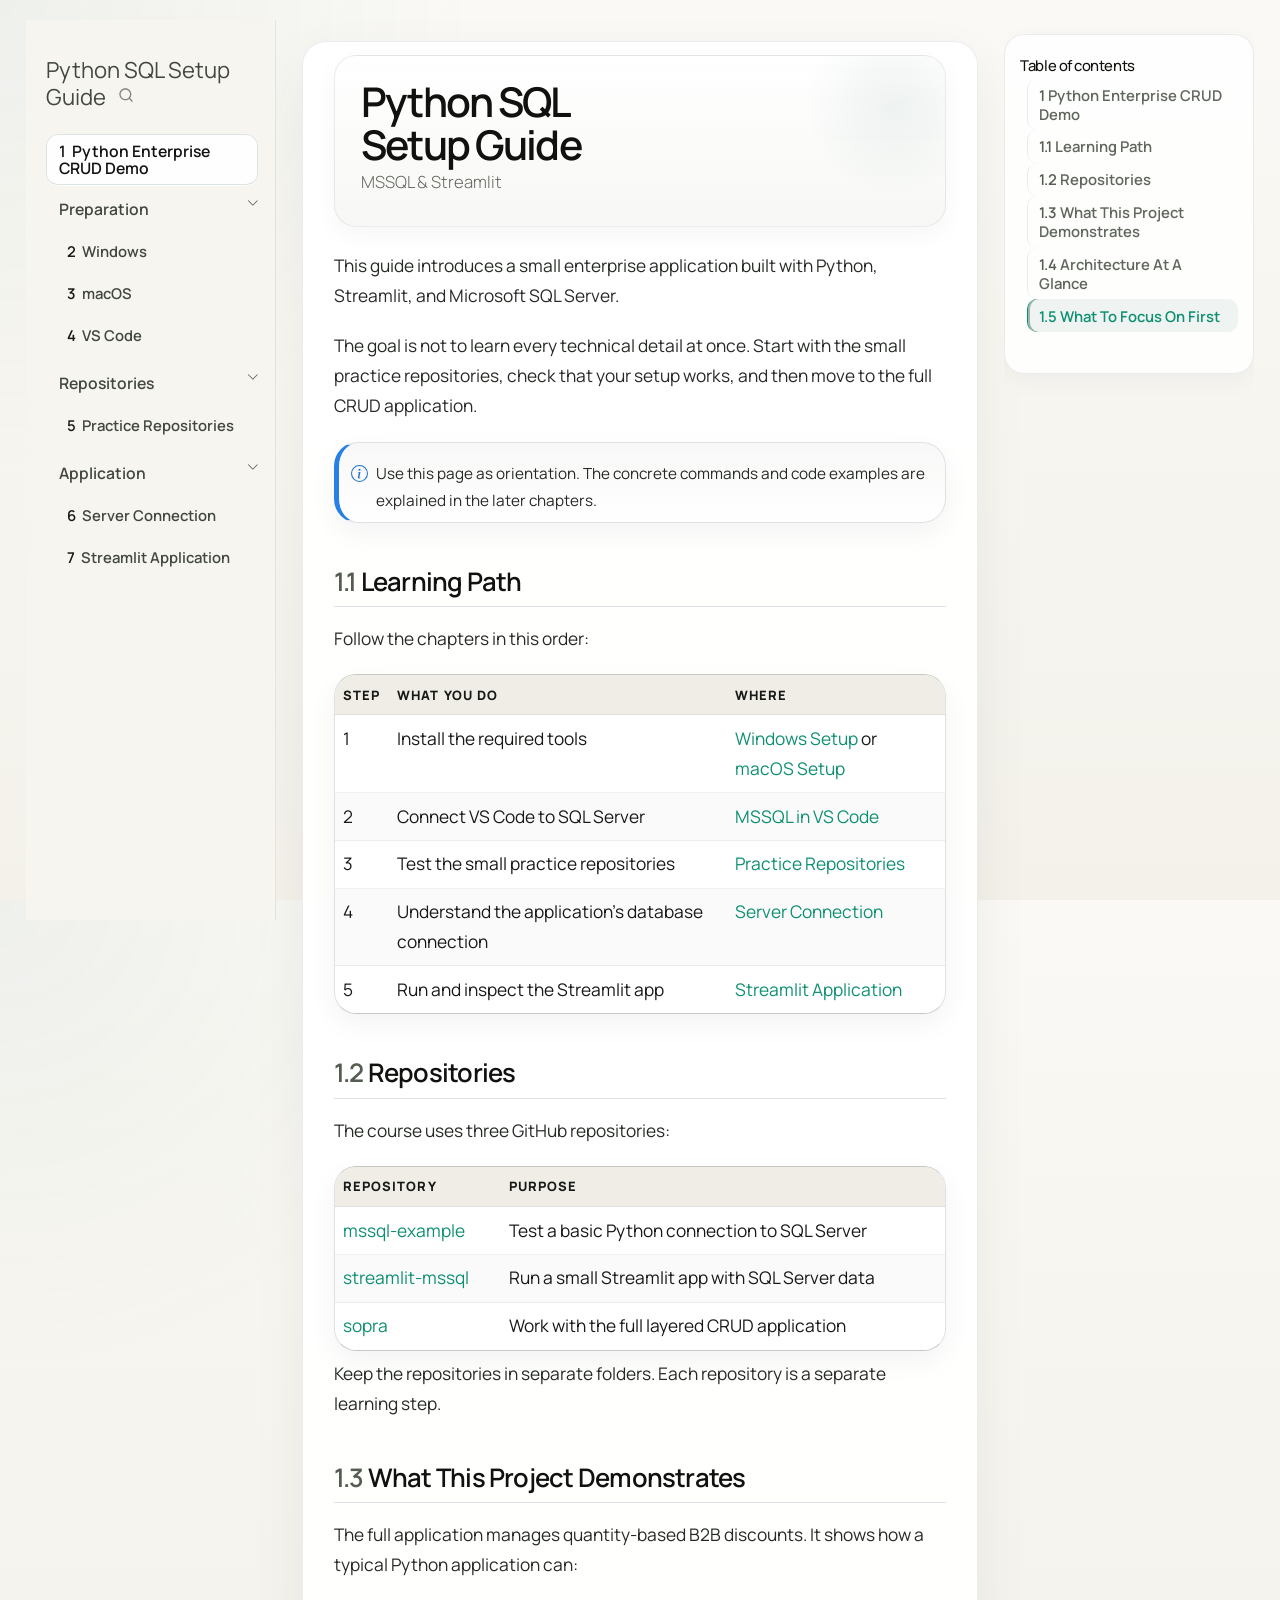
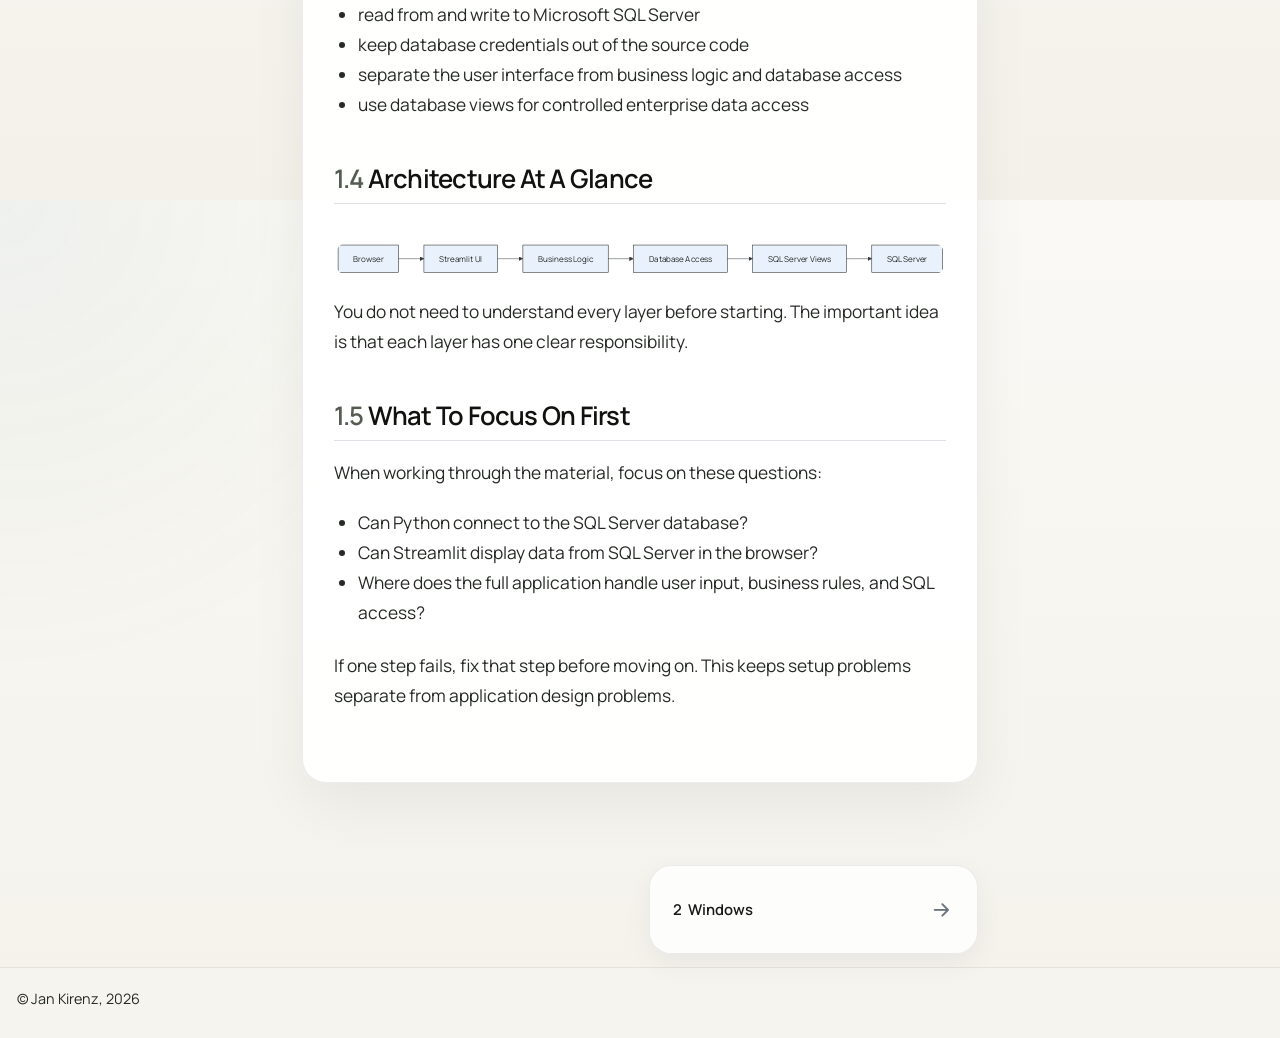
<file: index.html>
<!DOCTYPE html>
<html xmlns="http://www.w3.org/1999/xhtml" lang="en" xml:lang="en"><head>

<meta charset="utf-8">
<meta name="generator" content="quarto-1.8.27">

<meta name="viewport" content="width=device-width, initial-scale=1.0, user-scalable=yes">

<meta name="author" content="Jan Kirenz">

<title>Python SQL Setup Guide</title>
<style>
code{white-space: pre-wrap;}
span.smallcaps{font-variant: small-caps;}
div.columns{display: flex; gap: min(4vw, 1.5em);}
div.column{flex: auto; overflow-x: auto;}
div.hanging-indent{margin-left: 1.5em; text-indent: -1.5em;}
ul.task-list{list-style: none;}
ul.task-list li input[type="checkbox"] {
  width: 0.8em;
  margin: 0 0.8em 0.2em -1em; /* quarto-specific, see https://github.com/quarto-dev/quarto-cli/issues/4556 */ 
  vertical-align: middle;
}
</style>


<script src="site_libs/quarto-nav/quarto-nav.js"></script>
<script src="site_libs/quarto-nav/headroom.min.js"></script>
<script src="site_libs/clipboard/clipboard.min.js"></script>
<script src="site_libs/quarto-search/autocomplete.umd.js"></script>
<script src="site_libs/quarto-search/fuse.min.js"></script>
<script src="site_libs/quarto-search/quarto-search.js"></script>
<meta name="quarto:offset" content="./">
<link href="./windows-setup.html" rel="next">
<script src="site_libs/quarto-html/quarto.js" type="module"></script>
<script src="site_libs/quarto-html/tabsets/tabsets.js" type="module"></script>
<script src="site_libs/quarto-html/axe/axe-check.js" type="module"></script>
<script src="site_libs/quarto-html/popper.min.js"></script>
<script src="site_libs/quarto-html/tippy.umd.min.js"></script>
<script src="site_libs/quarto-html/anchor.min.js"></script>
<link href="site_libs/quarto-html/tippy.css" rel="stylesheet">
<link href="site_libs/quarto-html/quarto-syntax-highlighting-a8f83c6add4bed76711a7100e5df97c0.css" rel="stylesheet" id="quarto-text-highlighting-styles">
<script src="site_libs/bootstrap/bootstrap.min.js"></script>
<link href="site_libs/bootstrap/bootstrap-icons.css" rel="stylesheet">
<link href="site_libs/bootstrap/bootstrap-d44f74c4fc11d621972452c195799036.min.css" rel="stylesheet" append-hash="true" id="quarto-bootstrap" data-mode="light">
<script id="quarto-search-options" type="application/json">{
  "location": "sidebar",
  "copy-button": false,
  "collapse-after": 3,
  "panel-placement": "start",
  "type": "overlay",
  "limit": 50,
  "keyboard-shortcut": [
    "f",
    "/",
    "s"
  ],
  "language": {
    "search-no-results-text": "No results",
    "search-matching-documents-text": "matching documents",
    "search-copy-link-title": "Copy link to search",
    "search-hide-matches-text": "Hide additional matches",
    "search-more-match-text": "more match in this document",
    "search-more-matches-text": "more matches in this document",
    "search-clear-button-title": "Clear",
    "search-text-placeholder": "",
    "search-detached-cancel-button-title": "Cancel",
    "search-submit-button-title": "Submit",
    "search-label": "Search"
  }
}</script>
<script src="site_libs/quarto-diagram/mermaid.min.js"></script>
<script src="site_libs/quarto-diagram/mermaid-init.js"></script>
<link href="site_libs/quarto-diagram/mermaid.css" rel="stylesheet">
<style>
.cmd-explain {
  font-weight: 600;
  margin-top: 1rem;
}
</style>


</head>

<body class="nav-sidebar floating quarto-light">

<div id="quarto-search-results"></div>
  <header id="quarto-header" class="headroom fixed-top">
  <nav class="quarto-secondary-nav">
    <div class="container-fluid d-flex">
      <button type="button" class="quarto-btn-toggle btn" data-bs-toggle="collapse" role="button" data-bs-target=".quarto-sidebar-collapse-item" aria-controls="quarto-sidebar" aria-expanded="false" aria-label="Toggle sidebar navigation" onclick="if (window.quartoToggleHeadroom) { window.quartoToggleHeadroom(); }">
        <i class="bi bi-layout-text-sidebar-reverse"></i>
      </button>
        <nav class="quarto-page-breadcrumbs" aria-label="breadcrumb"><ol class="breadcrumb"><li class="breadcrumb-item"><a href="./index.html"><span class="chapter-number">1</span>&nbsp; <span class="chapter-title">Python Enterprise CRUD Demo</span></a></li></ol></nav>
        <a class="flex-grow-1" role="navigation" data-bs-toggle="collapse" data-bs-target=".quarto-sidebar-collapse-item" aria-controls="quarto-sidebar" aria-expanded="false" aria-label="Toggle sidebar navigation" onclick="if (window.quartoToggleHeadroom) { window.quartoToggleHeadroom(); }">      
        </a>
      <button type="button" class="btn quarto-search-button" aria-label="Search" onclick="window.quartoOpenSearch();">
        <i class="bi bi-search"></i>
      </button>
    </div>
  </nav>
</header>
<!-- content -->
<div id="quarto-content" class="quarto-container page-columns page-rows-contents page-layout-article">
<!-- sidebar -->
  <nav id="quarto-sidebar" class="sidebar collapse collapse-horizontal quarto-sidebar-collapse-item sidebar-navigation floating overflow-auto">
    <div class="pt-lg-2 mt-2 text-left sidebar-header">
    <div class="sidebar-title mb-0 py-0">
      <a href="./">Python SQL Setup Guide</a> 
        <div class="sidebar-tools-main">
    <div id="quarto-search" class="quarto-navigation-tool px-1" title="Search"></div>
</div>
    </div>
      </div>
    <div class="sidebar-menu-container"> 
    <ul class="list-unstyled mt-1">
        <li class="sidebar-item">
  <div class="sidebar-item-container"> 
  <a href="./index.html" class="sidebar-item-text sidebar-link active">
 <span class="menu-text"><span class="chapter-number">1</span>&nbsp; <span class="chapter-title">Python Enterprise CRUD Demo</span></span></a>
  </div>
</li>
        <li class="sidebar-item sidebar-item-section">
      <div class="sidebar-item-container"> 
            <a class="sidebar-item-text sidebar-link text-start" data-bs-toggle="collapse" data-bs-target="#quarto-sidebar-section-1" role="navigation" aria-expanded="true">
 <span class="menu-text">Preparation</span></a>
          <a class="sidebar-item-toggle text-start" data-bs-toggle="collapse" data-bs-target="#quarto-sidebar-section-1" role="navigation" aria-expanded="true" aria-label="Toggle section">
            <i class="bi bi-chevron-right ms-2"></i>
          </a> 
      </div>
      <ul id="quarto-sidebar-section-1" class="collapse list-unstyled sidebar-section depth1 show">  
          <li class="sidebar-item">
  <div class="sidebar-item-container"> 
  <a href="./windows-setup.html" class="sidebar-item-text sidebar-link">
 <span class="menu-text"><span class="chapter-number">2</span>&nbsp; <span class="chapter-title">Windows</span></span></a>
  </div>
</li>
          <li class="sidebar-item">
  <div class="sidebar-item-container"> 
  <a href="./mac-setup.html" class="sidebar-item-text sidebar-link">
 <span class="menu-text"><span class="chapter-number">3</span>&nbsp; <span class="chapter-title">macOS</span></span></a>
  </div>
</li>
          <li class="sidebar-item">
  <div class="sidebar-item-container"> 
  <a href="./mssql-vscode.html" class="sidebar-item-text sidebar-link">
 <span class="menu-text"><span class="chapter-number">4</span>&nbsp; <span class="chapter-title">VS Code</span></span></a>
  </div>
</li>
      </ul>
  </li>
        <li class="sidebar-item sidebar-item-section">
      <div class="sidebar-item-container"> 
            <a class="sidebar-item-text sidebar-link text-start" data-bs-toggle="collapse" data-bs-target="#quarto-sidebar-section-2" role="navigation" aria-expanded="true">
 <span class="menu-text">Repositories</span></a>
          <a class="sidebar-item-toggle text-start" data-bs-toggle="collapse" data-bs-target="#quarto-sidebar-section-2" role="navigation" aria-expanded="true" aria-label="Toggle section">
            <i class="bi bi-chevron-right ms-2"></i>
          </a> 
      </div>
      <ul id="quarto-sidebar-section-2" class="collapse list-unstyled sidebar-section depth1 show">  
          <li class="sidebar-item">
  <div class="sidebar-item-container"> 
  <a href="./practice-repositories.html" class="sidebar-item-text sidebar-link">
 <span class="menu-text"><span class="chapter-number">5</span>&nbsp; <span class="chapter-title">Practice Repositories</span></span></a>
  </div>
</li>
      </ul>
  </li>
        <li class="sidebar-item sidebar-item-section">
      <div class="sidebar-item-container"> 
            <a class="sidebar-item-text sidebar-link text-start" data-bs-toggle="collapse" data-bs-target="#quarto-sidebar-section-3" role="navigation" aria-expanded="true">
 <span class="menu-text">Application</span></a>
          <a class="sidebar-item-toggle text-start" data-bs-toggle="collapse" data-bs-target="#quarto-sidebar-section-3" role="navigation" aria-expanded="true" aria-label="Toggle section">
            <i class="bi bi-chevron-right ms-2"></i>
          </a> 
      </div>
      <ul id="quarto-sidebar-section-3" class="collapse list-unstyled sidebar-section depth1 show">  
          <li class="sidebar-item">
  <div class="sidebar-item-container"> 
  <a href="./mssql-connection.html" class="sidebar-item-text sidebar-link">
 <span class="menu-text"><span class="chapter-number">6</span>&nbsp; <span class="chapter-title">Server Connection</span></span></a>
  </div>
</li>
          <li class="sidebar-item">
  <div class="sidebar-item-container"> 
  <a href="./streamlit.html" class="sidebar-item-text sidebar-link">
 <span class="menu-text"><span class="chapter-number">7</span>&nbsp; <span class="chapter-title">Streamlit Application</span></span></a>
  </div>
</li>
      </ul>
  </li>
    </ul>
    </div>
</nav>
<div id="quarto-sidebar-glass" class="quarto-sidebar-collapse-item" data-bs-toggle="collapse" data-bs-target=".quarto-sidebar-collapse-item"></div>
<!-- margin-sidebar -->
    <div id="quarto-margin-sidebar" class="sidebar margin-sidebar">
        <nav id="TOC" role="doc-toc" class="toc-active">
    <h2 id="toc-title">Table of contents</h2>
   
  <ul>
  <li><a href="#python-enterprise-crud-demo" id="toc-python-enterprise-crud-demo" class="nav-link active" data-scroll-target="#python-enterprise-crud-demo"><span class="header-section-number">1</span> Python Enterprise CRUD Demo</a>
  <ul class="collapse">
  <li><a href="#learning-path" id="toc-learning-path" class="nav-link" data-scroll-target="#learning-path"><span class="header-section-number">1.1</span> Learning Path</a></li>
  <li><a href="#repositories" id="toc-repositories" class="nav-link" data-scroll-target="#repositories"><span class="header-section-number">1.2</span> Repositories</a></li>
  <li><a href="#what-this-project-demonstrates" id="toc-what-this-project-demonstrates" class="nav-link" data-scroll-target="#what-this-project-demonstrates"><span class="header-section-number">1.3</span> What This Project Demonstrates</a></li>
  <li><a href="#architecture-at-a-glance" id="toc-architecture-at-a-glance" class="nav-link" data-scroll-target="#architecture-at-a-glance"><span class="header-section-number">1.4</span> Architecture At A Glance</a></li>
  <li><a href="#what-to-focus-on-first" id="toc-what-to-focus-on-first" class="nav-link" data-scroll-target="#what-to-focus-on-first"><span class="header-section-number">1.5</span> What To Focus On First</a></li>
  </ul></li>
  </ul>
</nav>
    </div>
<!-- main -->
<main class="content" id="quarto-document-content">

<header id="title-block-header" class="quarto-title-block default">
<div class="quarto-title">
<h1 class="title">Python SQL Setup Guide</h1>
<p class="subtitle lead">MSSQL &amp; Streamlit</p>
</div>



<div class="quarto-title-meta">

    
  
    
  </div>
  


</header>


<section id="python-enterprise-crud-demo" class="level1" data-number="1">
<h1 data-number="1"><span class="header-section-number">1</span> Python Enterprise CRUD Demo</h1>
<p>This guide introduces a small enterprise application built with Python, Streamlit, and Microsoft SQL Server.</p>
<p>The goal is not to learn every technical detail at once. Start with the small practice repositories, check that your setup works, and then move to the full CRUD application.</p>
<div class="callout callout-style-simple callout-note">
<div class="callout-body d-flex">
<div class="callout-icon-container">
<i class="callout-icon"></i>
</div>
<div class="callout-body-container">
<p>Use this page as orientation. The concrete commands and code examples are explained in the later chapters.</p>
</div>
</div>
</div>
<section id="learning-path" class="level2" data-number="1.1">
<h2 data-number="1.1" class="anchored" data-anchor-id="learning-path"><span class="header-section-number">1.1</span> Learning Path</h2>
<p>Follow the chapters in this order:</p>
<table class="caption-top table">
<thead>
<tr class="header">
<th>Step</th>
<th>What you do</th>
<th>Where</th>
</tr>
</thead>
<tbody>
<tr class="odd">
<td>1</td>
<td>Install the required tools</td>
<td><a href="./windows-setup.html">Windows Setup</a> or <a href="./mac-setup.html">macOS Setup</a></td>
</tr>
<tr class="even">
<td>2</td>
<td>Connect VS Code to SQL Server</td>
<td><a href="./mssql-vscode.html">MSSQL in VS Code</a></td>
</tr>
<tr class="odd">
<td>3</td>
<td>Test the small practice repositories</td>
<td><a href="./practice-repositories.html">Practice Repositories</a></td>
</tr>
<tr class="even">
<td>4</td>
<td>Understand the application’s database connection</td>
<td><a href="./mssql-connection.html">Server Connection</a></td>
</tr>
<tr class="odd">
<td>5</td>
<td>Run and inspect the Streamlit app</td>
<td><a href="./streamlit.html">Streamlit Application</a></td>
</tr>
</tbody>
</table>
</section>
<section id="repositories" class="level2" data-number="1.2">
<h2 data-number="1.2" class="anchored" data-anchor-id="repositories"><span class="header-section-number">1.2</span> Repositories</h2>
<p>The course uses three GitHub repositories:</p>
<table class="caption-top table">
<thead>
<tr class="header">
<th>Repository</th>
<th>Purpose</th>
</tr>
</thead>
<tbody>
<tr class="odd">
<td><a href="https://github.com/kirenz/mssql-example">mssql-example</a></td>
<td>Test a basic Python connection to SQL Server</td>
</tr>
<tr class="even">
<td><a href="https://github.com/kirenz/streamlit-mssql">streamlit-mssql</a></td>
<td>Run a small Streamlit app with SQL Server data</td>
</tr>
<tr class="odd">
<td><a href="https://github.com/kirenz/sopra">sopra</a></td>
<td>Work with the full layered CRUD application</td>
</tr>
</tbody>
</table>
<p>Keep the repositories in separate folders. Each repository is a separate learning step.</p>
</section>
<section id="what-this-project-demonstrates" class="level2" data-number="1.3">
<h2 data-number="1.3" class="anchored" data-anchor-id="what-this-project-demonstrates"><span class="header-section-number">1.3</span> What This Project Demonstrates</h2>
<p>The full application manages quantity-based B2B discounts. It shows how a typical Python application can:</p>
<ul>
<li>read from and write to Microsoft SQL Server</li>
<li>keep database credentials out of the source code</li>
<li>separate the user interface from business logic and database access</li>
<li>use database views for controlled enterprise data access</li>
</ul>
</section>
<section id="architecture-at-a-glance" class="level2" data-number="1.4">
<h2 data-number="1.4" class="anchored" data-anchor-id="architecture-at-a-glance"><span class="header-section-number">1.4</span> Architecture At A Glance</h2>
<div class="cell" data-layout-align="default">
<div class="cell-output-display">
<div>
<p></p><figure class="figure"><p></p>
<div>
<pre class="mermaid mermaid-js">flowchart LR
    U["Browser"] --&gt; A["Streamlit UI"]
    A --&gt; B["Business Logic"]
    B --&gt; C["Database Access"]
    C --&gt; D["SQL Server Views"]
    D --&gt; E["SQL Server"]
</pre>
</div>
<p></p></figure><p></p>
</div>
</div>
</div>
<p>You do not need to understand every layer before starting. The important idea is that each layer has one clear responsibility.</p>
</section>
<section id="what-to-focus-on-first" class="level2" data-number="1.5">
<h2 data-number="1.5" class="anchored" data-anchor-id="what-to-focus-on-first"><span class="header-section-number">1.5</span> What To Focus On First</h2>
<p>When working through the material, focus on these questions:</p>
<ul>
<li>Can Python connect to the SQL Server database?</li>
<li>Can Streamlit display data from SQL Server in the browser?</li>
<li>Where does the full application handle user input, business rules, and SQL access?</li>
</ul>
<p>If one step fails, fix that step before moving on. This keeps setup problems separate from application design problems.</p>


</section>
</section>

</main> <!-- /main -->
<script id="quarto-html-after-body" type="application/javascript">
  window.document.addEventListener("DOMContentLoaded", function (event) {
    const icon = "";
    const anchorJS = new window.AnchorJS();
    anchorJS.options = {
      placement: 'right',
      icon: icon
    };
    anchorJS.add('.anchored');
    const isCodeAnnotation = (el) => {
      for (const clz of el.classList) {
        if (clz.startsWith('code-annotation-')) {                     
          return true;
        }
      }
      return false;
    }
    const onCopySuccess = function(e) {
      // button target
      const button = e.trigger;
      // don't keep focus
      button.blur();
      // flash "checked"
      button.classList.add('code-copy-button-checked');
      var currentTitle = button.getAttribute("title");
      button.setAttribute("title", "Copied!");
      let tooltip;
      if (window.bootstrap) {
        button.setAttribute("data-bs-toggle", "tooltip");
        button.setAttribute("data-bs-placement", "left");
        button.setAttribute("data-bs-title", "Copied!");
        tooltip = new bootstrap.Tooltip(button, 
          { trigger: "manual", 
            customClass: "code-copy-button-tooltip",
            offset: [0, -8]});
        tooltip.show();    
      }
      setTimeout(function() {
        if (tooltip) {
          tooltip.hide();
          button.removeAttribute("data-bs-title");
          button.removeAttribute("data-bs-toggle");
          button.removeAttribute("data-bs-placement");
        }
        button.setAttribute("title", currentTitle);
        button.classList.remove('code-copy-button-checked');
      }, 1000);
      // clear code selection
      e.clearSelection();
    }
    const getTextToCopy = function(trigger) {
      const outerScaffold = trigger.parentElement.cloneNode(true);
      const codeEl = outerScaffold.querySelector('code');
      for (const childEl of codeEl.children) {
        if (isCodeAnnotation(childEl)) {
          childEl.remove();
        }
      }
      return codeEl.innerText;
    }
    const clipboard = new window.ClipboardJS('.code-copy-button:not([data-in-quarto-modal])', {
      text: getTextToCopy
    });
    clipboard.on('success', onCopySuccess);
    if (window.document.getElementById('quarto-embedded-source-code-modal')) {
      const clipboardModal = new window.ClipboardJS('.code-copy-button[data-in-quarto-modal]', {
        text: getTextToCopy,
        container: window.document.getElementById('quarto-embedded-source-code-modal')
      });
      clipboardModal.on('success', onCopySuccess);
    }
      var localhostRegex = new RegExp(/^(?:http|https):\/\/localhost\:?[0-9]*\//);
      var mailtoRegex = new RegExp(/^mailto:/);
        var filterRegex = new RegExp('/' + window.location.host + '/');
      var isInternal = (href) => {
          return filterRegex.test(href) || localhostRegex.test(href) || mailtoRegex.test(href);
      }
      // Inspect non-navigation links and adorn them if external
     var links = window.document.querySelectorAll('a[href]:not(.nav-link):not(.navbar-brand):not(.toc-action):not(.sidebar-link):not(.sidebar-item-toggle):not(.pagination-link):not(.no-external):not([aria-hidden]):not(.dropdown-item):not(.quarto-navigation-tool):not(.about-link)');
      for (var i=0; i<links.length; i++) {
        const link = links[i];
        if (!isInternal(link.href)) {
          // undo the damage that might have been done by quarto-nav.js in the case of
          // links that we want to consider external
          if (link.dataset.originalHref !== undefined) {
            link.href = link.dataset.originalHref;
          }
        }
      }
    function tippyHover(el, contentFn, onTriggerFn, onUntriggerFn) {
      const config = {
        allowHTML: true,
        maxWidth: 500,
        delay: 100,
        arrow: false,
        appendTo: function(el) {
            return el.parentElement;
        },
        interactive: true,
        interactiveBorder: 10,
        theme: 'quarto',
        placement: 'bottom-start',
      };
      if (contentFn) {
        config.content = contentFn;
      }
      if (onTriggerFn) {
        config.onTrigger = onTriggerFn;
      }
      if (onUntriggerFn) {
        config.onUntrigger = onUntriggerFn;
      }
      window.tippy(el, config); 
    }
    const noterefs = window.document.querySelectorAll('a[role="doc-noteref"]');
    for (var i=0; i<noterefs.length; i++) {
      const ref = noterefs[i];
      tippyHover(ref, function() {
        // use id or data attribute instead here
        let href = ref.getAttribute('data-footnote-href') || ref.getAttribute('href');
        try { href = new URL(href).hash; } catch {}
        const id = href.replace(/^#\/?/, "");
        const note = window.document.getElementById(id);
        if (note) {
          return note.innerHTML;
        } else {
          return "";
        }
      });
    }
    const xrefs = window.document.querySelectorAll('a.quarto-xref');
    const processXRef = (id, note) => {
      // Strip column container classes
      const stripColumnClz = (el) => {
        el.classList.remove("page-full", "page-columns");
        if (el.children) {
          for (const child of el.children) {
            stripColumnClz(child);
          }
        }
      }
      stripColumnClz(note)
      if (id === null || id.startsWith('sec-')) {
        // Special case sections, only their first couple elements
        const container = document.createElement("div");
        if (note.children && note.children.length > 2) {
          container.appendChild(note.children[0].cloneNode(true));
          for (let i = 1; i < note.children.length; i++) {
            const child = note.children[i];
            if (child.tagName === "P" && child.innerText === "") {
              continue;
            } else {
              container.appendChild(child.cloneNode(true));
              break;
            }
          }
          if (window.Quarto?.typesetMath) {
            window.Quarto.typesetMath(container);
          }
          return container.innerHTML
        } else {
          if (window.Quarto?.typesetMath) {
            window.Quarto.typesetMath(note);
          }
          return note.innerHTML;
        }
      } else {
        // Remove any anchor links if they are present
        const anchorLink = note.querySelector('a.anchorjs-link');
        if (anchorLink) {
          anchorLink.remove();
        }
        if (window.Quarto?.typesetMath) {
          window.Quarto.typesetMath(note);
        }
        if (note.classList.contains("callout")) {
          return note.outerHTML;
        } else {
          return note.innerHTML;
        }
      }
    }
    for (var i=0; i<xrefs.length; i++) {
      const xref = xrefs[i];
      tippyHover(xref, undefined, function(instance) {
        instance.disable();
        let url = xref.getAttribute('href');
        let hash = undefined; 
        if (url.startsWith('#')) {
          hash = url;
        } else {
          try { hash = new URL(url).hash; } catch {}
        }
        if (hash) {
          const id = hash.replace(/^#\/?/, "");
          const note = window.document.getElementById(id);
          if (note !== null) {
            try {
              const html = processXRef(id, note.cloneNode(true));
              instance.setContent(html);
            } finally {
              instance.enable();
              instance.show();
            }
          } else {
            // See if we can fetch this
            fetch(url.split('#')[0])
            .then(res => res.text())
            .then(html => {
              const parser = new DOMParser();
              const htmlDoc = parser.parseFromString(html, "text/html");
              const note = htmlDoc.getElementById(id);
              if (note !== null) {
                const html = processXRef(id, note);
                instance.setContent(html);
              } 
            }).finally(() => {
              instance.enable();
              instance.show();
            });
          }
        } else {
          // See if we can fetch a full url (with no hash to target)
          // This is a special case and we should probably do some content thinning / targeting
          fetch(url)
          .then(res => res.text())
          .then(html => {
            const parser = new DOMParser();
            const htmlDoc = parser.parseFromString(html, "text/html");
            const note = htmlDoc.querySelector('main.content');
            if (note !== null) {
              // This should only happen for chapter cross references
              // (since there is no id in the URL)
              // remove the first header
              if (note.children.length > 0 && note.children[0].tagName === "HEADER") {
                note.children[0].remove();
              }
              const html = processXRef(null, note);
              instance.setContent(html);
            } 
          }).finally(() => {
            instance.enable();
            instance.show();
          });
        }
      }, function(instance) {
      });
    }
        let selectedAnnoteEl;
        const selectorForAnnotation = ( cell, annotation) => {
          let cellAttr = 'data-code-cell="' + cell + '"';
          let lineAttr = 'data-code-annotation="' +  annotation + '"';
          const selector = 'span[' + cellAttr + '][' + lineAttr + ']';
          return selector;
        }
        const selectCodeLines = (annoteEl) => {
          const doc = window.document;
          const targetCell = annoteEl.getAttribute("data-target-cell");
          const targetAnnotation = annoteEl.getAttribute("data-target-annotation");
          const annoteSpan = window.document.querySelector(selectorForAnnotation(targetCell, targetAnnotation));
          const lines = annoteSpan.getAttribute("data-code-lines").split(",");
          const lineIds = lines.map((line) => {
            return targetCell + "-" + line;
          })
          let top = null;
          let height = null;
          let parent = null;
          if (lineIds.length > 0) {
              //compute the position of the single el (top and bottom and make a div)
              const el = window.document.getElementById(lineIds[0]);
              top = el.offsetTop;
              height = el.offsetHeight;
              parent = el.parentElement.parentElement;
            if (lineIds.length > 1) {
              const lastEl = window.document.getElementById(lineIds[lineIds.length - 1]);
              const bottom = lastEl.offsetTop + lastEl.offsetHeight;
              height = bottom - top;
            }
            if (top !== null && height !== null && parent !== null) {
              // cook up a div (if necessary) and position it 
              let div = window.document.getElementById("code-annotation-line-highlight");
              if (div === null) {
                div = window.document.createElement("div");
                div.setAttribute("id", "code-annotation-line-highlight");
                div.style.position = 'absolute';
                parent.appendChild(div);
              }
              div.style.top = top - 2 + "px";
              div.style.height = height + 4 + "px";
              div.style.left = 0;
              let gutterDiv = window.document.getElementById("code-annotation-line-highlight-gutter");
              if (gutterDiv === null) {
                gutterDiv = window.document.createElement("div");
                gutterDiv.setAttribute("id", "code-annotation-line-highlight-gutter");
                gutterDiv.style.position = 'absolute';
                const codeCell = window.document.getElementById(targetCell);
                const gutter = codeCell.querySelector('.code-annotation-gutter');
                gutter.appendChild(gutterDiv);
              }
              gutterDiv.style.top = top - 2 + "px";
              gutterDiv.style.height = height + 4 + "px";
            }
            selectedAnnoteEl = annoteEl;
          }
        };
        const unselectCodeLines = () => {
          const elementsIds = ["code-annotation-line-highlight", "code-annotation-line-highlight-gutter"];
          elementsIds.forEach((elId) => {
            const div = window.document.getElementById(elId);
            if (div) {
              div.remove();
            }
          });
          selectedAnnoteEl = undefined;
        };
          // Handle positioning of the toggle
      window.addEventListener(
        "resize",
        throttle(() => {
          elRect = undefined;
          if (selectedAnnoteEl) {
            selectCodeLines(selectedAnnoteEl);
          }
        }, 10)
      );
      function throttle(fn, ms) {
      let throttle = false;
      let timer;
        return (...args) => {
          if(!throttle) { // first call gets through
              fn.apply(this, args);
              throttle = true;
          } else { // all the others get throttled
              if(timer) clearTimeout(timer); // cancel #2
              timer = setTimeout(() => {
                fn.apply(this, args);
                timer = throttle = false;
              }, ms);
          }
        };
      }
        // Attach click handler to the DT
        const annoteDls = window.document.querySelectorAll('dt[data-target-cell]');
        for (const annoteDlNode of annoteDls) {
          annoteDlNode.addEventListener('click', (event) => {
            const clickedEl = event.target;
            if (clickedEl !== selectedAnnoteEl) {
              unselectCodeLines();
              const activeEl = window.document.querySelector('dt[data-target-cell].code-annotation-active');
              if (activeEl) {
                activeEl.classList.remove('code-annotation-active');
              }
              selectCodeLines(clickedEl);
              clickedEl.classList.add('code-annotation-active');
            } else {
              // Unselect the line
              unselectCodeLines();
              clickedEl.classList.remove('code-annotation-active');
            }
          });
        }
    const findCites = (el) => {
      const parentEl = el.parentElement;
      if (parentEl) {
        const cites = parentEl.dataset.cites;
        if (cites) {
          return {
            el,
            cites: cites.split(' ')
          };
        } else {
          return findCites(el.parentElement)
        }
      } else {
        return undefined;
      }
    };
    var bibliorefs = window.document.querySelectorAll('a[role="doc-biblioref"]');
    for (var i=0; i<bibliorefs.length; i++) {
      const ref = bibliorefs[i];
      const citeInfo = findCites(ref);
      if (citeInfo) {
        tippyHover(citeInfo.el, function() {
          var popup = window.document.createElement('div');
          citeInfo.cites.forEach(function(cite) {
            var citeDiv = window.document.createElement('div');
            citeDiv.classList.add('hanging-indent');
            citeDiv.classList.add('csl-entry');
            var biblioDiv = window.document.getElementById('ref-' + cite);
            if (biblioDiv) {
              citeDiv.innerHTML = biblioDiv.innerHTML;
            }
            popup.appendChild(citeDiv);
          });
          return popup.innerHTML;
        });
      }
    }
  });
  </script>
<nav class="page-navigation">
  <div class="nav-page nav-page-previous">
  </div>
  <div class="nav-page nav-page-next">
      <a href="./windows-setup.html" class="pagination-link" aria-label="Windows">
        <span class="nav-page-text"><span class="chapter-number">2</span>&nbsp; <span class="chapter-title">Windows</span></span> <i class="bi bi-arrow-right-short"></i>
      </a>
  </div>
</nav>
</div> <!-- /content -->
<footer class="footer">
  <div class="nav-footer">
    <div class="nav-footer-left">
<p>© Jan Kirenz, 2026</p>
</div>   
    <div class="nav-footer-center">
      &nbsp;
    </div>
    <div class="nav-footer-right">
      &nbsp;
    </div>
  </div>
</footer>




</body></html>
</file>
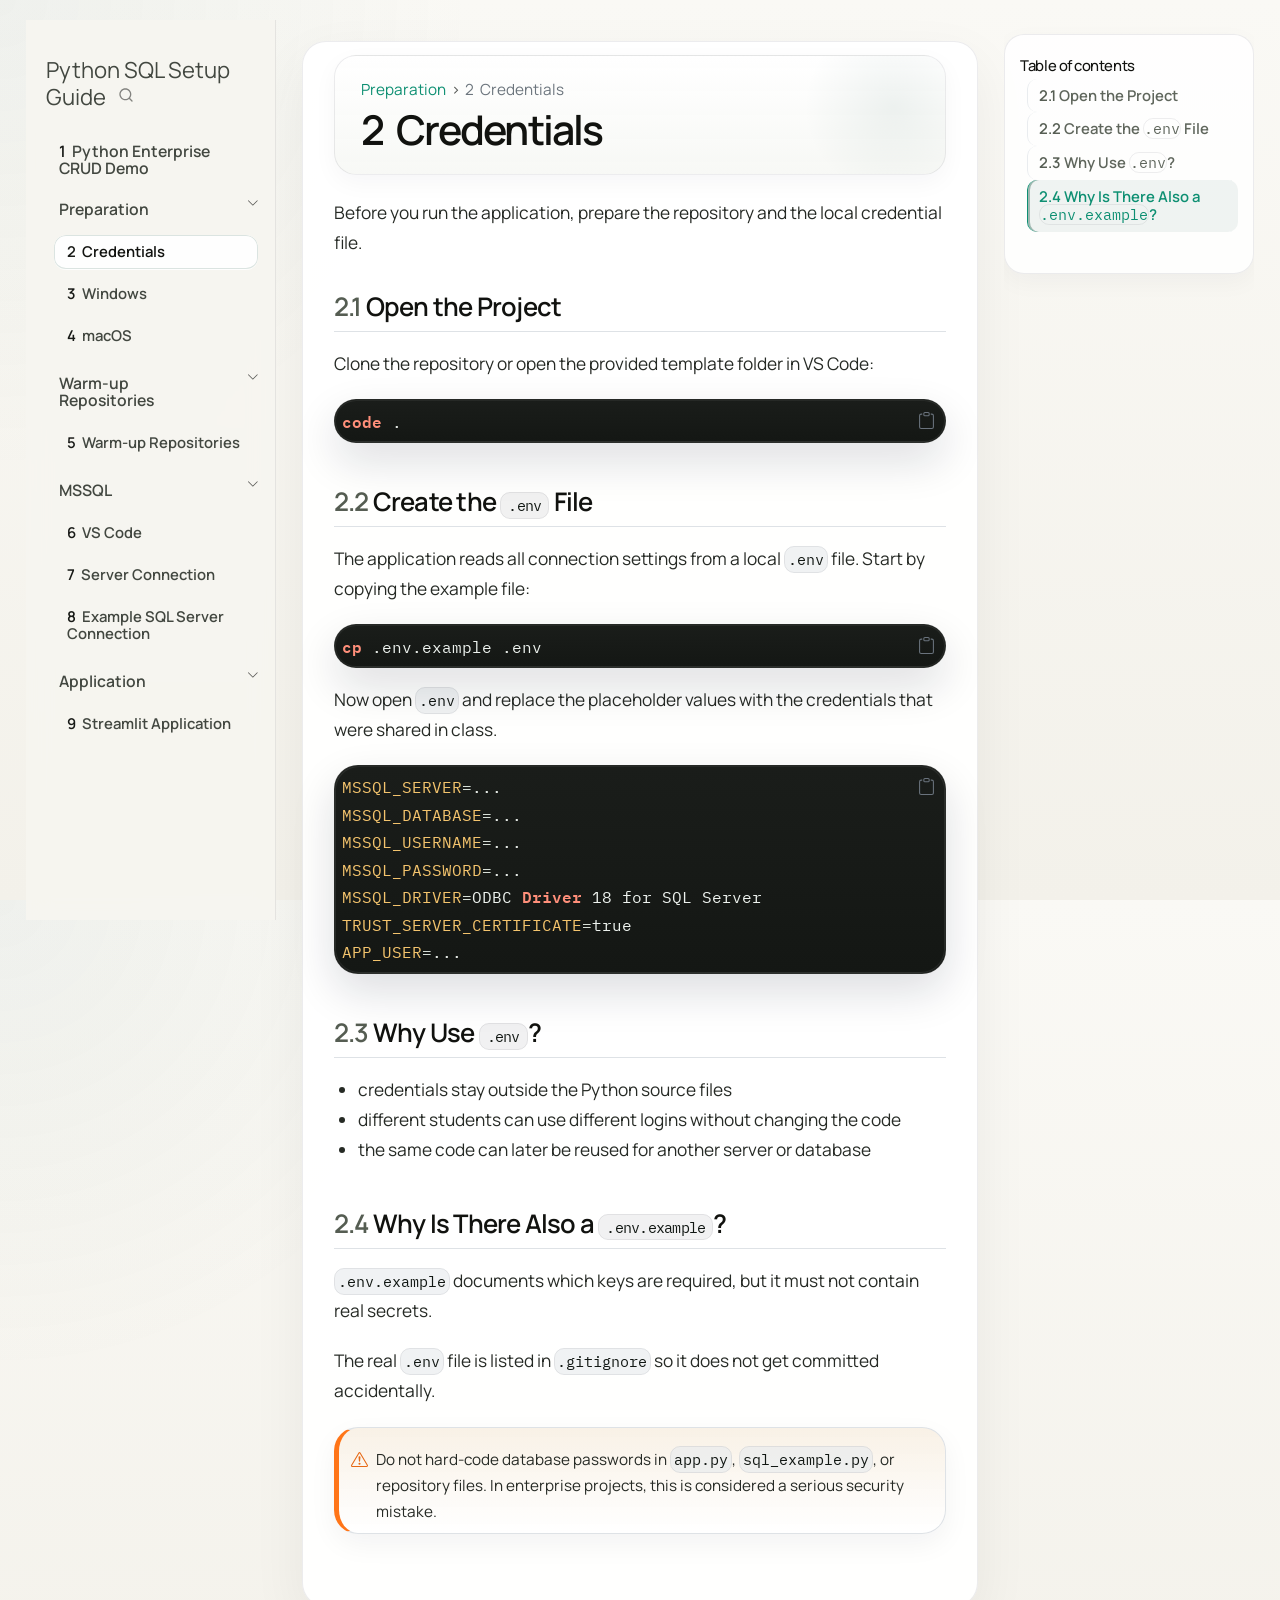
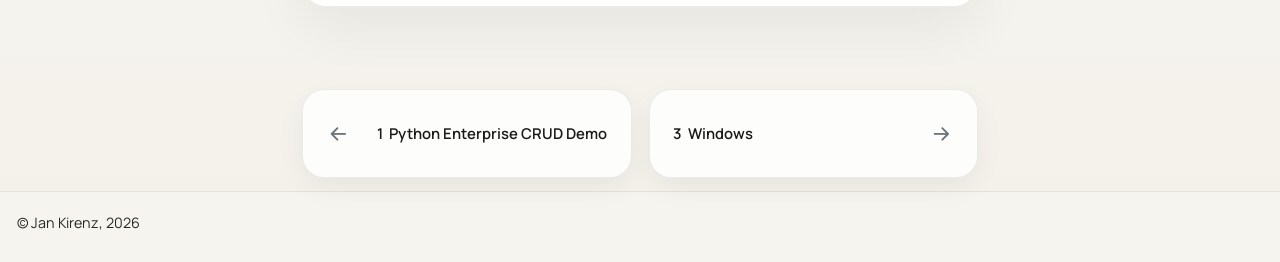
<file: accounts.html>
<!DOCTYPE html>
<html xmlns="http://www.w3.org/1999/xhtml" lang="en" xml:lang="en"><head>

<meta charset="utf-8">
<meta name="generator" content="quarto-1.8.27">

<meta name="viewport" content="width=device-width, initial-scale=1.0, user-scalable=yes">

<meta name="author" content="Jan Kirenz">

<title>2&nbsp; Credentials – Python SQL Setup Guide</title>
<style>
code{white-space: pre-wrap;}
span.smallcaps{font-variant: small-caps;}
div.columns{display: flex; gap: min(4vw, 1.5em);}
div.column{flex: auto; overflow-x: auto;}
div.hanging-indent{margin-left: 1.5em; text-indent: -1.5em;}
ul.task-list{list-style: none;}
ul.task-list li input[type="checkbox"] {
  width: 0.8em;
  margin: 0 0.8em 0.2em -1em; /* quarto-specific, see https://github.com/quarto-dev/quarto-cli/issues/4556 */ 
  vertical-align: middle;
}
/* CSS for syntax highlighting */
html { -webkit-text-size-adjust: 100%; }
pre > code.sourceCode { white-space: pre; position: relative; }
pre > code.sourceCode > span { display: inline-block; line-height: 1.25; }
pre > code.sourceCode > span:empty { height: 1.2em; }
.sourceCode { overflow: visible; }
code.sourceCode > span { color: inherit; text-decoration: inherit; }
div.sourceCode { margin: 1em 0; }
pre.sourceCode { margin: 0; }
@media screen {
div.sourceCode { overflow: auto; }
}
@media print {
pre > code.sourceCode { white-space: pre-wrap; }
pre > code.sourceCode > span { text-indent: -5em; padding-left: 5em; }
}
pre.numberSource code
  { counter-reset: source-line 0; }
pre.numberSource code > span
  { position: relative; left: -4em; counter-increment: source-line; }
pre.numberSource code > span > a:first-child::before
  { content: counter(source-line);
    position: relative; left: -1em; text-align: right; vertical-align: baseline;
    border: none; display: inline-block;
    -webkit-touch-callout: none; -webkit-user-select: none;
    -khtml-user-select: none; -moz-user-select: none;
    -ms-user-select: none; user-select: none;
    padding: 0 4px; width: 4em;
  }
pre.numberSource { margin-left: 3em;  padding-left: 4px; }
div.sourceCode
  {   }
@media screen {
pre > code.sourceCode > span > a:first-child::before { text-decoration: underline; }
}
</style>


<script src="site_libs/quarto-nav/quarto-nav.js"></script>
<script src="site_libs/quarto-nav/headroom.min.js"></script>
<script src="site_libs/clipboard/clipboard.min.js"></script>
<script src="site_libs/quarto-search/autocomplete.umd.js"></script>
<script src="site_libs/quarto-search/fuse.min.js"></script>
<script src="site_libs/quarto-search/quarto-search.js"></script>
<meta name="quarto:offset" content="./">
<link href="./windows-setup.html" rel="next">
<link href="./index.html" rel="prev">
<script src="site_libs/quarto-html/quarto.js" type="module"></script>
<script src="site_libs/quarto-html/tabsets/tabsets.js" type="module"></script>
<script src="site_libs/quarto-html/axe/axe-check.js" type="module"></script>
<script src="site_libs/quarto-html/popper.min.js"></script>
<script src="site_libs/quarto-html/tippy.umd.min.js"></script>
<script src="site_libs/quarto-html/anchor.min.js"></script>
<link href="site_libs/quarto-html/tippy.css" rel="stylesheet">
<link href="site_libs/quarto-html/quarto-syntax-highlighting-a8f83c6add4bed76711a7100e5df97c0.css" rel="stylesheet" id="quarto-text-highlighting-styles">
<script src="site_libs/bootstrap/bootstrap.min.js"></script>
<link href="site_libs/bootstrap/bootstrap-icons.css" rel="stylesheet">
<link href="site_libs/bootstrap/bootstrap-d44f74c4fc11d621972452c195799036.min.css" rel="stylesheet" append-hash="true" id="quarto-bootstrap" data-mode="light">
<script id="quarto-search-options" type="application/json">{
  "location": "sidebar",
  "copy-button": false,
  "collapse-after": 3,
  "panel-placement": "start",
  "type": "overlay",
  "limit": 50,
  "keyboard-shortcut": [
    "f",
    "/",
    "s"
  ],
  "language": {
    "search-no-results-text": "No results",
    "search-matching-documents-text": "matching documents",
    "search-copy-link-title": "Copy link to search",
    "search-hide-matches-text": "Hide additional matches",
    "search-more-match-text": "more match in this document",
    "search-more-matches-text": "more matches in this document",
    "search-clear-button-title": "Clear",
    "search-text-placeholder": "",
    "search-detached-cancel-button-title": "Cancel",
    "search-submit-button-title": "Submit",
    "search-label": "Search"
  }
}</script>
<style>
.cmd-explain {
  font-weight: 600;
  margin-top: 1rem;
}
</style>


</head>

<body class="nav-sidebar floating quarto-light">

<div id="quarto-search-results"></div>
  <header id="quarto-header" class="headroom fixed-top">
  <nav class="quarto-secondary-nav">
    <div class="container-fluid d-flex">
      <button type="button" class="quarto-btn-toggle btn" data-bs-toggle="collapse" role="button" data-bs-target=".quarto-sidebar-collapse-item" aria-controls="quarto-sidebar" aria-expanded="false" aria-label="Toggle sidebar navigation" onclick="if (window.quartoToggleHeadroom) { window.quartoToggleHeadroom(); }">
        <i class="bi bi-layout-text-sidebar-reverse"></i>
      </button>
        <nav class="quarto-page-breadcrumbs" aria-label="breadcrumb"><ol class="breadcrumb"><li class="breadcrumb-item"><a href="./accounts.html">Preparation</a></li><li class="breadcrumb-item"><a href="./accounts.html"><span class="chapter-number">2</span>&nbsp; <span class="chapter-title">Credentials</span></a></li></ol></nav>
        <a class="flex-grow-1" role="navigation" data-bs-toggle="collapse" data-bs-target=".quarto-sidebar-collapse-item" aria-controls="quarto-sidebar" aria-expanded="false" aria-label="Toggle sidebar navigation" onclick="if (window.quartoToggleHeadroom) { window.quartoToggleHeadroom(); }">      
        </a>
      <button type="button" class="btn quarto-search-button" aria-label="Search" onclick="window.quartoOpenSearch();">
        <i class="bi bi-search"></i>
      </button>
    </div>
  </nav>
</header>
<!-- content -->
<div id="quarto-content" class="quarto-container page-columns page-rows-contents page-layout-article">
<!-- sidebar -->
  <nav id="quarto-sidebar" class="sidebar collapse collapse-horizontal quarto-sidebar-collapse-item sidebar-navigation floating overflow-auto">
    <div class="pt-lg-2 mt-2 text-left sidebar-header">
    <div class="sidebar-title mb-0 py-0">
      <a href="./">Python SQL Setup Guide</a> 
        <div class="sidebar-tools-main">
    <div id="quarto-search" class="quarto-navigation-tool px-1" title="Search"></div>
</div>
    </div>
      </div>
    <div class="sidebar-menu-container"> 
    <ul class="list-unstyled mt-1">
        <li class="sidebar-item">
  <div class="sidebar-item-container"> 
  <a href="./index.html" class="sidebar-item-text sidebar-link">
 <span class="menu-text"><span class="chapter-number">1</span>&nbsp; <span class="chapter-title">Python Enterprise CRUD Demo</span></span></a>
  </div>
</li>
        <li class="sidebar-item sidebar-item-section">
      <div class="sidebar-item-container"> 
            <a class="sidebar-item-text sidebar-link text-start" data-bs-toggle="collapse" data-bs-target="#quarto-sidebar-section-1" role="navigation" aria-expanded="true">
 <span class="menu-text">Preparation</span></a>
          <a class="sidebar-item-toggle text-start" data-bs-toggle="collapse" data-bs-target="#quarto-sidebar-section-1" role="navigation" aria-expanded="true" aria-label="Toggle section">
            <i class="bi bi-chevron-right ms-2"></i>
          </a> 
      </div>
      <ul id="quarto-sidebar-section-1" class="collapse list-unstyled sidebar-section depth1 show">  
          <li class="sidebar-item">
  <div class="sidebar-item-container"> 
  <a href="./accounts.html" class="sidebar-item-text sidebar-link active">
 <span class="menu-text"><span class="chapter-number">2</span>&nbsp; <span class="chapter-title">Credentials</span></span></a>
  </div>
</li>
          <li class="sidebar-item">
  <div class="sidebar-item-container"> 
  <a href="./windows-setup.html" class="sidebar-item-text sidebar-link">
 <span class="menu-text"><span class="chapter-number">3</span>&nbsp; <span class="chapter-title">Windows</span></span></a>
  </div>
</li>
          <li class="sidebar-item">
  <div class="sidebar-item-container"> 
  <a href="./mac-setup.html" class="sidebar-item-text sidebar-link">
 <span class="menu-text"><span class="chapter-number">4</span>&nbsp; <span class="chapter-title">macOS</span></span></a>
  </div>
</li>
      </ul>
  </li>
        <li class="sidebar-item sidebar-item-section">
      <div class="sidebar-item-container"> 
            <a class="sidebar-item-text sidebar-link text-start" data-bs-toggle="collapse" data-bs-target="#quarto-sidebar-section-2" role="navigation" aria-expanded="true">
 <span class="menu-text">Warm-up Repositories</span></a>
          <a class="sidebar-item-toggle text-start" data-bs-toggle="collapse" data-bs-target="#quarto-sidebar-section-2" role="navigation" aria-expanded="true" aria-label="Toggle section">
            <i class="bi bi-chevron-right ms-2"></i>
          </a> 
      </div>
      <ul id="quarto-sidebar-section-2" class="collapse list-unstyled sidebar-section depth1 show">  
          <li class="sidebar-item">
  <div class="sidebar-item-container"> 
  <a href="./practice-repositories.html" class="sidebar-item-text sidebar-link">
 <span class="menu-text"><span class="chapter-number">5</span>&nbsp; <span class="chapter-title">Warm-up Repositories</span></span></a>
  </div>
</li>
      </ul>
  </li>
        <li class="sidebar-item sidebar-item-section">
      <div class="sidebar-item-container"> 
            <a class="sidebar-item-text sidebar-link text-start" data-bs-toggle="collapse" data-bs-target="#quarto-sidebar-section-3" role="navigation" aria-expanded="true">
 <span class="menu-text">MSSQL</span></a>
          <a class="sidebar-item-toggle text-start" data-bs-toggle="collapse" data-bs-target="#quarto-sidebar-section-3" role="navigation" aria-expanded="true" aria-label="Toggle section">
            <i class="bi bi-chevron-right ms-2"></i>
          </a> 
      </div>
      <ul id="quarto-sidebar-section-3" class="collapse list-unstyled sidebar-section depth1 show">  
          <li class="sidebar-item">
  <div class="sidebar-item-container"> 
  <a href="./mssql-vscode.html" class="sidebar-item-text sidebar-link">
 <span class="menu-text"><span class="chapter-number">6</span>&nbsp; <span class="chapter-title">VS Code</span></span></a>
  </div>
</li>
          <li class="sidebar-item">
  <div class="sidebar-item-container"> 
  <a href="./mssql-connection.html" class="sidebar-item-text sidebar-link">
 <span class="menu-text"><span class="chapter-number">7</span>&nbsp; <span class="chapter-title">Server Connection</span></span></a>
  </div>
</li>
          <li class="sidebar-item">
  <div class="sidebar-item-container"> 
  <a href="./mssql-example.html" class="sidebar-item-text sidebar-link">
 <span class="menu-text"><span class="chapter-number">8</span>&nbsp; <span class="chapter-title">Example SQL Server Connection</span></span></a>
  </div>
</li>
      </ul>
  </li>
        <li class="sidebar-item sidebar-item-section">
      <div class="sidebar-item-container"> 
            <a class="sidebar-item-text sidebar-link text-start" data-bs-toggle="collapse" data-bs-target="#quarto-sidebar-section-4" role="navigation" aria-expanded="true">
 <span class="menu-text">Application</span></a>
          <a class="sidebar-item-toggle text-start" data-bs-toggle="collapse" data-bs-target="#quarto-sidebar-section-4" role="navigation" aria-expanded="true" aria-label="Toggle section">
            <i class="bi bi-chevron-right ms-2"></i>
          </a> 
      </div>
      <ul id="quarto-sidebar-section-4" class="collapse list-unstyled sidebar-section depth1 show">  
          <li class="sidebar-item">
  <div class="sidebar-item-container"> 
  <a href="./streamlit.html" class="sidebar-item-text sidebar-link">
 <span class="menu-text"><span class="chapter-number">9</span>&nbsp; <span class="chapter-title">Streamlit Application</span></span></a>
  </div>
</li>
      </ul>
  </li>
    </ul>
    </div>
</nav>
<div id="quarto-sidebar-glass" class="quarto-sidebar-collapse-item" data-bs-toggle="collapse" data-bs-target=".quarto-sidebar-collapse-item"></div>
<!-- margin-sidebar -->
    <div id="quarto-margin-sidebar" class="sidebar margin-sidebar">
        <nav id="TOC" role="doc-toc" class="toc-active">
    <h2 id="toc-title">Table of contents</h2>
   
  <ul>
  <li><a href="#open-the-project" id="toc-open-the-project" class="nav-link active" data-scroll-target="#open-the-project"><span class="header-section-number">2.1</span> Open the Project</a></li>
  <li><a href="#create-the-.env-file" id="toc-create-the-.env-file" class="nav-link" data-scroll-target="#create-the-.env-file"><span class="header-section-number">2.2</span> Create the <code>.env</code> File</a></li>
  <li><a href="#why-use-.env" id="toc-why-use-.env" class="nav-link" data-scroll-target="#why-use-.env"><span class="header-section-number">2.3</span> Why Use <code>.env</code>?</a></li>
  <li><a href="#why-is-there-also-a-.env.example" id="toc-why-is-there-also-a-.env.example" class="nav-link" data-scroll-target="#why-is-there-also-a-.env.example"><span class="header-section-number">2.4</span> Why Is There Also a <code>.env.example</code>?</a></li>
  </ul>
</nav>
    </div>
<!-- main -->
<main class="content" id="quarto-document-content">

<header id="title-block-header" class="quarto-title-block default"><nav class="quarto-page-breadcrumbs quarto-title-breadcrumbs d-none d-lg-block" aria-label="breadcrumb"><ol class="breadcrumb"><li class="breadcrumb-item"><a href="./accounts.html">Preparation</a></li><li class="breadcrumb-item"><a href="./accounts.html"><span class="chapter-number">2</span>&nbsp; <span class="chapter-title">Credentials</span></a></li></ol></nav>
<div class="quarto-title">
<h1 class="title"><span class="chapter-number">2</span>&nbsp; <span class="chapter-title">Credentials</span></h1>
</div>



<div class="quarto-title-meta">

    
  
    
  </div>
  


</header>


<p>Before you run the application, prepare the repository and the local credential file.</p>
<section id="open-the-project" class="level2" data-number="2.1">
<h2 data-number="2.1" class="anchored" data-anchor-id="open-the-project"><span class="header-section-number">2.1</span> Open the Project</h2>
<p>Clone the repository or open the provided template folder in VS Code:</p>
<div class="code-copy-outer-scaffold"><div class="sourceCode" id="cb1"><pre class="sourceCode bash code-with-copy"><code class="sourceCode bash"><span id="cb1-1"><a href="#cb1-1" aria-hidden="true" tabindex="-1"></a><span class="ex">code</span> .</span></code></pre></div><button title="Copy to Clipboard" class="code-copy-button"><i class="bi"></i></button></div>
</section>
<section id="create-the-.env-file" class="level2" data-number="2.2">
<h2 data-number="2.2" class="anchored" data-anchor-id="create-the-.env-file"><span class="header-section-number">2.2</span> Create the <code>.env</code> File</h2>
<p>The application reads all connection settings from a local <code>.env</code> file. Start by copying the example file:</p>
<div class="code-copy-outer-scaffold"><div class="sourceCode" id="cb2"><pre class="sourceCode bash code-with-copy"><code class="sourceCode bash"><span id="cb2-1"><a href="#cb2-1" aria-hidden="true" tabindex="-1"></a><span class="fu">cp</span> .env.example .env</span></code></pre></div><button title="Copy to Clipboard" class="code-copy-button"><i class="bi"></i></button></div>
<p>Now open <code>.env</code> and replace the placeholder values with the credentials that were shared in class.</p>
<div class="code-copy-outer-scaffold"><div class="sourceCode" id="cb3"><pre class="sourceCode bash code-with-copy"><code class="sourceCode bash"><span id="cb3-1"><a href="#cb3-1" aria-hidden="true" tabindex="-1"></a><span class="va">MSSQL_SERVER</span><span class="op">=</span>...</span>
<span id="cb3-2"><a href="#cb3-2" aria-hidden="true" tabindex="-1"></a><span class="va">MSSQL_DATABASE</span><span class="op">=</span>...</span>
<span id="cb3-3"><a href="#cb3-3" aria-hidden="true" tabindex="-1"></a><span class="va">MSSQL_USERNAME</span><span class="op">=</span>...</span>
<span id="cb3-4"><a href="#cb3-4" aria-hidden="true" tabindex="-1"></a><span class="va">MSSQL_PASSWORD</span><span class="op">=</span>...</span>
<span id="cb3-5"><a href="#cb3-5" aria-hidden="true" tabindex="-1"></a><span class="va">MSSQL_DRIVER</span><span class="op">=</span>ODBC <span class="ex">Driver</span> 18 for SQL Server</span>
<span id="cb3-6"><a href="#cb3-6" aria-hidden="true" tabindex="-1"></a><span class="va">TRUST_SERVER_CERTIFICATE</span><span class="op">=</span>true</span>
<span id="cb3-7"><a href="#cb3-7" aria-hidden="true" tabindex="-1"></a><span class="va">APP_USER</span><span class="op">=</span>...</span></code></pre></div><button title="Copy to Clipboard" class="code-copy-button"><i class="bi"></i></button></div>
</section>
<section id="why-use-.env" class="level2" data-number="2.3">
<h2 data-number="2.3" class="anchored" data-anchor-id="why-use-.env"><span class="header-section-number">2.3</span> Why Use <code>.env</code>?</h2>
<ul>
<li>credentials stay outside the Python source files</li>
<li>different students can use different logins without changing the code</li>
<li>the same code can later be reused for another server or database</li>
</ul>
</section>
<section id="why-is-there-also-a-.env.example" class="level2" data-number="2.4">
<h2 data-number="2.4" class="anchored" data-anchor-id="why-is-there-also-a-.env.example"><span class="header-section-number">2.4</span> Why Is There Also a <code>.env.example</code>?</h2>
<p><code>.env.example</code> documents which keys are required, but it must not contain real secrets.</p>
<p>The real <code>.env</code> file is listed in <code>.gitignore</code> so it does not get committed accidentally.</p>
<div class="callout callout-style-simple callout-warning">
<div class="callout-body d-flex">
<div class="callout-icon-container">
<i class="callout-icon"></i>
</div>
<div class="callout-body-container">
<p>Do not hard-code database passwords in <code>app.py</code>, <code>sql_example.py</code>, or repository files. In enterprise projects, this is considered a serious security mistake.</p>
</div>
</div>
</div>


</section>

</main> <!-- /main -->
<script id="quarto-html-after-body" type="application/javascript">
  window.document.addEventListener("DOMContentLoaded", function (event) {
    const icon = "";
    const anchorJS = new window.AnchorJS();
    anchorJS.options = {
      placement: 'right',
      icon: icon
    };
    anchorJS.add('.anchored');
    const isCodeAnnotation = (el) => {
      for (const clz of el.classList) {
        if (clz.startsWith('code-annotation-')) {                     
          return true;
        }
      }
      return false;
    }
    const onCopySuccess = function(e) {
      // button target
      const button = e.trigger;
      // don't keep focus
      button.blur();
      // flash "checked"
      button.classList.add('code-copy-button-checked');
      var currentTitle = button.getAttribute("title");
      button.setAttribute("title", "Copied!");
      let tooltip;
      if (window.bootstrap) {
        button.setAttribute("data-bs-toggle", "tooltip");
        button.setAttribute("data-bs-placement", "left");
        button.setAttribute("data-bs-title", "Copied!");
        tooltip = new bootstrap.Tooltip(button, 
          { trigger: "manual", 
            customClass: "code-copy-button-tooltip",
            offset: [0, -8]});
        tooltip.show();    
      }
      setTimeout(function() {
        if (tooltip) {
          tooltip.hide();
          button.removeAttribute("data-bs-title");
          button.removeAttribute("data-bs-toggle");
          button.removeAttribute("data-bs-placement");
        }
        button.setAttribute("title", currentTitle);
        button.classList.remove('code-copy-button-checked');
      }, 1000);
      // clear code selection
      e.clearSelection();
    }
    const getTextToCopy = function(trigger) {
      const outerScaffold = trigger.parentElement.cloneNode(true);
      const codeEl = outerScaffold.querySelector('code');
      for (const childEl of codeEl.children) {
        if (isCodeAnnotation(childEl)) {
          childEl.remove();
        }
      }
      return codeEl.innerText;
    }
    const clipboard = new window.ClipboardJS('.code-copy-button:not([data-in-quarto-modal])', {
      text: getTextToCopy
    });
    clipboard.on('success', onCopySuccess);
    if (window.document.getElementById('quarto-embedded-source-code-modal')) {
      const clipboardModal = new window.ClipboardJS('.code-copy-button[data-in-quarto-modal]', {
        text: getTextToCopy,
        container: window.document.getElementById('quarto-embedded-source-code-modal')
      });
      clipboardModal.on('success', onCopySuccess);
    }
      var localhostRegex = new RegExp(/^(?:http|https):\/\/localhost\:?[0-9]*\//);
      var mailtoRegex = new RegExp(/^mailto:/);
        var filterRegex = new RegExp('/' + window.location.host + '/');
      var isInternal = (href) => {
          return filterRegex.test(href) || localhostRegex.test(href) || mailtoRegex.test(href);
      }
      // Inspect non-navigation links and adorn them if external
     var links = window.document.querySelectorAll('a[href]:not(.nav-link):not(.navbar-brand):not(.toc-action):not(.sidebar-link):not(.sidebar-item-toggle):not(.pagination-link):not(.no-external):not([aria-hidden]):not(.dropdown-item):not(.quarto-navigation-tool):not(.about-link)');
      for (var i=0; i<links.length; i++) {
        const link = links[i];
        if (!isInternal(link.href)) {
          // undo the damage that might have been done by quarto-nav.js in the case of
          // links that we want to consider external
          if (link.dataset.originalHref !== undefined) {
            link.href = link.dataset.originalHref;
          }
        }
      }
    function tippyHover(el, contentFn, onTriggerFn, onUntriggerFn) {
      const config = {
        allowHTML: true,
        maxWidth: 500,
        delay: 100,
        arrow: false,
        appendTo: function(el) {
            return el.parentElement;
        },
        interactive: true,
        interactiveBorder: 10,
        theme: 'quarto',
        placement: 'bottom-start',
      };
      if (contentFn) {
        config.content = contentFn;
      }
      if (onTriggerFn) {
        config.onTrigger = onTriggerFn;
      }
      if (onUntriggerFn) {
        config.onUntrigger = onUntriggerFn;
      }
      window.tippy(el, config); 
    }
    const noterefs = window.document.querySelectorAll('a[role="doc-noteref"]');
    for (var i=0; i<noterefs.length; i++) {
      const ref = noterefs[i];
      tippyHover(ref, function() {
        // use id or data attribute instead here
        let href = ref.getAttribute('data-footnote-href') || ref.getAttribute('href');
        try { href = new URL(href).hash; } catch {}
        const id = href.replace(/^#\/?/, "");
        const note = window.document.getElementById(id);
        if (note) {
          return note.innerHTML;
        } else {
          return "";
        }
      });
    }
    const xrefs = window.document.querySelectorAll('a.quarto-xref');
    const processXRef = (id, note) => {
      // Strip column container classes
      const stripColumnClz = (el) => {
        el.classList.remove("page-full", "page-columns");
        if (el.children) {
          for (const child of el.children) {
            stripColumnClz(child);
          }
        }
      }
      stripColumnClz(note)
      if (id === null || id.startsWith('sec-')) {
        // Special case sections, only their first couple elements
        const container = document.createElement("div");
        if (note.children && note.children.length > 2) {
          container.appendChild(note.children[0].cloneNode(true));
          for (let i = 1; i < note.children.length; i++) {
            const child = note.children[i];
            if (child.tagName === "P" && child.innerText === "") {
              continue;
            } else {
              container.appendChild(child.cloneNode(true));
              break;
            }
          }
          if (window.Quarto?.typesetMath) {
            window.Quarto.typesetMath(container);
          }
          return container.innerHTML
        } else {
          if (window.Quarto?.typesetMath) {
            window.Quarto.typesetMath(note);
          }
          return note.innerHTML;
        }
      } else {
        // Remove any anchor links if they are present
        const anchorLink = note.querySelector('a.anchorjs-link');
        if (anchorLink) {
          anchorLink.remove();
        }
        if (window.Quarto?.typesetMath) {
          window.Quarto.typesetMath(note);
        }
        if (note.classList.contains("callout")) {
          return note.outerHTML;
        } else {
          return note.innerHTML;
        }
      }
    }
    for (var i=0; i<xrefs.length; i++) {
      const xref = xrefs[i];
      tippyHover(xref, undefined, function(instance) {
        instance.disable();
        let url = xref.getAttribute('href');
        let hash = undefined; 
        if (url.startsWith('#')) {
          hash = url;
        } else {
          try { hash = new URL(url).hash; } catch {}
        }
        if (hash) {
          const id = hash.replace(/^#\/?/, "");
          const note = window.document.getElementById(id);
          if (note !== null) {
            try {
              const html = processXRef(id, note.cloneNode(true));
              instance.setContent(html);
            } finally {
              instance.enable();
              instance.show();
            }
          } else {
            // See if we can fetch this
            fetch(url.split('#')[0])
            .then(res => res.text())
            .then(html => {
              const parser = new DOMParser();
              const htmlDoc = parser.parseFromString(html, "text/html");
              const note = htmlDoc.getElementById(id);
              if (note !== null) {
                const html = processXRef(id, note);
                instance.setContent(html);
              } 
            }).finally(() => {
              instance.enable();
              instance.show();
            });
          }
        } else {
          // See if we can fetch a full url (with no hash to target)
          // This is a special case and we should probably do some content thinning / targeting
          fetch(url)
          .then(res => res.text())
          .then(html => {
            const parser = new DOMParser();
            const htmlDoc = parser.parseFromString(html, "text/html");
            const note = htmlDoc.querySelector('main.content');
            if (note !== null) {
              // This should only happen for chapter cross references
              // (since there is no id in the URL)
              // remove the first header
              if (note.children.length > 0 && note.children[0].tagName === "HEADER") {
                note.children[0].remove();
              }
              const html = processXRef(null, note);
              instance.setContent(html);
            } 
          }).finally(() => {
            instance.enable();
            instance.show();
          });
        }
      }, function(instance) {
      });
    }
        let selectedAnnoteEl;
        const selectorForAnnotation = ( cell, annotation) => {
          let cellAttr = 'data-code-cell="' + cell + '"';
          let lineAttr = 'data-code-annotation="' +  annotation + '"';
          const selector = 'span[' + cellAttr + '][' + lineAttr + ']';
          return selector;
        }
        const selectCodeLines = (annoteEl) => {
          const doc = window.document;
          const targetCell = annoteEl.getAttribute("data-target-cell");
          const targetAnnotation = annoteEl.getAttribute("data-target-annotation");
          const annoteSpan = window.document.querySelector(selectorForAnnotation(targetCell, targetAnnotation));
          const lines = annoteSpan.getAttribute("data-code-lines").split(",");
          const lineIds = lines.map((line) => {
            return targetCell + "-" + line;
          })
          let top = null;
          let height = null;
          let parent = null;
          if (lineIds.length > 0) {
              //compute the position of the single el (top and bottom and make a div)
              const el = window.document.getElementById(lineIds[0]);
              top = el.offsetTop;
              height = el.offsetHeight;
              parent = el.parentElement.parentElement;
            if (lineIds.length > 1) {
              const lastEl = window.document.getElementById(lineIds[lineIds.length - 1]);
              const bottom = lastEl.offsetTop + lastEl.offsetHeight;
              height = bottom - top;
            }
            if (top !== null && height !== null && parent !== null) {
              // cook up a div (if necessary) and position it 
              let div = window.document.getElementById("code-annotation-line-highlight");
              if (div === null) {
                div = window.document.createElement("div");
                div.setAttribute("id", "code-annotation-line-highlight");
                div.style.position = 'absolute';
                parent.appendChild(div);
              }
              div.style.top = top - 2 + "px";
              div.style.height = height + 4 + "px";
              div.style.left = 0;
              let gutterDiv = window.document.getElementById("code-annotation-line-highlight-gutter");
              if (gutterDiv === null) {
                gutterDiv = window.document.createElement("div");
                gutterDiv.setAttribute("id", "code-annotation-line-highlight-gutter");
                gutterDiv.style.position = 'absolute';
                const codeCell = window.document.getElementById(targetCell);
                const gutter = codeCell.querySelector('.code-annotation-gutter');
                gutter.appendChild(gutterDiv);
              }
              gutterDiv.style.top = top - 2 + "px";
              gutterDiv.style.height = height + 4 + "px";
            }
            selectedAnnoteEl = annoteEl;
          }
        };
        const unselectCodeLines = () => {
          const elementsIds = ["code-annotation-line-highlight", "code-annotation-line-highlight-gutter"];
          elementsIds.forEach((elId) => {
            const div = window.document.getElementById(elId);
            if (div) {
              div.remove();
            }
          });
          selectedAnnoteEl = undefined;
        };
          // Handle positioning of the toggle
      window.addEventListener(
        "resize",
        throttle(() => {
          elRect = undefined;
          if (selectedAnnoteEl) {
            selectCodeLines(selectedAnnoteEl);
          }
        }, 10)
      );
      function throttle(fn, ms) {
      let throttle = false;
      let timer;
        return (...args) => {
          if(!throttle) { // first call gets through
              fn.apply(this, args);
              throttle = true;
          } else { // all the others get throttled
              if(timer) clearTimeout(timer); // cancel #2
              timer = setTimeout(() => {
                fn.apply(this, args);
                timer = throttle = false;
              }, ms);
          }
        };
      }
        // Attach click handler to the DT
        const annoteDls = window.document.querySelectorAll('dt[data-target-cell]');
        for (const annoteDlNode of annoteDls) {
          annoteDlNode.addEventListener('click', (event) => {
            const clickedEl = event.target;
            if (clickedEl !== selectedAnnoteEl) {
              unselectCodeLines();
              const activeEl = window.document.querySelector('dt[data-target-cell].code-annotation-active');
              if (activeEl) {
                activeEl.classList.remove('code-annotation-active');
              }
              selectCodeLines(clickedEl);
              clickedEl.classList.add('code-annotation-active');
            } else {
              // Unselect the line
              unselectCodeLines();
              clickedEl.classList.remove('code-annotation-active');
            }
          });
        }
    const findCites = (el) => {
      const parentEl = el.parentElement;
      if (parentEl) {
        const cites = parentEl.dataset.cites;
        if (cites) {
          return {
            el,
            cites: cites.split(' ')
          };
        } else {
          return findCites(el.parentElement)
        }
      } else {
        return undefined;
      }
    };
    var bibliorefs = window.document.querySelectorAll('a[role="doc-biblioref"]');
    for (var i=0; i<bibliorefs.length; i++) {
      const ref = bibliorefs[i];
      const citeInfo = findCites(ref);
      if (citeInfo) {
        tippyHover(citeInfo.el, function() {
          var popup = window.document.createElement('div');
          citeInfo.cites.forEach(function(cite) {
            var citeDiv = window.document.createElement('div');
            citeDiv.classList.add('hanging-indent');
            citeDiv.classList.add('csl-entry');
            var biblioDiv = window.document.getElementById('ref-' + cite);
            if (biblioDiv) {
              citeDiv.innerHTML = biblioDiv.innerHTML;
            }
            popup.appendChild(citeDiv);
          });
          return popup.innerHTML;
        });
      }
    }
  });
  </script>
<nav class="page-navigation">
  <div class="nav-page nav-page-previous">
      <a href="./index.html" class="pagination-link" aria-label="Python Enterprise CRUD Demo">
        <i class="bi bi-arrow-left-short"></i> <span class="nav-page-text"><span class="chapter-number">1</span>&nbsp; <span class="chapter-title">Python Enterprise CRUD Demo</span></span>
      </a>          
  </div>
  <div class="nav-page nav-page-next">
      <a href="./windows-setup.html" class="pagination-link" aria-label="Windows">
        <span class="nav-page-text"><span class="chapter-number">3</span>&nbsp; <span class="chapter-title">Windows</span></span> <i class="bi bi-arrow-right-short"></i>
      </a>
  </div>
</nav>
</div> <!-- /content -->
<footer class="footer">
  <div class="nav-footer">
    <div class="nav-footer-left">
<p>© Jan Kirenz, 2026</p>
</div>   
    <div class="nav-footer-center">
      &nbsp;
    </div>
    <div class="nav-footer-right">
      &nbsp;
    </div>
  </div>
</footer>




</body></html>
</file>
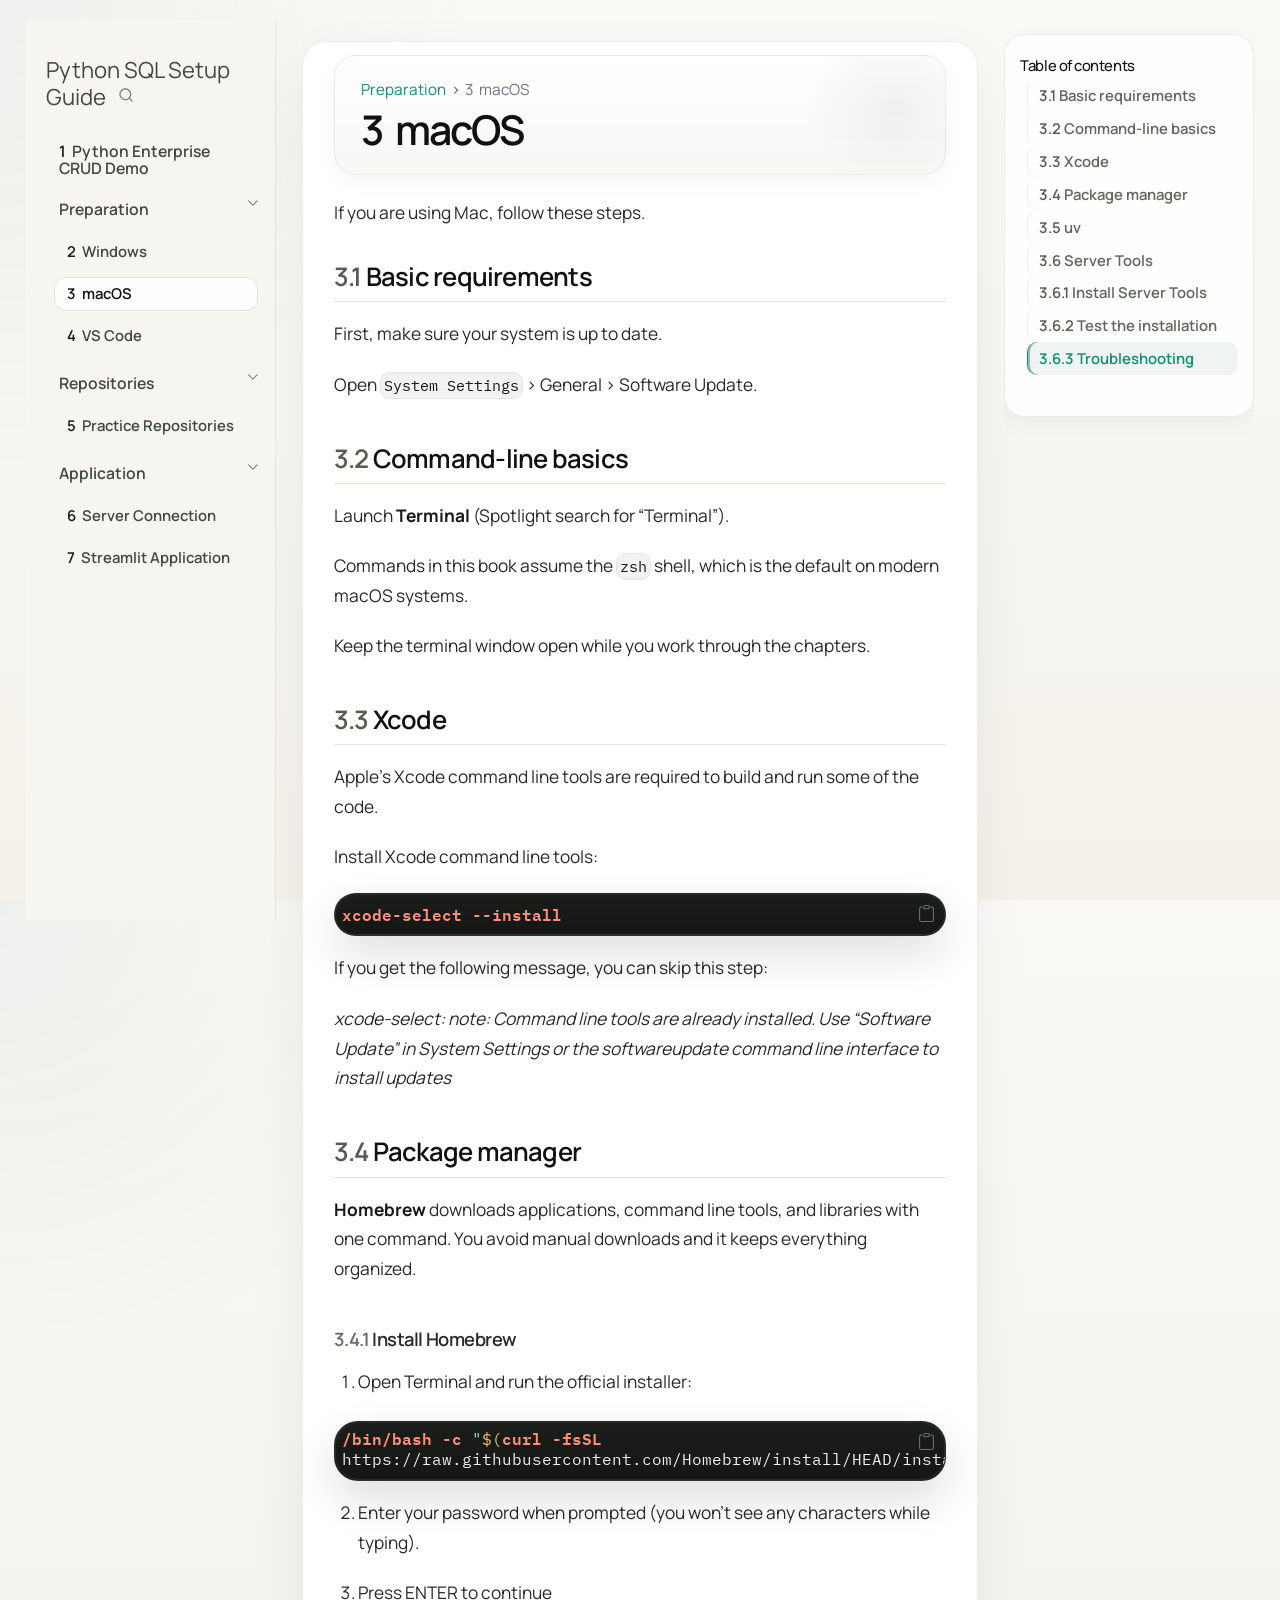
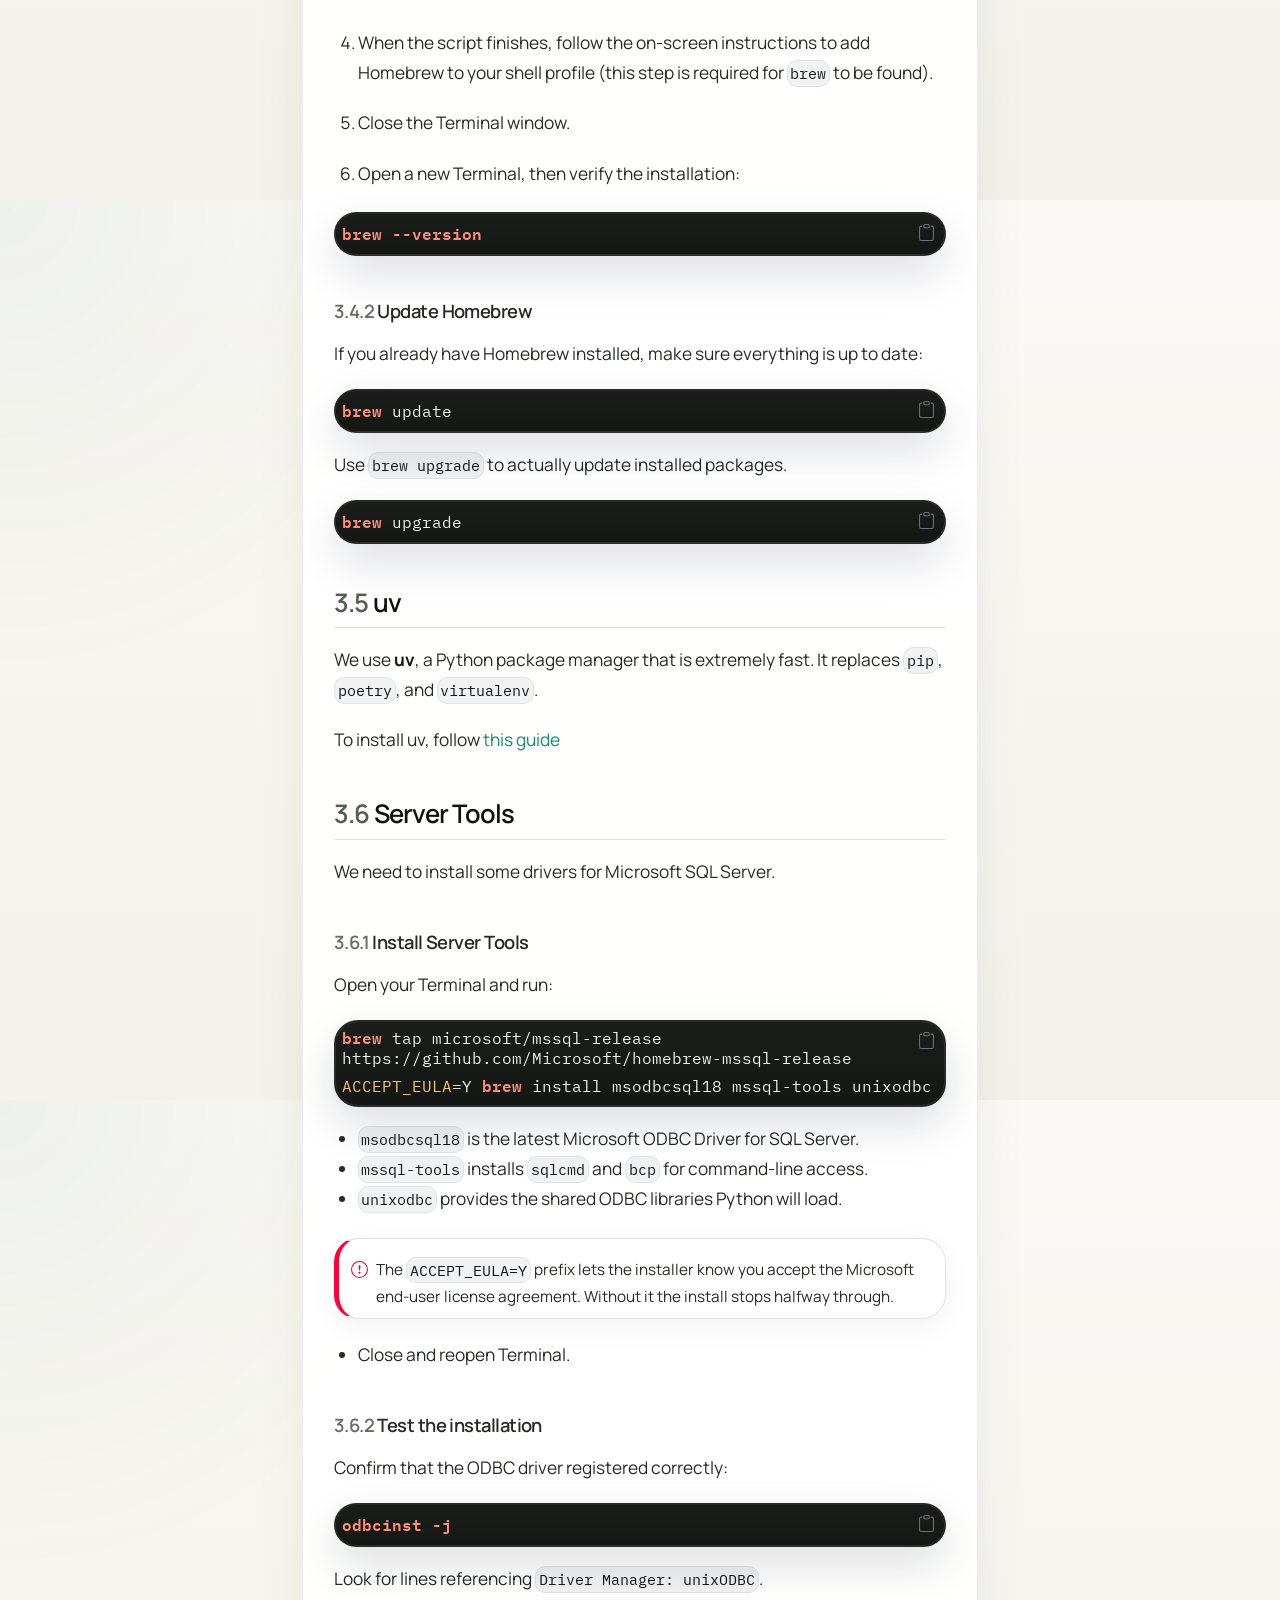
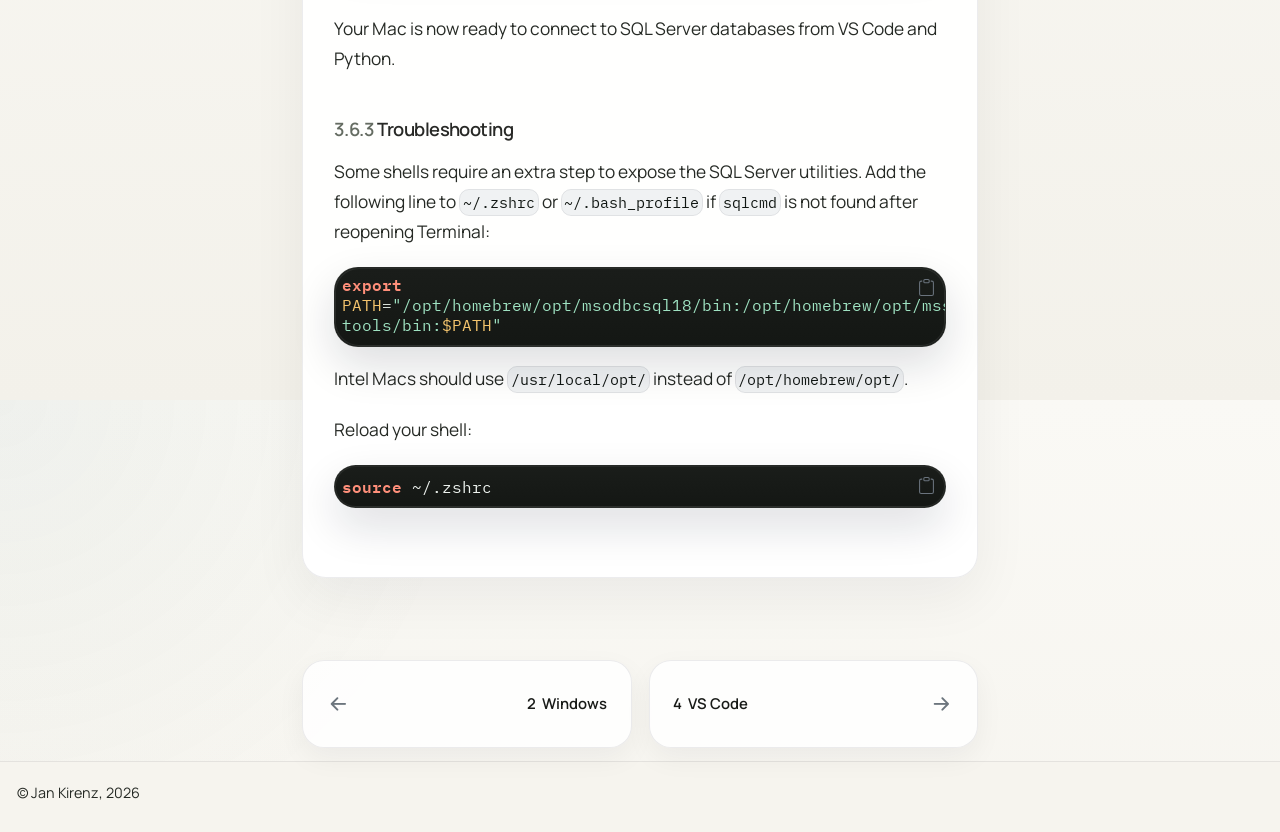
<file: mac-setup.html>
<!DOCTYPE html>
<html xmlns="http://www.w3.org/1999/xhtml" lang="en" xml:lang="en"><head>

<meta charset="utf-8">
<meta name="generator" content="quarto-1.8.27">

<meta name="viewport" content="width=device-width, initial-scale=1.0, user-scalable=yes">

<meta name="author" content="Jan Kirenz">

<title>3&nbsp; macOS – Python SQL Setup Guide</title>
<style>
code{white-space: pre-wrap;}
span.smallcaps{font-variant: small-caps;}
div.columns{display: flex; gap: min(4vw, 1.5em);}
div.column{flex: auto; overflow-x: auto;}
div.hanging-indent{margin-left: 1.5em; text-indent: -1.5em;}
ul.task-list{list-style: none;}
ul.task-list li input[type="checkbox"] {
  width: 0.8em;
  margin: 0 0.8em 0.2em -1em; /* quarto-specific, see https://github.com/quarto-dev/quarto-cli/issues/4556 */ 
  vertical-align: middle;
}
/* CSS for syntax highlighting */
html { -webkit-text-size-adjust: 100%; }
pre > code.sourceCode { white-space: pre; position: relative; }
pre > code.sourceCode > span { display: inline-block; line-height: 1.25; }
pre > code.sourceCode > span:empty { height: 1.2em; }
.sourceCode { overflow: visible; }
code.sourceCode > span { color: inherit; text-decoration: inherit; }
div.sourceCode { margin: 1em 0; }
pre.sourceCode { margin: 0; }
@media screen {
div.sourceCode { overflow: auto; }
}
@media print {
pre > code.sourceCode { white-space: pre-wrap; }
pre > code.sourceCode > span { text-indent: -5em; padding-left: 5em; }
}
pre.numberSource code
  { counter-reset: source-line 0; }
pre.numberSource code > span
  { position: relative; left: -4em; counter-increment: source-line; }
pre.numberSource code > span > a:first-child::before
  { content: counter(source-line);
    position: relative; left: -1em; text-align: right; vertical-align: baseline;
    border: none; display: inline-block;
    -webkit-touch-callout: none; -webkit-user-select: none;
    -khtml-user-select: none; -moz-user-select: none;
    -ms-user-select: none; user-select: none;
    padding: 0 4px; width: 4em;
  }
pre.numberSource { margin-left: 3em;  padding-left: 4px; }
div.sourceCode
  {   }
@media screen {
pre > code.sourceCode > span > a:first-child::before { text-decoration: underline; }
}
</style>


<script src="site_libs/quarto-nav/quarto-nav.js"></script>
<script src="site_libs/quarto-nav/headroom.min.js"></script>
<script src="site_libs/clipboard/clipboard.min.js"></script>
<script src="site_libs/quarto-search/autocomplete.umd.js"></script>
<script src="site_libs/quarto-search/fuse.min.js"></script>
<script src="site_libs/quarto-search/quarto-search.js"></script>
<meta name="quarto:offset" content="./">
<link href="./mssql-vscode.html" rel="next">
<link href="./windows-setup.html" rel="prev">
<script src="site_libs/quarto-html/quarto.js" type="module"></script>
<script src="site_libs/quarto-html/tabsets/tabsets.js" type="module"></script>
<script src="site_libs/quarto-html/axe/axe-check.js" type="module"></script>
<script src="site_libs/quarto-html/popper.min.js"></script>
<script src="site_libs/quarto-html/tippy.umd.min.js"></script>
<script src="site_libs/quarto-html/anchor.min.js"></script>
<link href="site_libs/quarto-html/tippy.css" rel="stylesheet">
<link href="site_libs/quarto-html/quarto-syntax-highlighting-a8f83c6add4bed76711a7100e5df97c0.css" rel="stylesheet" id="quarto-text-highlighting-styles">
<script src="site_libs/bootstrap/bootstrap.min.js"></script>
<link href="site_libs/bootstrap/bootstrap-icons.css" rel="stylesheet">
<link href="site_libs/bootstrap/bootstrap-d44f74c4fc11d621972452c195799036.min.css" rel="stylesheet" append-hash="true" id="quarto-bootstrap" data-mode="light">
<script id="quarto-search-options" type="application/json">{
  "location": "sidebar",
  "copy-button": false,
  "collapse-after": 3,
  "panel-placement": "start",
  "type": "overlay",
  "limit": 50,
  "keyboard-shortcut": [
    "f",
    "/",
    "s"
  ],
  "language": {
    "search-no-results-text": "No results",
    "search-matching-documents-text": "matching documents",
    "search-copy-link-title": "Copy link to search",
    "search-hide-matches-text": "Hide additional matches",
    "search-more-match-text": "more match in this document",
    "search-more-matches-text": "more matches in this document",
    "search-clear-button-title": "Clear",
    "search-text-placeholder": "",
    "search-detached-cancel-button-title": "Cancel",
    "search-submit-button-title": "Submit",
    "search-label": "Search"
  }
}</script>
<style>
.cmd-explain {
  font-weight: 600;
  margin-top: 1rem;
}
</style>


</head>

<body class="nav-sidebar floating quarto-light">

<div id="quarto-search-results"></div>
  <header id="quarto-header" class="headroom fixed-top">
  <nav class="quarto-secondary-nav">
    <div class="container-fluid d-flex">
      <button type="button" class="quarto-btn-toggle btn" data-bs-toggle="collapse" role="button" data-bs-target=".quarto-sidebar-collapse-item" aria-controls="quarto-sidebar" aria-expanded="false" aria-label="Toggle sidebar navigation" onclick="if (window.quartoToggleHeadroom) { window.quartoToggleHeadroom(); }">
        <i class="bi bi-layout-text-sidebar-reverse"></i>
      </button>
        <nav class="quarto-page-breadcrumbs" aria-label="breadcrumb"><ol class="breadcrumb"><li class="breadcrumb-item"><a href="./windows-setup.html">Preparation</a></li><li class="breadcrumb-item"><a href="./mac-setup.html"><span class="chapter-number">3</span>&nbsp; <span class="chapter-title">macOS</span></a></li></ol></nav>
        <a class="flex-grow-1" role="navigation" data-bs-toggle="collapse" data-bs-target=".quarto-sidebar-collapse-item" aria-controls="quarto-sidebar" aria-expanded="false" aria-label="Toggle sidebar navigation" onclick="if (window.quartoToggleHeadroom) { window.quartoToggleHeadroom(); }">      
        </a>
      <button type="button" class="btn quarto-search-button" aria-label="Search" onclick="window.quartoOpenSearch();">
        <i class="bi bi-search"></i>
      </button>
    </div>
  </nav>
</header>
<!-- content -->
<div id="quarto-content" class="quarto-container page-columns page-rows-contents page-layout-article">
<!-- sidebar -->
  <nav id="quarto-sidebar" class="sidebar collapse collapse-horizontal quarto-sidebar-collapse-item sidebar-navigation floating overflow-auto">
    <div class="pt-lg-2 mt-2 text-left sidebar-header">
    <div class="sidebar-title mb-0 py-0">
      <a href="./">Python SQL Setup Guide</a> 
        <div class="sidebar-tools-main">
    <div id="quarto-search" class="quarto-navigation-tool px-1" title="Search"></div>
</div>
    </div>
      </div>
    <div class="sidebar-menu-container"> 
    <ul class="list-unstyled mt-1">
        <li class="sidebar-item">
  <div class="sidebar-item-container"> 
  <a href="./index.html" class="sidebar-item-text sidebar-link">
 <span class="menu-text"><span class="chapter-number">1</span>&nbsp; <span class="chapter-title">Python Enterprise CRUD Demo</span></span></a>
  </div>
</li>
        <li class="sidebar-item sidebar-item-section">
      <div class="sidebar-item-container"> 
            <a class="sidebar-item-text sidebar-link text-start" data-bs-toggle="collapse" data-bs-target="#quarto-sidebar-section-1" role="navigation" aria-expanded="true">
 <span class="menu-text">Preparation</span></a>
          <a class="sidebar-item-toggle text-start" data-bs-toggle="collapse" data-bs-target="#quarto-sidebar-section-1" role="navigation" aria-expanded="true" aria-label="Toggle section">
            <i class="bi bi-chevron-right ms-2"></i>
          </a> 
      </div>
      <ul id="quarto-sidebar-section-1" class="collapse list-unstyled sidebar-section depth1 show">  
          <li class="sidebar-item">
  <div class="sidebar-item-container"> 
  <a href="./windows-setup.html" class="sidebar-item-text sidebar-link">
 <span class="menu-text"><span class="chapter-number">2</span>&nbsp; <span class="chapter-title">Windows</span></span></a>
  </div>
</li>
          <li class="sidebar-item">
  <div class="sidebar-item-container"> 
  <a href="./mac-setup.html" class="sidebar-item-text sidebar-link active">
 <span class="menu-text"><span class="chapter-number">3</span>&nbsp; <span class="chapter-title">macOS</span></span></a>
  </div>
</li>
          <li class="sidebar-item">
  <div class="sidebar-item-container"> 
  <a href="./mssql-vscode.html" class="sidebar-item-text sidebar-link">
 <span class="menu-text"><span class="chapter-number">4</span>&nbsp; <span class="chapter-title">VS Code</span></span></a>
  </div>
</li>
      </ul>
  </li>
        <li class="sidebar-item sidebar-item-section">
      <div class="sidebar-item-container"> 
            <a class="sidebar-item-text sidebar-link text-start" data-bs-toggle="collapse" data-bs-target="#quarto-sidebar-section-2" role="navigation" aria-expanded="true">
 <span class="menu-text">Repositories</span></a>
          <a class="sidebar-item-toggle text-start" data-bs-toggle="collapse" data-bs-target="#quarto-sidebar-section-2" role="navigation" aria-expanded="true" aria-label="Toggle section">
            <i class="bi bi-chevron-right ms-2"></i>
          </a> 
      </div>
      <ul id="quarto-sidebar-section-2" class="collapse list-unstyled sidebar-section depth1 show">  
          <li class="sidebar-item">
  <div class="sidebar-item-container"> 
  <a href="./practice-repositories.html" class="sidebar-item-text sidebar-link">
 <span class="menu-text"><span class="chapter-number">5</span>&nbsp; <span class="chapter-title">Practice Repositories</span></span></a>
  </div>
</li>
      </ul>
  </li>
        <li class="sidebar-item sidebar-item-section">
      <div class="sidebar-item-container"> 
            <a class="sidebar-item-text sidebar-link text-start" data-bs-toggle="collapse" data-bs-target="#quarto-sidebar-section-3" role="navigation" aria-expanded="true">
 <span class="menu-text">Application</span></a>
          <a class="sidebar-item-toggle text-start" data-bs-toggle="collapse" data-bs-target="#quarto-sidebar-section-3" role="navigation" aria-expanded="true" aria-label="Toggle section">
            <i class="bi bi-chevron-right ms-2"></i>
          </a> 
      </div>
      <ul id="quarto-sidebar-section-3" class="collapse list-unstyled sidebar-section depth1 show">  
          <li class="sidebar-item">
  <div class="sidebar-item-container"> 
  <a href="./mssql-connection.html" class="sidebar-item-text sidebar-link">
 <span class="menu-text"><span class="chapter-number">6</span>&nbsp; <span class="chapter-title">Server Connection</span></span></a>
  </div>
</li>
          <li class="sidebar-item">
  <div class="sidebar-item-container"> 
  <a href="./streamlit.html" class="sidebar-item-text sidebar-link">
 <span class="menu-text"><span class="chapter-number">7</span>&nbsp; <span class="chapter-title">Streamlit Application</span></span></a>
  </div>
</li>
      </ul>
  </li>
    </ul>
    </div>
</nav>
<div id="quarto-sidebar-glass" class="quarto-sidebar-collapse-item" data-bs-toggle="collapse" data-bs-target=".quarto-sidebar-collapse-item"></div>
<!-- margin-sidebar -->
    <div id="quarto-margin-sidebar" class="sidebar margin-sidebar">
        <nav id="TOC" role="doc-toc" class="toc-active">
    <h2 id="toc-title">Table of contents</h2>
   
  <ul>
  <li><a href="#basic-requirements" id="toc-basic-requirements" class="nav-link active" data-scroll-target="#basic-requirements"><span class="header-section-number">3.1</span> Basic requirements</a></li>
  <li><a href="#command-line-basics" id="toc-command-line-basics" class="nav-link" data-scroll-target="#command-line-basics"><span class="header-section-number">3.2</span> Command-line basics</a></li>
  <li><a href="#xcode" id="toc-xcode" class="nav-link" data-scroll-target="#xcode"><span class="header-section-number">3.3</span> Xcode</a></li>
  <li><a href="#package-manager" id="toc-package-manager" class="nav-link" data-scroll-target="#package-manager"><span class="header-section-number">3.4</span> Package manager</a>
  <ul class="collapse">
  <li><a href="#install-homebrew" id="toc-install-homebrew" class="nav-link" data-scroll-target="#install-homebrew"><span class="header-section-number">3.4.1</span> Install Homebrew</a></li>
  <li><a href="#update-homebrew" id="toc-update-homebrew" class="nav-link" data-scroll-target="#update-homebrew"><span class="header-section-number">3.4.2</span> Update Homebrew</a></li>
  </ul></li>
  <li><a href="#uv" id="toc-uv" class="nav-link" data-scroll-target="#uv"><span class="header-section-number">3.5</span> uv</a></li>
  <li><a href="#server-tools" id="toc-server-tools" class="nav-link" data-scroll-target="#server-tools"><span class="header-section-number">3.6</span> Server Tools</a>
  <ul class="collapse">
  <li><a href="#install-server-tools" id="toc-install-server-tools" class="nav-link" data-scroll-target="#install-server-tools"><span class="header-section-number">3.6.1</span> Install Server Tools</a></li>
  <li><a href="#test-the-installation" id="toc-test-the-installation" class="nav-link" data-scroll-target="#test-the-installation"><span class="header-section-number">3.6.2</span> Test the installation</a></li>
  <li><a href="#troubleshooting" id="toc-troubleshooting" class="nav-link" data-scroll-target="#troubleshooting"><span class="header-section-number">3.6.3</span> Troubleshooting</a></li>
  </ul></li>
  </ul>
</nav>
    </div>
<!-- main -->
<main class="content" id="quarto-document-content">

<header id="title-block-header" class="quarto-title-block default"><nav class="quarto-page-breadcrumbs quarto-title-breadcrumbs d-none d-lg-block" aria-label="breadcrumb"><ol class="breadcrumb"><li class="breadcrumb-item"><a href="./windows-setup.html">Preparation</a></li><li class="breadcrumb-item"><a href="./mac-setup.html"><span class="chapter-number">3</span>&nbsp; <span class="chapter-title">macOS</span></a></li></ol></nav>
<div class="quarto-title">
<h1 class="title"><span class="chapter-number">3</span>&nbsp; <span class="chapter-title">macOS</span></h1>
</div>



<div class="quarto-title-meta">

    
  
    
  </div>
  


</header>


<p>If you are using Mac, follow these steps.</p>
<section id="basic-requirements" class="level2" data-number="3.1">
<h2 data-number="3.1" class="anchored" data-anchor-id="basic-requirements"><span class="header-section-number">3.1</span> Basic requirements</h2>
<p>First, make sure your system is up to date.</p>
<p>Open <code>System Settings</code> &gt; General &gt; Software Update.</p>
</section>
<section id="command-line-basics" class="level2" data-number="3.2">
<h2 data-number="3.2" class="anchored" data-anchor-id="command-line-basics"><span class="header-section-number">3.2</span> Command-line basics</h2>
<p>Launch <strong>Terminal</strong> (Spotlight search for “Terminal”).</p>
<p>Commands in this book assume the <code>zsh</code> shell, which is the default on modern macOS systems.</p>
<p>Keep the terminal window open while you work through the chapters.</p>
</section>
<section id="xcode" class="level2" data-number="3.3">
<h2 data-number="3.3" class="anchored" data-anchor-id="xcode"><span class="header-section-number">3.3</span> Xcode</h2>
<p>Apple’s Xcode command line tools are required to build and run some of the code.</p>
<p>Install Xcode command line tools:</p>
<div class="code-copy-outer-scaffold"><div class="sourceCode" id="cb1"><pre class="sourceCode bash code-with-copy"><code class="sourceCode bash"><span id="cb1-1"><a href="#cb1-1" aria-hidden="true" tabindex="-1"></a><span class="ex">xcode-select</span> <span class="at">--install</span></span></code></pre></div><button title="Copy to Clipboard" class="code-copy-button"><i class="bi"></i></button></div>
<p>If you get the following message, you can skip this step:</p>
<p><em>xcode-select: note: Command line tools are already installed. Use “Software Update” in System Settings or the softwareupdate command line interface to install updates</em></p>
</section>
<section id="package-manager" class="level2" data-number="3.4">
<h2 data-number="3.4" class="anchored" data-anchor-id="package-manager"><span class="header-section-number">3.4</span> Package manager</h2>
<p><a href="https://brew.sh/"><strong>Homebrew</strong></a> downloads applications, command line tools, and libraries with one command. You avoid manual downloads and it keeps everything organized.</p>
<section id="install-homebrew" class="level3" data-number="3.4.1">
<h3 data-number="3.4.1" class="anchored" data-anchor-id="install-homebrew"><span class="header-section-number">3.4.1</span> Install Homebrew</h3>
<ol type="1">
<li>Open Terminal and run the official installer:</li>
</ol>
<div class="code-copy-outer-scaffold"><div class="sourceCode" id="cb2"><pre class="sourceCode bash code-with-copy"><code class="sourceCode bash"><span id="cb2-1"><a href="#cb2-1" aria-hidden="true" tabindex="-1"></a><span class="ex">/bin/bash</span> <span class="at">-c</span> <span class="st">"</span><span class="va">$(</span><span class="ex">curl</span> <span class="at">-fsSL</span> https://raw.githubusercontent.com/Homebrew/install/HEAD/install.sh<span class="va">)</span><span class="st">"</span></span></code></pre></div><button title="Copy to Clipboard" class="code-copy-button"><i class="bi"></i></button></div>
<ol start="2" type="1">
<li><p>Enter your password when prompted (you won’t see any characters while typing).</p></li>
<li><p>Press ENTER to continue</p></li>
<li><p>When the script finishes, follow the on-screen instructions to add Homebrew to your shell profile (this step is required for <code>brew</code> to be found).</p></li>
<li><p>Close the Terminal window.</p></li>
<li><p>Open a new Terminal, then verify the installation:</p></li>
</ol>
<div class="code-copy-outer-scaffold"><div class="sourceCode" id="cb3"><pre class="sourceCode bash code-with-copy"><code class="sourceCode bash"><span id="cb3-1"><a href="#cb3-1" aria-hidden="true" tabindex="-1"></a><span class="ex">brew</span> <span class="at">--version</span></span></code></pre></div><button title="Copy to Clipboard" class="code-copy-button"><i class="bi"></i></button></div>
</section>
<section id="update-homebrew" class="level3" data-number="3.4.2">
<h3 data-number="3.4.2" class="anchored" data-anchor-id="update-homebrew"><span class="header-section-number">3.4.2</span> Update Homebrew</h3>
<p>If you already have Homebrew installed, make sure everything is up to date:</p>
<div class="code-copy-outer-scaffold"><div class="sourceCode" id="cb4"><pre class="sourceCode bash code-with-copy"><code class="sourceCode bash"><span id="cb4-1"><a href="#cb4-1" aria-hidden="true" tabindex="-1"></a><span class="ex">brew</span> update</span></code></pre></div><button title="Copy to Clipboard" class="code-copy-button"><i class="bi"></i></button></div>
<p>Use <code>brew upgrade</code> to actually update installed packages.</p>
<div class="code-copy-outer-scaffold"><div class="sourceCode" id="cb5"><pre class="sourceCode bash code-with-copy"><code class="sourceCode bash"><span id="cb5-1"><a href="#cb5-1" aria-hidden="true" tabindex="-1"></a><span class="ex">brew</span> upgrade</span></code></pre></div><button title="Copy to Clipboard" class="code-copy-button"><i class="bi"></i></button></div>
</section>
</section>
<section id="uv" class="level2" data-number="3.5">
<h2 data-number="3.5" class="anchored" data-anchor-id="uv"><span class="header-section-number">3.5</span> uv</h2>
<p>We use <strong>uv</strong>, a Python package manager that is extremely fast. It replaces <code>pip</code>, <code>poetry</code>, and <code>virtualenv</code>.</p>
<p>To install uv, follow <a href="https://github.com/kirenz/uv-setup">this guide</a></p>
</section>
<section id="server-tools" class="level2" data-number="3.6">
<h2 data-number="3.6" class="anchored" data-anchor-id="server-tools"><span class="header-section-number">3.6</span> Server Tools</h2>
<p>We need to install some drivers for Microsoft SQL Server.</p>
<section id="install-server-tools" class="level3" data-number="3.6.1">
<h3 data-number="3.6.1" class="anchored" data-anchor-id="install-server-tools"><span class="header-section-number">3.6.1</span> Install Server Tools</h3>
<p>Open your Terminal and run:</p>
<div class="code-copy-outer-scaffold"><div class="sourceCode" id="cb6"><pre class="sourceCode bash code-with-copy"><code class="sourceCode bash"><span id="cb6-1"><a href="#cb6-1" aria-hidden="true" tabindex="-1"></a><span class="ex">brew</span> tap microsoft/mssql-release https://github.com/Microsoft/homebrew-mssql-release</span>
<span id="cb6-2"><a href="#cb6-2" aria-hidden="true" tabindex="-1"></a><span class="va">ACCEPT_EULA</span><span class="op">=</span>Y <span class="ex">brew</span> install msodbcsql18 mssql-tools unixodbc</span></code></pre></div><button title="Copy to Clipboard" class="code-copy-button"><i class="bi"></i></button></div>
<ul>
<li><code>msodbcsql18</code> is the latest Microsoft ODBC Driver for SQL Server.</li>
<li><code>mssql-tools</code> installs <code>sqlcmd</code> and <code>bcp</code> for command-line access.</li>
<li><code>unixodbc</code> provides the shared ODBC libraries Python will load.</li>
</ul>
<div class="callout callout-style-simple callout-important">
<div class="callout-body d-flex">
<div class="callout-icon-container">
<i class="callout-icon"></i>
</div>
<div class="callout-body-container">
<p>The <code>ACCEPT_EULA=Y</code> prefix lets the installer know you accept the Microsoft end-user license agreement. Without it the install stops halfway through.</p>
</div>
</div>
</div>
<ul>
<li>Close and reopen Terminal.</li>
</ul>
</section>
<section id="test-the-installation" class="level3" data-number="3.6.2">
<h3 data-number="3.6.2" class="anchored" data-anchor-id="test-the-installation"><span class="header-section-number">3.6.2</span> Test the installation</h3>
<p>Confirm that the ODBC driver registered correctly:</p>
<div class="code-copy-outer-scaffold"><div class="sourceCode" id="cb7"><pre class="sourceCode bash code-with-copy"><code class="sourceCode bash"><span id="cb7-1"><a href="#cb7-1" aria-hidden="true" tabindex="-1"></a><span class="ex">odbcinst</span> <span class="at">-j</span></span></code></pre></div><button title="Copy to Clipboard" class="code-copy-button"><i class="bi"></i></button></div>
<p>Look for lines referencing <code>Driver Manager: unixODBC</code>.</p>
<p>Your Mac is now ready to connect to SQL Server databases from VS Code and Python.</p>
</section>
<section id="troubleshooting" class="level3" data-number="3.6.3">
<h3 data-number="3.6.3" class="anchored" data-anchor-id="troubleshooting"><span class="header-section-number">3.6.3</span> Troubleshooting</h3>
<p>Some shells require an extra step to expose the SQL Server utilities. Add the following line to <code>~/.zshrc</code> or <code>~/.bash_profile</code> if <code>sqlcmd</code> is not found after reopening Terminal:</p>
<div class="code-copy-outer-scaffold"><div class="sourceCode" id="cb8"><pre class="sourceCode bash code-with-copy"><code class="sourceCode bash"><span id="cb8-1"><a href="#cb8-1" aria-hidden="true" tabindex="-1"></a><span class="bu">export</span> <span class="va">PATH</span><span class="op">=</span><span class="st">"/opt/homebrew/opt/msodbcsql18/bin:/opt/homebrew/opt/mssql-tools/bin:</span><span class="va">$PATH</span><span class="st">"</span></span></code></pre></div><button title="Copy to Clipboard" class="code-copy-button"><i class="bi"></i></button></div>
<p>Intel Macs should use <code>/usr/local/opt/</code> instead of <code>/opt/homebrew/opt/</code>.</p>
<p>Reload your shell:</p>
<div class="code-copy-outer-scaffold"><div class="sourceCode" id="cb9"><pre class="sourceCode bash code-with-copy"><code class="sourceCode bash"><span id="cb9-1"><a href="#cb9-1" aria-hidden="true" tabindex="-1"></a><span class="bu">source</span> ~/.zshrc</span></code></pre></div><button title="Copy to Clipboard" class="code-copy-button"><i class="bi"></i></button></div>


</section>
</section>

</main> <!-- /main -->
<script id="quarto-html-after-body" type="application/javascript">
  window.document.addEventListener("DOMContentLoaded", function (event) {
    const icon = "";
    const anchorJS = new window.AnchorJS();
    anchorJS.options = {
      placement: 'right',
      icon: icon
    };
    anchorJS.add('.anchored');
    const isCodeAnnotation = (el) => {
      for (const clz of el.classList) {
        if (clz.startsWith('code-annotation-')) {                     
          return true;
        }
      }
      return false;
    }
    const onCopySuccess = function(e) {
      // button target
      const button = e.trigger;
      // don't keep focus
      button.blur();
      // flash "checked"
      button.classList.add('code-copy-button-checked');
      var currentTitle = button.getAttribute("title");
      button.setAttribute("title", "Copied!");
      let tooltip;
      if (window.bootstrap) {
        button.setAttribute("data-bs-toggle", "tooltip");
        button.setAttribute("data-bs-placement", "left");
        button.setAttribute("data-bs-title", "Copied!");
        tooltip = new bootstrap.Tooltip(button, 
          { trigger: "manual", 
            customClass: "code-copy-button-tooltip",
            offset: [0, -8]});
        tooltip.show();    
      }
      setTimeout(function() {
        if (tooltip) {
          tooltip.hide();
          button.removeAttribute("data-bs-title");
          button.removeAttribute("data-bs-toggle");
          button.removeAttribute("data-bs-placement");
        }
        button.setAttribute("title", currentTitle);
        button.classList.remove('code-copy-button-checked');
      }, 1000);
      // clear code selection
      e.clearSelection();
    }
    const getTextToCopy = function(trigger) {
      const outerScaffold = trigger.parentElement.cloneNode(true);
      const codeEl = outerScaffold.querySelector('code');
      for (const childEl of codeEl.children) {
        if (isCodeAnnotation(childEl)) {
          childEl.remove();
        }
      }
      return codeEl.innerText;
    }
    const clipboard = new window.ClipboardJS('.code-copy-button:not([data-in-quarto-modal])', {
      text: getTextToCopy
    });
    clipboard.on('success', onCopySuccess);
    if (window.document.getElementById('quarto-embedded-source-code-modal')) {
      const clipboardModal = new window.ClipboardJS('.code-copy-button[data-in-quarto-modal]', {
        text: getTextToCopy,
        container: window.document.getElementById('quarto-embedded-source-code-modal')
      });
      clipboardModal.on('success', onCopySuccess);
    }
      var localhostRegex = new RegExp(/^(?:http|https):\/\/localhost\:?[0-9]*\//);
      var mailtoRegex = new RegExp(/^mailto:/);
        var filterRegex = new RegExp('/' + window.location.host + '/');
      var isInternal = (href) => {
          return filterRegex.test(href) || localhostRegex.test(href) || mailtoRegex.test(href);
      }
      // Inspect non-navigation links and adorn them if external
     var links = window.document.querySelectorAll('a[href]:not(.nav-link):not(.navbar-brand):not(.toc-action):not(.sidebar-link):not(.sidebar-item-toggle):not(.pagination-link):not(.no-external):not([aria-hidden]):not(.dropdown-item):not(.quarto-navigation-tool):not(.about-link)');
      for (var i=0; i<links.length; i++) {
        const link = links[i];
        if (!isInternal(link.href)) {
          // undo the damage that might have been done by quarto-nav.js in the case of
          // links that we want to consider external
          if (link.dataset.originalHref !== undefined) {
            link.href = link.dataset.originalHref;
          }
        }
      }
    function tippyHover(el, contentFn, onTriggerFn, onUntriggerFn) {
      const config = {
        allowHTML: true,
        maxWidth: 500,
        delay: 100,
        arrow: false,
        appendTo: function(el) {
            return el.parentElement;
        },
        interactive: true,
        interactiveBorder: 10,
        theme: 'quarto',
        placement: 'bottom-start',
      };
      if (contentFn) {
        config.content = contentFn;
      }
      if (onTriggerFn) {
        config.onTrigger = onTriggerFn;
      }
      if (onUntriggerFn) {
        config.onUntrigger = onUntriggerFn;
      }
      window.tippy(el, config); 
    }
    const noterefs = window.document.querySelectorAll('a[role="doc-noteref"]');
    for (var i=0; i<noterefs.length; i++) {
      const ref = noterefs[i];
      tippyHover(ref, function() {
        // use id or data attribute instead here
        let href = ref.getAttribute('data-footnote-href') || ref.getAttribute('href');
        try { href = new URL(href).hash; } catch {}
        const id = href.replace(/^#\/?/, "");
        const note = window.document.getElementById(id);
        if (note) {
          return note.innerHTML;
        } else {
          return "";
        }
      });
    }
    const xrefs = window.document.querySelectorAll('a.quarto-xref');
    const processXRef = (id, note) => {
      // Strip column container classes
      const stripColumnClz = (el) => {
        el.classList.remove("page-full", "page-columns");
        if (el.children) {
          for (const child of el.children) {
            stripColumnClz(child);
          }
        }
      }
      stripColumnClz(note)
      if (id === null || id.startsWith('sec-')) {
        // Special case sections, only their first couple elements
        const container = document.createElement("div");
        if (note.children && note.children.length > 2) {
          container.appendChild(note.children[0].cloneNode(true));
          for (let i = 1; i < note.children.length; i++) {
            const child = note.children[i];
            if (child.tagName === "P" && child.innerText === "") {
              continue;
            } else {
              container.appendChild(child.cloneNode(true));
              break;
            }
          }
          if (window.Quarto?.typesetMath) {
            window.Quarto.typesetMath(container);
          }
          return container.innerHTML
        } else {
          if (window.Quarto?.typesetMath) {
            window.Quarto.typesetMath(note);
          }
          return note.innerHTML;
        }
      } else {
        // Remove any anchor links if they are present
        const anchorLink = note.querySelector('a.anchorjs-link');
        if (anchorLink) {
          anchorLink.remove();
        }
        if (window.Quarto?.typesetMath) {
          window.Quarto.typesetMath(note);
        }
        if (note.classList.contains("callout")) {
          return note.outerHTML;
        } else {
          return note.innerHTML;
        }
      }
    }
    for (var i=0; i<xrefs.length; i++) {
      const xref = xrefs[i];
      tippyHover(xref, undefined, function(instance) {
        instance.disable();
        let url = xref.getAttribute('href');
        let hash = undefined; 
        if (url.startsWith('#')) {
          hash = url;
        } else {
          try { hash = new URL(url).hash; } catch {}
        }
        if (hash) {
          const id = hash.replace(/^#\/?/, "");
          const note = window.document.getElementById(id);
          if (note !== null) {
            try {
              const html = processXRef(id, note.cloneNode(true));
              instance.setContent(html);
            } finally {
              instance.enable();
              instance.show();
            }
          } else {
            // See if we can fetch this
            fetch(url.split('#')[0])
            .then(res => res.text())
            .then(html => {
              const parser = new DOMParser();
              const htmlDoc = parser.parseFromString(html, "text/html");
              const note = htmlDoc.getElementById(id);
              if (note !== null) {
                const html = processXRef(id, note);
                instance.setContent(html);
              } 
            }).finally(() => {
              instance.enable();
              instance.show();
            });
          }
        } else {
          // See if we can fetch a full url (with no hash to target)
          // This is a special case and we should probably do some content thinning / targeting
          fetch(url)
          .then(res => res.text())
          .then(html => {
            const parser = new DOMParser();
            const htmlDoc = parser.parseFromString(html, "text/html");
            const note = htmlDoc.querySelector('main.content');
            if (note !== null) {
              // This should only happen for chapter cross references
              // (since there is no id in the URL)
              // remove the first header
              if (note.children.length > 0 && note.children[0].tagName === "HEADER") {
                note.children[0].remove();
              }
              const html = processXRef(null, note);
              instance.setContent(html);
            } 
          }).finally(() => {
            instance.enable();
            instance.show();
          });
        }
      }, function(instance) {
      });
    }
        let selectedAnnoteEl;
        const selectorForAnnotation = ( cell, annotation) => {
          let cellAttr = 'data-code-cell="' + cell + '"';
          let lineAttr = 'data-code-annotation="' +  annotation + '"';
          const selector = 'span[' + cellAttr + '][' + lineAttr + ']';
          return selector;
        }
        const selectCodeLines = (annoteEl) => {
          const doc = window.document;
          const targetCell = annoteEl.getAttribute("data-target-cell");
          const targetAnnotation = annoteEl.getAttribute("data-target-annotation");
          const annoteSpan = window.document.querySelector(selectorForAnnotation(targetCell, targetAnnotation));
          const lines = annoteSpan.getAttribute("data-code-lines").split(",");
          const lineIds = lines.map((line) => {
            return targetCell + "-" + line;
          })
          let top = null;
          let height = null;
          let parent = null;
          if (lineIds.length > 0) {
              //compute the position of the single el (top and bottom and make a div)
              const el = window.document.getElementById(lineIds[0]);
              top = el.offsetTop;
              height = el.offsetHeight;
              parent = el.parentElement.parentElement;
            if (lineIds.length > 1) {
              const lastEl = window.document.getElementById(lineIds[lineIds.length - 1]);
              const bottom = lastEl.offsetTop + lastEl.offsetHeight;
              height = bottom - top;
            }
            if (top !== null && height !== null && parent !== null) {
              // cook up a div (if necessary) and position it 
              let div = window.document.getElementById("code-annotation-line-highlight");
              if (div === null) {
                div = window.document.createElement("div");
                div.setAttribute("id", "code-annotation-line-highlight");
                div.style.position = 'absolute';
                parent.appendChild(div);
              }
              div.style.top = top - 2 + "px";
              div.style.height = height + 4 + "px";
              div.style.left = 0;
              let gutterDiv = window.document.getElementById("code-annotation-line-highlight-gutter");
              if (gutterDiv === null) {
                gutterDiv = window.document.createElement("div");
                gutterDiv.setAttribute("id", "code-annotation-line-highlight-gutter");
                gutterDiv.style.position = 'absolute';
                const codeCell = window.document.getElementById(targetCell);
                const gutter = codeCell.querySelector('.code-annotation-gutter');
                gutter.appendChild(gutterDiv);
              }
              gutterDiv.style.top = top - 2 + "px";
              gutterDiv.style.height = height + 4 + "px";
            }
            selectedAnnoteEl = annoteEl;
          }
        };
        const unselectCodeLines = () => {
          const elementsIds = ["code-annotation-line-highlight", "code-annotation-line-highlight-gutter"];
          elementsIds.forEach((elId) => {
            const div = window.document.getElementById(elId);
            if (div) {
              div.remove();
            }
          });
          selectedAnnoteEl = undefined;
        };
          // Handle positioning of the toggle
      window.addEventListener(
        "resize",
        throttle(() => {
          elRect = undefined;
          if (selectedAnnoteEl) {
            selectCodeLines(selectedAnnoteEl);
          }
        }, 10)
      );
      function throttle(fn, ms) {
      let throttle = false;
      let timer;
        return (...args) => {
          if(!throttle) { // first call gets through
              fn.apply(this, args);
              throttle = true;
          } else { // all the others get throttled
              if(timer) clearTimeout(timer); // cancel #2
              timer = setTimeout(() => {
                fn.apply(this, args);
                timer = throttle = false;
              }, ms);
          }
        };
      }
        // Attach click handler to the DT
        const annoteDls = window.document.querySelectorAll('dt[data-target-cell]');
        for (const annoteDlNode of annoteDls) {
          annoteDlNode.addEventListener('click', (event) => {
            const clickedEl = event.target;
            if (clickedEl !== selectedAnnoteEl) {
              unselectCodeLines();
              const activeEl = window.document.querySelector('dt[data-target-cell].code-annotation-active');
              if (activeEl) {
                activeEl.classList.remove('code-annotation-active');
              }
              selectCodeLines(clickedEl);
              clickedEl.classList.add('code-annotation-active');
            } else {
              // Unselect the line
              unselectCodeLines();
              clickedEl.classList.remove('code-annotation-active');
            }
          });
        }
    const findCites = (el) => {
      const parentEl = el.parentElement;
      if (parentEl) {
        const cites = parentEl.dataset.cites;
        if (cites) {
          return {
            el,
            cites: cites.split(' ')
          };
        } else {
          return findCites(el.parentElement)
        }
      } else {
        return undefined;
      }
    };
    var bibliorefs = window.document.querySelectorAll('a[role="doc-biblioref"]');
    for (var i=0; i<bibliorefs.length; i++) {
      const ref = bibliorefs[i];
      const citeInfo = findCites(ref);
      if (citeInfo) {
        tippyHover(citeInfo.el, function() {
          var popup = window.document.createElement('div');
          citeInfo.cites.forEach(function(cite) {
            var citeDiv = window.document.createElement('div');
            citeDiv.classList.add('hanging-indent');
            citeDiv.classList.add('csl-entry');
            var biblioDiv = window.document.getElementById('ref-' + cite);
            if (biblioDiv) {
              citeDiv.innerHTML = biblioDiv.innerHTML;
            }
            popup.appendChild(citeDiv);
          });
          return popup.innerHTML;
        });
      }
    }
  });
  </script>
<nav class="page-navigation">
  <div class="nav-page nav-page-previous">
      <a href="./windows-setup.html" class="pagination-link" aria-label="Windows">
        <i class="bi bi-arrow-left-short"></i> <span class="nav-page-text"><span class="chapter-number">2</span>&nbsp; <span class="chapter-title">Windows</span></span>
      </a>          
  </div>
  <div class="nav-page nav-page-next">
      <a href="./mssql-vscode.html" class="pagination-link" aria-label="VS Code">
        <span class="nav-page-text"><span class="chapter-number">4</span>&nbsp; <span class="chapter-title">VS Code</span></span> <i class="bi bi-arrow-right-short"></i>
      </a>
  </div>
</nav>
</div> <!-- /content -->
<footer class="footer">
  <div class="nav-footer">
    <div class="nav-footer-left">
<p>© Jan Kirenz, 2026</p>
</div>   
    <div class="nav-footer-center">
      &nbsp;
    </div>
    <div class="nav-footer-right">
      &nbsp;
    </div>
  </div>
</footer>




</body></html>
</file>
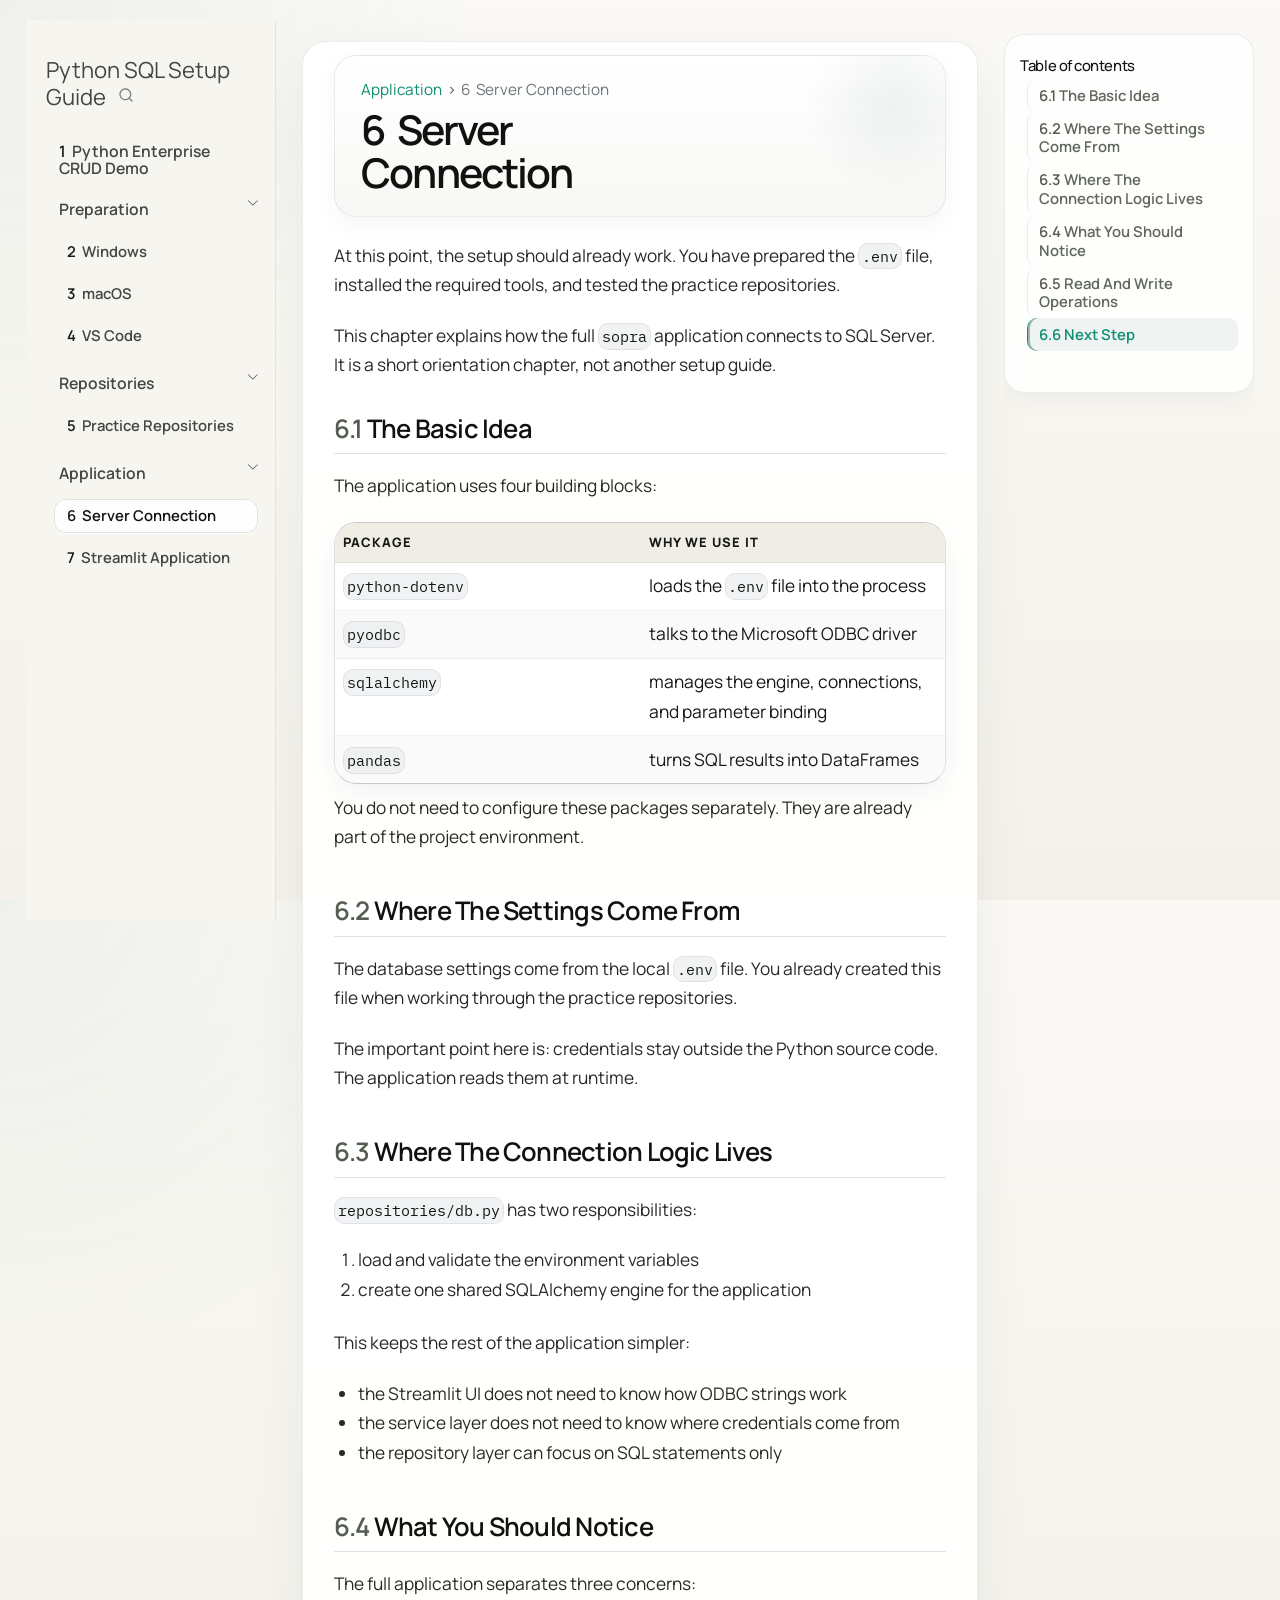
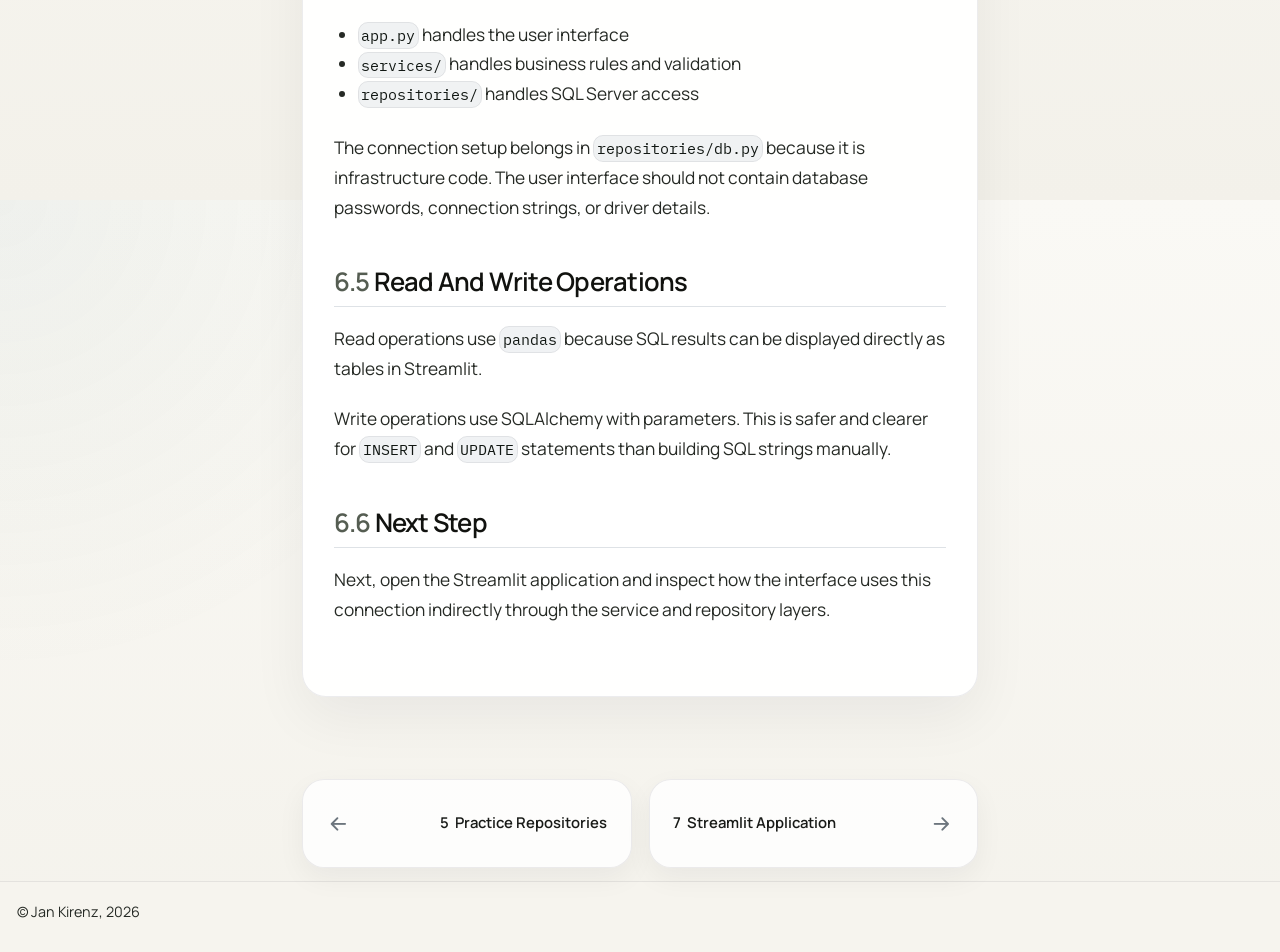
<file: mssql-connection.html>
<!DOCTYPE html>
<html xmlns="http://www.w3.org/1999/xhtml" lang="en" xml:lang="en"><head>

<meta charset="utf-8">
<meta name="generator" content="quarto-1.8.27">

<meta name="viewport" content="width=device-width, initial-scale=1.0, user-scalable=yes">

<meta name="author" content="Jan Kirenz">

<title>6&nbsp; Server Connection – Python SQL Setup Guide</title>
<style>
code{white-space: pre-wrap;}
span.smallcaps{font-variant: small-caps;}
div.columns{display: flex; gap: min(4vw, 1.5em);}
div.column{flex: auto; overflow-x: auto;}
div.hanging-indent{margin-left: 1.5em; text-indent: -1.5em;}
ul.task-list{list-style: none;}
ul.task-list li input[type="checkbox"] {
  width: 0.8em;
  margin: 0 0.8em 0.2em -1em; /* quarto-specific, see https://github.com/quarto-dev/quarto-cli/issues/4556 */ 
  vertical-align: middle;
}
</style>


<script src="site_libs/quarto-nav/quarto-nav.js"></script>
<script src="site_libs/quarto-nav/headroom.min.js"></script>
<script src="site_libs/clipboard/clipboard.min.js"></script>
<script src="site_libs/quarto-search/autocomplete.umd.js"></script>
<script src="site_libs/quarto-search/fuse.min.js"></script>
<script src="site_libs/quarto-search/quarto-search.js"></script>
<meta name="quarto:offset" content="./">
<link href="./streamlit.html" rel="next">
<link href="./practice-repositories.html" rel="prev">
<script src="site_libs/quarto-html/quarto.js" type="module"></script>
<script src="site_libs/quarto-html/tabsets/tabsets.js" type="module"></script>
<script src="site_libs/quarto-html/axe/axe-check.js" type="module"></script>
<script src="site_libs/quarto-html/popper.min.js"></script>
<script src="site_libs/quarto-html/tippy.umd.min.js"></script>
<script src="site_libs/quarto-html/anchor.min.js"></script>
<link href="site_libs/quarto-html/tippy.css" rel="stylesheet">
<link href="site_libs/quarto-html/quarto-syntax-highlighting-a8f83c6add4bed76711a7100e5df97c0.css" rel="stylesheet" id="quarto-text-highlighting-styles">
<script src="site_libs/bootstrap/bootstrap.min.js"></script>
<link href="site_libs/bootstrap/bootstrap-icons.css" rel="stylesheet">
<link href="site_libs/bootstrap/bootstrap-d44f74c4fc11d621972452c195799036.min.css" rel="stylesheet" append-hash="true" id="quarto-bootstrap" data-mode="light">
<script id="quarto-search-options" type="application/json">{
  "location": "sidebar",
  "copy-button": false,
  "collapse-after": 3,
  "panel-placement": "start",
  "type": "overlay",
  "limit": 50,
  "keyboard-shortcut": [
    "f",
    "/",
    "s"
  ],
  "language": {
    "search-no-results-text": "No results",
    "search-matching-documents-text": "matching documents",
    "search-copy-link-title": "Copy link to search",
    "search-hide-matches-text": "Hide additional matches",
    "search-more-match-text": "more match in this document",
    "search-more-matches-text": "more matches in this document",
    "search-clear-button-title": "Clear",
    "search-text-placeholder": "",
    "search-detached-cancel-button-title": "Cancel",
    "search-submit-button-title": "Submit",
    "search-label": "Search"
  }
}</script>
<style>
.cmd-explain {
  font-weight: 600;
  margin-top: 1rem;
}
</style>


</head>

<body class="nav-sidebar floating quarto-light">

<div id="quarto-search-results"></div>
  <header id="quarto-header" class="headroom fixed-top">
  <nav class="quarto-secondary-nav">
    <div class="container-fluid d-flex">
      <button type="button" class="quarto-btn-toggle btn" data-bs-toggle="collapse" role="button" data-bs-target=".quarto-sidebar-collapse-item" aria-controls="quarto-sidebar" aria-expanded="false" aria-label="Toggle sidebar navigation" onclick="if (window.quartoToggleHeadroom) { window.quartoToggleHeadroom(); }">
        <i class="bi bi-layout-text-sidebar-reverse"></i>
      </button>
        <nav class="quarto-page-breadcrumbs" aria-label="breadcrumb"><ol class="breadcrumb"><li class="breadcrumb-item"><a href="./mssql-connection.html">Application</a></li><li class="breadcrumb-item"><a href="./mssql-connection.html"><span class="chapter-number">6</span>&nbsp; <span class="chapter-title">Server Connection</span></a></li></ol></nav>
        <a class="flex-grow-1" role="navigation" data-bs-toggle="collapse" data-bs-target=".quarto-sidebar-collapse-item" aria-controls="quarto-sidebar" aria-expanded="false" aria-label="Toggle sidebar navigation" onclick="if (window.quartoToggleHeadroom) { window.quartoToggleHeadroom(); }">      
        </a>
      <button type="button" class="btn quarto-search-button" aria-label="Search" onclick="window.quartoOpenSearch();">
        <i class="bi bi-search"></i>
      </button>
    </div>
  </nav>
</header>
<!-- content -->
<div id="quarto-content" class="quarto-container page-columns page-rows-contents page-layout-article">
<!-- sidebar -->
  <nav id="quarto-sidebar" class="sidebar collapse collapse-horizontal quarto-sidebar-collapse-item sidebar-navigation floating overflow-auto">
    <div class="pt-lg-2 mt-2 text-left sidebar-header">
    <div class="sidebar-title mb-0 py-0">
      <a href="./">Python SQL Setup Guide</a> 
        <div class="sidebar-tools-main">
    <div id="quarto-search" class="quarto-navigation-tool px-1" title="Search"></div>
</div>
    </div>
      </div>
    <div class="sidebar-menu-container"> 
    <ul class="list-unstyled mt-1">
        <li class="sidebar-item">
  <div class="sidebar-item-container"> 
  <a href="./index.html" class="sidebar-item-text sidebar-link">
 <span class="menu-text"><span class="chapter-number">1</span>&nbsp; <span class="chapter-title">Python Enterprise CRUD Demo</span></span></a>
  </div>
</li>
        <li class="sidebar-item sidebar-item-section">
      <div class="sidebar-item-container"> 
            <a class="sidebar-item-text sidebar-link text-start" data-bs-toggle="collapse" data-bs-target="#quarto-sidebar-section-1" role="navigation" aria-expanded="true">
 <span class="menu-text">Preparation</span></a>
          <a class="sidebar-item-toggle text-start" data-bs-toggle="collapse" data-bs-target="#quarto-sidebar-section-1" role="navigation" aria-expanded="true" aria-label="Toggle section">
            <i class="bi bi-chevron-right ms-2"></i>
          </a> 
      </div>
      <ul id="quarto-sidebar-section-1" class="collapse list-unstyled sidebar-section depth1 show">  
          <li class="sidebar-item">
  <div class="sidebar-item-container"> 
  <a href="./windows-setup.html" class="sidebar-item-text sidebar-link">
 <span class="menu-text"><span class="chapter-number">2</span>&nbsp; <span class="chapter-title">Windows</span></span></a>
  </div>
</li>
          <li class="sidebar-item">
  <div class="sidebar-item-container"> 
  <a href="./mac-setup.html" class="sidebar-item-text sidebar-link">
 <span class="menu-text"><span class="chapter-number">3</span>&nbsp; <span class="chapter-title">macOS</span></span></a>
  </div>
</li>
          <li class="sidebar-item">
  <div class="sidebar-item-container"> 
  <a href="./mssql-vscode.html" class="sidebar-item-text sidebar-link">
 <span class="menu-text"><span class="chapter-number">4</span>&nbsp; <span class="chapter-title">VS Code</span></span></a>
  </div>
</li>
      </ul>
  </li>
        <li class="sidebar-item sidebar-item-section">
      <div class="sidebar-item-container"> 
            <a class="sidebar-item-text sidebar-link text-start" data-bs-toggle="collapse" data-bs-target="#quarto-sidebar-section-2" role="navigation" aria-expanded="true">
 <span class="menu-text">Repositories</span></a>
          <a class="sidebar-item-toggle text-start" data-bs-toggle="collapse" data-bs-target="#quarto-sidebar-section-2" role="navigation" aria-expanded="true" aria-label="Toggle section">
            <i class="bi bi-chevron-right ms-2"></i>
          </a> 
      </div>
      <ul id="quarto-sidebar-section-2" class="collapse list-unstyled sidebar-section depth1 show">  
          <li class="sidebar-item">
  <div class="sidebar-item-container"> 
  <a href="./practice-repositories.html" class="sidebar-item-text sidebar-link">
 <span class="menu-text"><span class="chapter-number">5</span>&nbsp; <span class="chapter-title">Practice Repositories</span></span></a>
  </div>
</li>
      </ul>
  </li>
        <li class="sidebar-item sidebar-item-section">
      <div class="sidebar-item-container"> 
            <a class="sidebar-item-text sidebar-link text-start" data-bs-toggle="collapse" data-bs-target="#quarto-sidebar-section-3" role="navigation" aria-expanded="true">
 <span class="menu-text">Application</span></a>
          <a class="sidebar-item-toggle text-start" data-bs-toggle="collapse" data-bs-target="#quarto-sidebar-section-3" role="navigation" aria-expanded="true" aria-label="Toggle section">
            <i class="bi bi-chevron-right ms-2"></i>
          </a> 
      </div>
      <ul id="quarto-sidebar-section-3" class="collapse list-unstyled sidebar-section depth1 show">  
          <li class="sidebar-item">
  <div class="sidebar-item-container"> 
  <a href="./mssql-connection.html" class="sidebar-item-text sidebar-link active">
 <span class="menu-text"><span class="chapter-number">6</span>&nbsp; <span class="chapter-title">Server Connection</span></span></a>
  </div>
</li>
          <li class="sidebar-item">
  <div class="sidebar-item-container"> 
  <a href="./streamlit.html" class="sidebar-item-text sidebar-link">
 <span class="menu-text"><span class="chapter-number">7</span>&nbsp; <span class="chapter-title">Streamlit Application</span></span></a>
  </div>
</li>
      </ul>
  </li>
    </ul>
    </div>
</nav>
<div id="quarto-sidebar-glass" class="quarto-sidebar-collapse-item" data-bs-toggle="collapse" data-bs-target=".quarto-sidebar-collapse-item"></div>
<!-- margin-sidebar -->
    <div id="quarto-margin-sidebar" class="sidebar margin-sidebar">
        <nav id="TOC" role="doc-toc" class="toc-active">
    <h2 id="toc-title">Table of contents</h2>
   
  <ul>
  <li><a href="#the-basic-idea" id="toc-the-basic-idea" class="nav-link active" data-scroll-target="#the-basic-idea"><span class="header-section-number">6.1</span> The Basic Idea</a></li>
  <li><a href="#where-the-settings-come-from" id="toc-where-the-settings-come-from" class="nav-link" data-scroll-target="#where-the-settings-come-from"><span class="header-section-number">6.2</span> Where The Settings Come From</a></li>
  <li><a href="#where-the-connection-logic-lives" id="toc-where-the-connection-logic-lives" class="nav-link" data-scroll-target="#where-the-connection-logic-lives"><span class="header-section-number">6.3</span> Where The Connection Logic Lives</a></li>
  <li><a href="#what-you-should-notice" id="toc-what-you-should-notice" class="nav-link" data-scroll-target="#what-you-should-notice"><span class="header-section-number">6.4</span> What You Should Notice</a></li>
  <li><a href="#read-and-write-operations" id="toc-read-and-write-operations" class="nav-link" data-scroll-target="#read-and-write-operations"><span class="header-section-number">6.5</span> Read And Write Operations</a></li>
  <li><a href="#next-step" id="toc-next-step" class="nav-link" data-scroll-target="#next-step"><span class="header-section-number">6.6</span> Next Step</a></li>
  </ul>
</nav>
    </div>
<!-- main -->
<main class="content" id="quarto-document-content">

<header id="title-block-header" class="quarto-title-block default"><nav class="quarto-page-breadcrumbs quarto-title-breadcrumbs d-none d-lg-block" aria-label="breadcrumb"><ol class="breadcrumb"><li class="breadcrumb-item"><a href="./mssql-connection.html">Application</a></li><li class="breadcrumb-item"><a href="./mssql-connection.html"><span class="chapter-number">6</span>&nbsp; <span class="chapter-title">Server Connection</span></a></li></ol></nav>
<div class="quarto-title">
<h1 class="title"><span class="chapter-number">6</span>&nbsp; <span class="chapter-title">Server Connection</span></h1>
</div>



<div class="quarto-title-meta">

    
  
    
  </div>
  


</header>


<p>At this point, the setup should already work. You have prepared the <code>.env</code> file, installed the required tools, and tested the practice repositories.</p>
<p>This chapter explains how the full <code>sopra</code> application connects to SQL Server. It is a short orientation chapter, not another setup guide.</p>
<section id="the-basic-idea" class="level2" data-number="6.1">
<h2 data-number="6.1" class="anchored" data-anchor-id="the-basic-idea"><span class="header-section-number">6.1</span> The Basic Idea</h2>
<p>The application uses four building blocks:</p>
<table class="caption-top table">
<colgroup>
<col style="width: 50%">
<col style="width: 50%">
</colgroup>
<thead>
<tr class="header">
<th>Package</th>
<th>Why we use it</th>
</tr>
</thead>
<tbody>
<tr class="odd">
<td><code>python-dotenv</code></td>
<td>loads the <code>.env</code> file into the process</td>
</tr>
<tr class="even">
<td><code>pyodbc</code></td>
<td>talks to the Microsoft ODBC driver</td>
</tr>
<tr class="odd">
<td><code>sqlalchemy</code></td>
<td>manages the engine, connections, and parameter binding</td>
</tr>
<tr class="even">
<td><code>pandas</code></td>
<td>turns SQL results into DataFrames</td>
</tr>
</tbody>
</table>
<p>You do not need to configure these packages separately. They are already part of the project environment.</p>
</section>
<section id="where-the-settings-come-from" class="level2" data-number="6.2">
<h2 data-number="6.2" class="anchored" data-anchor-id="where-the-settings-come-from"><span class="header-section-number">6.2</span> Where The Settings Come From</h2>
<p>The database settings come from the local <code>.env</code> file. You already created this file when working through the practice repositories.</p>
<p>The important point here is: credentials stay outside the Python source code. The application reads them at runtime.</p>
</section>
<section id="where-the-connection-logic-lives" class="level2" data-number="6.3">
<h2 data-number="6.3" class="anchored" data-anchor-id="where-the-connection-logic-lives"><span class="header-section-number">6.3</span> Where The Connection Logic Lives</h2>
<p><code>repositories/db.py</code> has two responsibilities:</p>
<ol type="1">
<li>load and validate the environment variables</li>
<li>create one shared SQLAlchemy engine for the application</li>
</ol>
<p>This keeps the rest of the application simpler:</p>
<ul>
<li>the Streamlit UI does not need to know how ODBC strings work</li>
<li>the service layer does not need to know where credentials come from</li>
<li>the repository layer can focus on SQL statements only</li>
</ul>
</section>
<section id="what-you-should-notice" class="level2" data-number="6.4">
<h2 data-number="6.4" class="anchored" data-anchor-id="what-you-should-notice"><span class="header-section-number">6.4</span> What You Should Notice</h2>
<p>The full application separates three concerns:</p>
<ul>
<li><code>app.py</code> handles the user interface</li>
<li><code>services/</code> handles business rules and validation</li>
<li><code>repositories/</code> handles SQL Server access</li>
</ul>
<p>The connection setup belongs in <code>repositories/db.py</code> because it is infrastructure code. The user interface should not contain database passwords, connection strings, or driver details.</p>
</section>
<section id="read-and-write-operations" class="level2" data-number="6.5">
<h2 data-number="6.5" class="anchored" data-anchor-id="read-and-write-operations"><span class="header-section-number">6.5</span> Read And Write Operations</h2>
<p>Read operations use <code>pandas</code> because SQL results can be displayed directly as tables in Streamlit.</p>
<p>Write operations use SQLAlchemy with parameters. This is safer and clearer for <code>INSERT</code> and <code>UPDATE</code> statements than building SQL strings manually.</p>
</section>
<section id="next-step" class="level2" data-number="6.6">
<h2 data-number="6.6" class="anchored" data-anchor-id="next-step"><span class="header-section-number">6.6</span> Next Step</h2>
<p>Next, open the Streamlit application and inspect how the interface uses this connection indirectly through the service and repository layers.</p>


</section>

</main> <!-- /main -->
<script id="quarto-html-after-body" type="application/javascript">
  window.document.addEventListener("DOMContentLoaded", function (event) {
    const icon = "";
    const anchorJS = new window.AnchorJS();
    anchorJS.options = {
      placement: 'right',
      icon: icon
    };
    anchorJS.add('.anchored');
    const isCodeAnnotation = (el) => {
      for (const clz of el.classList) {
        if (clz.startsWith('code-annotation-')) {                     
          return true;
        }
      }
      return false;
    }
    const onCopySuccess = function(e) {
      // button target
      const button = e.trigger;
      // don't keep focus
      button.blur();
      // flash "checked"
      button.classList.add('code-copy-button-checked');
      var currentTitle = button.getAttribute("title");
      button.setAttribute("title", "Copied!");
      let tooltip;
      if (window.bootstrap) {
        button.setAttribute("data-bs-toggle", "tooltip");
        button.setAttribute("data-bs-placement", "left");
        button.setAttribute("data-bs-title", "Copied!");
        tooltip = new bootstrap.Tooltip(button, 
          { trigger: "manual", 
            customClass: "code-copy-button-tooltip",
            offset: [0, -8]});
        tooltip.show();    
      }
      setTimeout(function() {
        if (tooltip) {
          tooltip.hide();
          button.removeAttribute("data-bs-title");
          button.removeAttribute("data-bs-toggle");
          button.removeAttribute("data-bs-placement");
        }
        button.setAttribute("title", currentTitle);
        button.classList.remove('code-copy-button-checked');
      }, 1000);
      // clear code selection
      e.clearSelection();
    }
    const getTextToCopy = function(trigger) {
      const outerScaffold = trigger.parentElement.cloneNode(true);
      const codeEl = outerScaffold.querySelector('code');
      for (const childEl of codeEl.children) {
        if (isCodeAnnotation(childEl)) {
          childEl.remove();
        }
      }
      return codeEl.innerText;
    }
    const clipboard = new window.ClipboardJS('.code-copy-button:not([data-in-quarto-modal])', {
      text: getTextToCopy
    });
    clipboard.on('success', onCopySuccess);
    if (window.document.getElementById('quarto-embedded-source-code-modal')) {
      const clipboardModal = new window.ClipboardJS('.code-copy-button[data-in-quarto-modal]', {
        text: getTextToCopy,
        container: window.document.getElementById('quarto-embedded-source-code-modal')
      });
      clipboardModal.on('success', onCopySuccess);
    }
      var localhostRegex = new RegExp(/^(?:http|https):\/\/localhost\:?[0-9]*\//);
      var mailtoRegex = new RegExp(/^mailto:/);
        var filterRegex = new RegExp('/' + window.location.host + '/');
      var isInternal = (href) => {
          return filterRegex.test(href) || localhostRegex.test(href) || mailtoRegex.test(href);
      }
      // Inspect non-navigation links and adorn them if external
     var links = window.document.querySelectorAll('a[href]:not(.nav-link):not(.navbar-brand):not(.toc-action):not(.sidebar-link):not(.sidebar-item-toggle):not(.pagination-link):not(.no-external):not([aria-hidden]):not(.dropdown-item):not(.quarto-navigation-tool):not(.about-link)');
      for (var i=0; i<links.length; i++) {
        const link = links[i];
        if (!isInternal(link.href)) {
          // undo the damage that might have been done by quarto-nav.js in the case of
          // links that we want to consider external
          if (link.dataset.originalHref !== undefined) {
            link.href = link.dataset.originalHref;
          }
        }
      }
    function tippyHover(el, contentFn, onTriggerFn, onUntriggerFn) {
      const config = {
        allowHTML: true,
        maxWidth: 500,
        delay: 100,
        arrow: false,
        appendTo: function(el) {
            return el.parentElement;
        },
        interactive: true,
        interactiveBorder: 10,
        theme: 'quarto',
        placement: 'bottom-start',
      };
      if (contentFn) {
        config.content = contentFn;
      }
      if (onTriggerFn) {
        config.onTrigger = onTriggerFn;
      }
      if (onUntriggerFn) {
        config.onUntrigger = onUntriggerFn;
      }
      window.tippy(el, config); 
    }
    const noterefs = window.document.querySelectorAll('a[role="doc-noteref"]');
    for (var i=0; i<noterefs.length; i++) {
      const ref = noterefs[i];
      tippyHover(ref, function() {
        // use id or data attribute instead here
        let href = ref.getAttribute('data-footnote-href') || ref.getAttribute('href');
        try { href = new URL(href).hash; } catch {}
        const id = href.replace(/^#\/?/, "");
        const note = window.document.getElementById(id);
        if (note) {
          return note.innerHTML;
        } else {
          return "";
        }
      });
    }
    const xrefs = window.document.querySelectorAll('a.quarto-xref');
    const processXRef = (id, note) => {
      // Strip column container classes
      const stripColumnClz = (el) => {
        el.classList.remove("page-full", "page-columns");
        if (el.children) {
          for (const child of el.children) {
            stripColumnClz(child);
          }
        }
      }
      stripColumnClz(note)
      if (id === null || id.startsWith('sec-')) {
        // Special case sections, only their first couple elements
        const container = document.createElement("div");
        if (note.children && note.children.length > 2) {
          container.appendChild(note.children[0].cloneNode(true));
          for (let i = 1; i < note.children.length; i++) {
            const child = note.children[i];
            if (child.tagName === "P" && child.innerText === "") {
              continue;
            } else {
              container.appendChild(child.cloneNode(true));
              break;
            }
          }
          if (window.Quarto?.typesetMath) {
            window.Quarto.typesetMath(container);
          }
          return container.innerHTML
        } else {
          if (window.Quarto?.typesetMath) {
            window.Quarto.typesetMath(note);
          }
          return note.innerHTML;
        }
      } else {
        // Remove any anchor links if they are present
        const anchorLink = note.querySelector('a.anchorjs-link');
        if (anchorLink) {
          anchorLink.remove();
        }
        if (window.Quarto?.typesetMath) {
          window.Quarto.typesetMath(note);
        }
        if (note.classList.contains("callout")) {
          return note.outerHTML;
        } else {
          return note.innerHTML;
        }
      }
    }
    for (var i=0; i<xrefs.length; i++) {
      const xref = xrefs[i];
      tippyHover(xref, undefined, function(instance) {
        instance.disable();
        let url = xref.getAttribute('href');
        let hash = undefined; 
        if (url.startsWith('#')) {
          hash = url;
        } else {
          try { hash = new URL(url).hash; } catch {}
        }
        if (hash) {
          const id = hash.replace(/^#\/?/, "");
          const note = window.document.getElementById(id);
          if (note !== null) {
            try {
              const html = processXRef(id, note.cloneNode(true));
              instance.setContent(html);
            } finally {
              instance.enable();
              instance.show();
            }
          } else {
            // See if we can fetch this
            fetch(url.split('#')[0])
            .then(res => res.text())
            .then(html => {
              const parser = new DOMParser();
              const htmlDoc = parser.parseFromString(html, "text/html");
              const note = htmlDoc.getElementById(id);
              if (note !== null) {
                const html = processXRef(id, note);
                instance.setContent(html);
              } 
            }).finally(() => {
              instance.enable();
              instance.show();
            });
          }
        } else {
          // See if we can fetch a full url (with no hash to target)
          // This is a special case and we should probably do some content thinning / targeting
          fetch(url)
          .then(res => res.text())
          .then(html => {
            const parser = new DOMParser();
            const htmlDoc = parser.parseFromString(html, "text/html");
            const note = htmlDoc.querySelector('main.content');
            if (note !== null) {
              // This should only happen for chapter cross references
              // (since there is no id in the URL)
              // remove the first header
              if (note.children.length > 0 && note.children[0].tagName === "HEADER") {
                note.children[0].remove();
              }
              const html = processXRef(null, note);
              instance.setContent(html);
            } 
          }).finally(() => {
            instance.enable();
            instance.show();
          });
        }
      }, function(instance) {
      });
    }
        let selectedAnnoteEl;
        const selectorForAnnotation = ( cell, annotation) => {
          let cellAttr = 'data-code-cell="' + cell + '"';
          let lineAttr = 'data-code-annotation="' +  annotation + '"';
          const selector = 'span[' + cellAttr + '][' + lineAttr + ']';
          return selector;
        }
        const selectCodeLines = (annoteEl) => {
          const doc = window.document;
          const targetCell = annoteEl.getAttribute("data-target-cell");
          const targetAnnotation = annoteEl.getAttribute("data-target-annotation");
          const annoteSpan = window.document.querySelector(selectorForAnnotation(targetCell, targetAnnotation));
          const lines = annoteSpan.getAttribute("data-code-lines").split(",");
          const lineIds = lines.map((line) => {
            return targetCell + "-" + line;
          })
          let top = null;
          let height = null;
          let parent = null;
          if (lineIds.length > 0) {
              //compute the position of the single el (top and bottom and make a div)
              const el = window.document.getElementById(lineIds[0]);
              top = el.offsetTop;
              height = el.offsetHeight;
              parent = el.parentElement.parentElement;
            if (lineIds.length > 1) {
              const lastEl = window.document.getElementById(lineIds[lineIds.length - 1]);
              const bottom = lastEl.offsetTop + lastEl.offsetHeight;
              height = bottom - top;
            }
            if (top !== null && height !== null && parent !== null) {
              // cook up a div (if necessary) and position it 
              let div = window.document.getElementById("code-annotation-line-highlight");
              if (div === null) {
                div = window.document.createElement("div");
                div.setAttribute("id", "code-annotation-line-highlight");
                div.style.position = 'absolute';
                parent.appendChild(div);
              }
              div.style.top = top - 2 + "px";
              div.style.height = height + 4 + "px";
              div.style.left = 0;
              let gutterDiv = window.document.getElementById("code-annotation-line-highlight-gutter");
              if (gutterDiv === null) {
                gutterDiv = window.document.createElement("div");
                gutterDiv.setAttribute("id", "code-annotation-line-highlight-gutter");
                gutterDiv.style.position = 'absolute';
                const codeCell = window.document.getElementById(targetCell);
                const gutter = codeCell.querySelector('.code-annotation-gutter');
                gutter.appendChild(gutterDiv);
              }
              gutterDiv.style.top = top - 2 + "px";
              gutterDiv.style.height = height + 4 + "px";
            }
            selectedAnnoteEl = annoteEl;
          }
        };
        const unselectCodeLines = () => {
          const elementsIds = ["code-annotation-line-highlight", "code-annotation-line-highlight-gutter"];
          elementsIds.forEach((elId) => {
            const div = window.document.getElementById(elId);
            if (div) {
              div.remove();
            }
          });
          selectedAnnoteEl = undefined;
        };
          // Handle positioning of the toggle
      window.addEventListener(
        "resize",
        throttle(() => {
          elRect = undefined;
          if (selectedAnnoteEl) {
            selectCodeLines(selectedAnnoteEl);
          }
        }, 10)
      );
      function throttle(fn, ms) {
      let throttle = false;
      let timer;
        return (...args) => {
          if(!throttle) { // first call gets through
              fn.apply(this, args);
              throttle = true;
          } else { // all the others get throttled
              if(timer) clearTimeout(timer); // cancel #2
              timer = setTimeout(() => {
                fn.apply(this, args);
                timer = throttle = false;
              }, ms);
          }
        };
      }
        // Attach click handler to the DT
        const annoteDls = window.document.querySelectorAll('dt[data-target-cell]');
        for (const annoteDlNode of annoteDls) {
          annoteDlNode.addEventListener('click', (event) => {
            const clickedEl = event.target;
            if (clickedEl !== selectedAnnoteEl) {
              unselectCodeLines();
              const activeEl = window.document.querySelector('dt[data-target-cell].code-annotation-active');
              if (activeEl) {
                activeEl.classList.remove('code-annotation-active');
              }
              selectCodeLines(clickedEl);
              clickedEl.classList.add('code-annotation-active');
            } else {
              // Unselect the line
              unselectCodeLines();
              clickedEl.classList.remove('code-annotation-active');
            }
          });
        }
    const findCites = (el) => {
      const parentEl = el.parentElement;
      if (parentEl) {
        const cites = parentEl.dataset.cites;
        if (cites) {
          return {
            el,
            cites: cites.split(' ')
          };
        } else {
          return findCites(el.parentElement)
        }
      } else {
        return undefined;
      }
    };
    var bibliorefs = window.document.querySelectorAll('a[role="doc-biblioref"]');
    for (var i=0; i<bibliorefs.length; i++) {
      const ref = bibliorefs[i];
      const citeInfo = findCites(ref);
      if (citeInfo) {
        tippyHover(citeInfo.el, function() {
          var popup = window.document.createElement('div');
          citeInfo.cites.forEach(function(cite) {
            var citeDiv = window.document.createElement('div');
            citeDiv.classList.add('hanging-indent');
            citeDiv.classList.add('csl-entry');
            var biblioDiv = window.document.getElementById('ref-' + cite);
            if (biblioDiv) {
              citeDiv.innerHTML = biblioDiv.innerHTML;
            }
            popup.appendChild(citeDiv);
          });
          return popup.innerHTML;
        });
      }
    }
  });
  </script>
<nav class="page-navigation">
  <div class="nav-page nav-page-previous">
      <a href="./practice-repositories.html" class="pagination-link" aria-label="Practice Repositories">
        <i class="bi bi-arrow-left-short"></i> <span class="nav-page-text"><span class="chapter-number">5</span>&nbsp; <span class="chapter-title">Practice Repositories</span></span>
      </a>          
  </div>
  <div class="nav-page nav-page-next">
      <a href="./streamlit.html" class="pagination-link" aria-label="Streamlit Application">
        <span class="nav-page-text"><span class="chapter-number">7</span>&nbsp; <span class="chapter-title">Streamlit Application</span></span> <i class="bi bi-arrow-right-short"></i>
      </a>
  </div>
</nav>
</div> <!-- /content -->
<footer class="footer">
  <div class="nav-footer">
    <div class="nav-footer-left">
<p>© Jan Kirenz, 2026</p>
</div>   
    <div class="nav-footer-center">
      &nbsp;
    </div>
    <div class="nav-footer-right">
      &nbsp;
    </div>
  </div>
</footer>




</body></html>
</file>
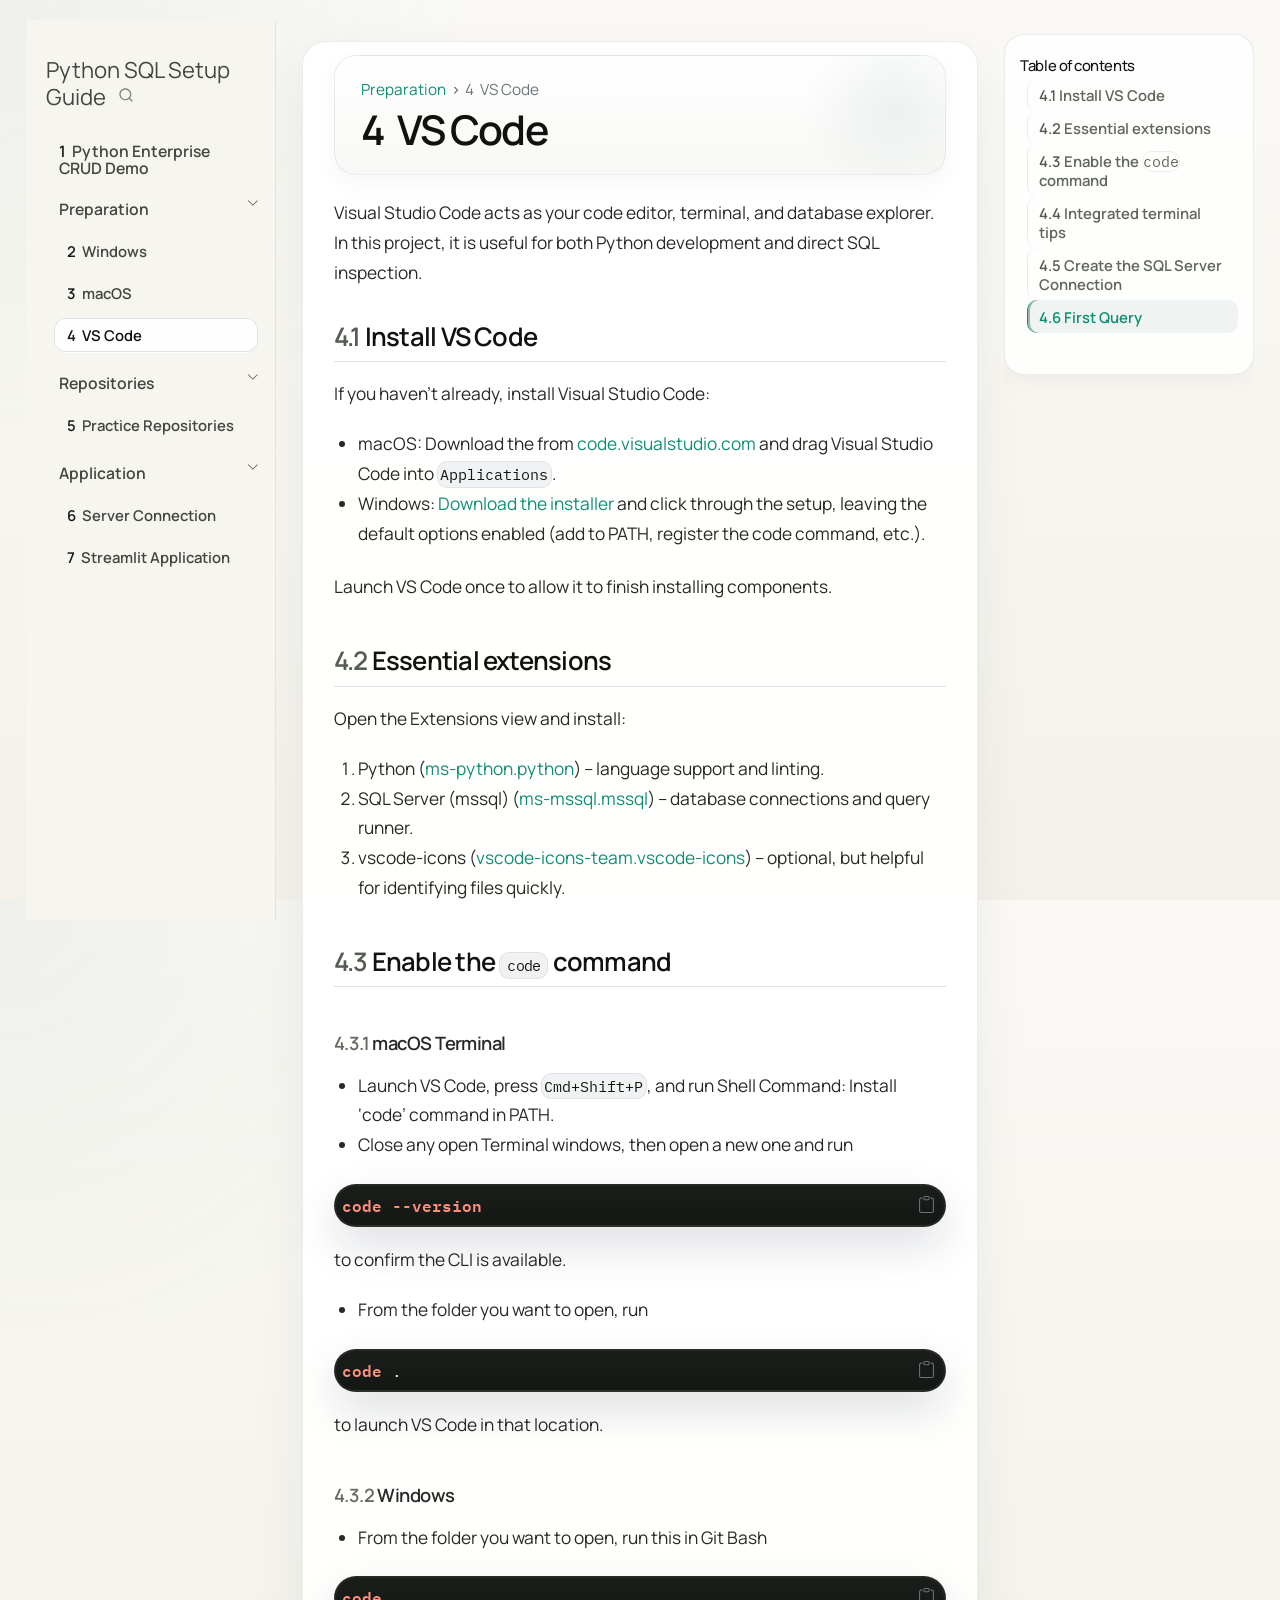
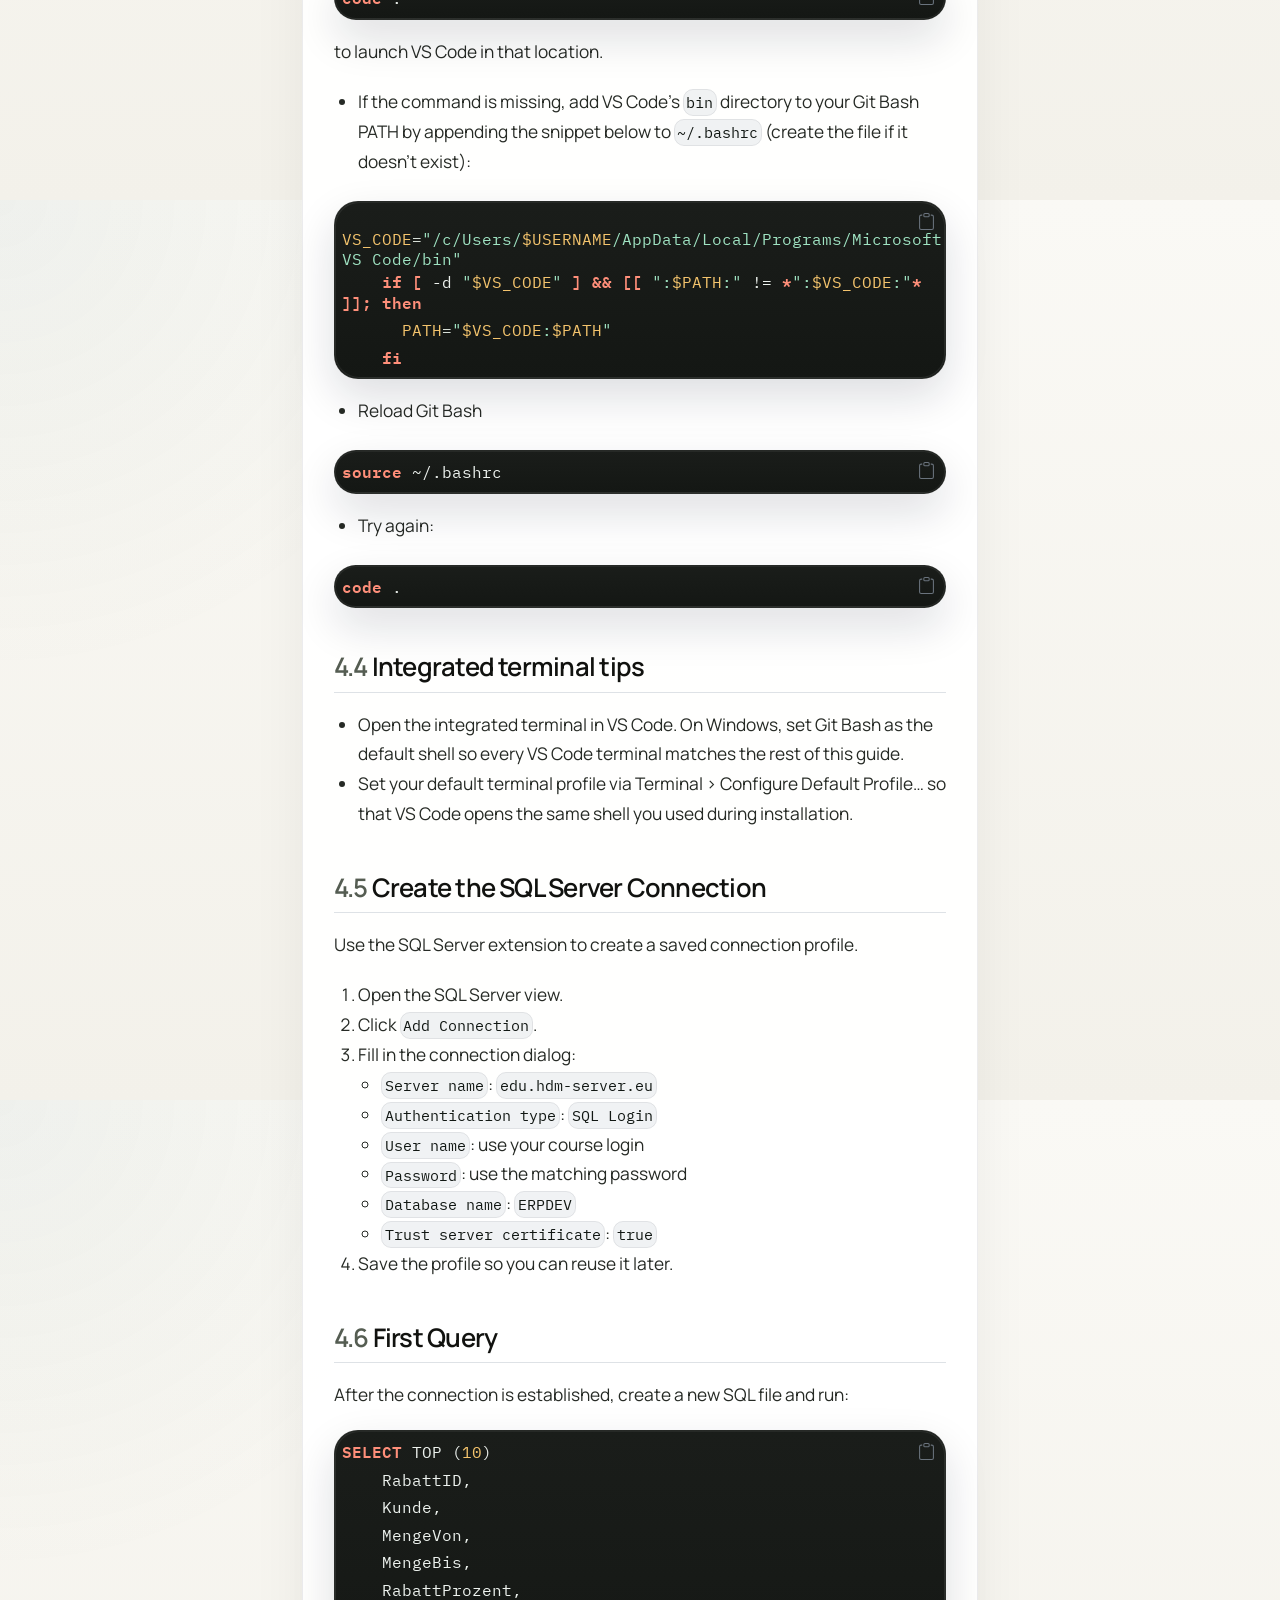
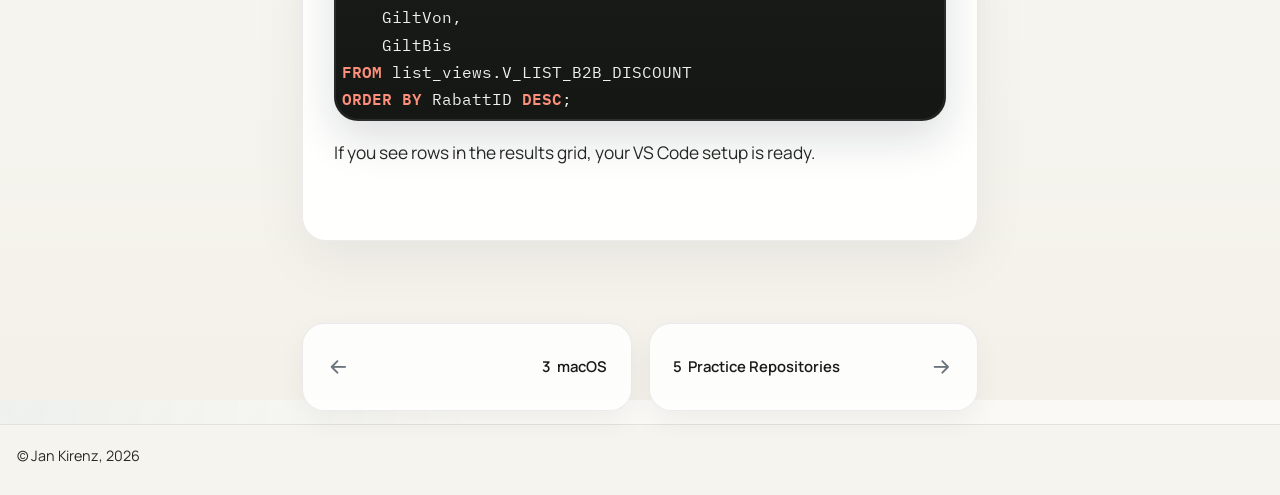
<file: mssql-vscode.html>
<!DOCTYPE html>
<html xmlns="http://www.w3.org/1999/xhtml" lang="en" xml:lang="en"><head>

<meta charset="utf-8">
<meta name="generator" content="quarto-1.8.27">

<meta name="viewport" content="width=device-width, initial-scale=1.0, user-scalable=yes">

<meta name="author" content="Jan Kirenz">

<title>4&nbsp; VS Code – Python SQL Setup Guide</title>
<style>
code{white-space: pre-wrap;}
span.smallcaps{font-variant: small-caps;}
div.columns{display: flex; gap: min(4vw, 1.5em);}
div.column{flex: auto; overflow-x: auto;}
div.hanging-indent{margin-left: 1.5em; text-indent: -1.5em;}
ul.task-list{list-style: none;}
ul.task-list li input[type="checkbox"] {
  width: 0.8em;
  margin: 0 0.8em 0.2em -1em; /* quarto-specific, see https://github.com/quarto-dev/quarto-cli/issues/4556 */ 
  vertical-align: middle;
}
/* CSS for syntax highlighting */
html { -webkit-text-size-adjust: 100%; }
pre > code.sourceCode { white-space: pre; position: relative; }
pre > code.sourceCode > span { display: inline-block; line-height: 1.25; }
pre > code.sourceCode > span:empty { height: 1.2em; }
.sourceCode { overflow: visible; }
code.sourceCode > span { color: inherit; text-decoration: inherit; }
div.sourceCode { margin: 1em 0; }
pre.sourceCode { margin: 0; }
@media screen {
div.sourceCode { overflow: auto; }
}
@media print {
pre > code.sourceCode { white-space: pre-wrap; }
pre > code.sourceCode > span { text-indent: -5em; padding-left: 5em; }
}
pre.numberSource code
  { counter-reset: source-line 0; }
pre.numberSource code > span
  { position: relative; left: -4em; counter-increment: source-line; }
pre.numberSource code > span > a:first-child::before
  { content: counter(source-line);
    position: relative; left: -1em; text-align: right; vertical-align: baseline;
    border: none; display: inline-block;
    -webkit-touch-callout: none; -webkit-user-select: none;
    -khtml-user-select: none; -moz-user-select: none;
    -ms-user-select: none; user-select: none;
    padding: 0 4px; width: 4em;
  }
pre.numberSource { margin-left: 3em;  padding-left: 4px; }
div.sourceCode
  {   }
@media screen {
pre > code.sourceCode > span > a:first-child::before { text-decoration: underline; }
}
</style>


<script src="site_libs/quarto-nav/quarto-nav.js"></script>
<script src="site_libs/quarto-nav/headroom.min.js"></script>
<script src="site_libs/clipboard/clipboard.min.js"></script>
<script src="site_libs/quarto-search/autocomplete.umd.js"></script>
<script src="site_libs/quarto-search/fuse.min.js"></script>
<script src="site_libs/quarto-search/quarto-search.js"></script>
<meta name="quarto:offset" content="./">
<link href="./practice-repositories.html" rel="next">
<link href="./mac-setup.html" rel="prev">
<script src="site_libs/quarto-html/quarto.js" type="module"></script>
<script src="site_libs/quarto-html/tabsets/tabsets.js" type="module"></script>
<script src="site_libs/quarto-html/axe/axe-check.js" type="module"></script>
<script src="site_libs/quarto-html/popper.min.js"></script>
<script src="site_libs/quarto-html/tippy.umd.min.js"></script>
<script src="site_libs/quarto-html/anchor.min.js"></script>
<link href="site_libs/quarto-html/tippy.css" rel="stylesheet">
<link href="site_libs/quarto-html/quarto-syntax-highlighting-a8f83c6add4bed76711a7100e5df97c0.css" rel="stylesheet" id="quarto-text-highlighting-styles">
<script src="site_libs/bootstrap/bootstrap.min.js"></script>
<link href="site_libs/bootstrap/bootstrap-icons.css" rel="stylesheet">
<link href="site_libs/bootstrap/bootstrap-d44f74c4fc11d621972452c195799036.min.css" rel="stylesheet" append-hash="true" id="quarto-bootstrap" data-mode="light">
<script id="quarto-search-options" type="application/json">{
  "location": "sidebar",
  "copy-button": false,
  "collapse-after": 3,
  "panel-placement": "start",
  "type": "overlay",
  "limit": 50,
  "keyboard-shortcut": [
    "f",
    "/",
    "s"
  ],
  "language": {
    "search-no-results-text": "No results",
    "search-matching-documents-text": "matching documents",
    "search-copy-link-title": "Copy link to search",
    "search-hide-matches-text": "Hide additional matches",
    "search-more-match-text": "more match in this document",
    "search-more-matches-text": "more matches in this document",
    "search-clear-button-title": "Clear",
    "search-text-placeholder": "",
    "search-detached-cancel-button-title": "Cancel",
    "search-submit-button-title": "Submit",
    "search-label": "Search"
  }
}</script>
<style>
.cmd-explain {
  font-weight: 600;
  margin-top: 1rem;
}
</style>


</head>

<body class="nav-sidebar floating quarto-light">

<div id="quarto-search-results"></div>
  <header id="quarto-header" class="headroom fixed-top">
  <nav class="quarto-secondary-nav">
    <div class="container-fluid d-flex">
      <button type="button" class="quarto-btn-toggle btn" data-bs-toggle="collapse" role="button" data-bs-target=".quarto-sidebar-collapse-item" aria-controls="quarto-sidebar" aria-expanded="false" aria-label="Toggle sidebar navigation" onclick="if (window.quartoToggleHeadroom) { window.quartoToggleHeadroom(); }">
        <i class="bi bi-layout-text-sidebar-reverse"></i>
      </button>
        <nav class="quarto-page-breadcrumbs" aria-label="breadcrumb"><ol class="breadcrumb"><li class="breadcrumb-item"><a href="./windows-setup.html">Preparation</a></li><li class="breadcrumb-item"><a href="./mssql-vscode.html"><span class="chapter-number">4</span>&nbsp; <span class="chapter-title">VS Code</span></a></li></ol></nav>
        <a class="flex-grow-1" role="navigation" data-bs-toggle="collapse" data-bs-target=".quarto-sidebar-collapse-item" aria-controls="quarto-sidebar" aria-expanded="false" aria-label="Toggle sidebar navigation" onclick="if (window.quartoToggleHeadroom) { window.quartoToggleHeadroom(); }">      
        </a>
      <button type="button" class="btn quarto-search-button" aria-label="Search" onclick="window.quartoOpenSearch();">
        <i class="bi bi-search"></i>
      </button>
    </div>
  </nav>
</header>
<!-- content -->
<div id="quarto-content" class="quarto-container page-columns page-rows-contents page-layout-article">
<!-- sidebar -->
  <nav id="quarto-sidebar" class="sidebar collapse collapse-horizontal quarto-sidebar-collapse-item sidebar-navigation floating overflow-auto">
    <div class="pt-lg-2 mt-2 text-left sidebar-header">
    <div class="sidebar-title mb-0 py-0">
      <a href="./">Python SQL Setup Guide</a> 
        <div class="sidebar-tools-main">
    <div id="quarto-search" class="quarto-navigation-tool px-1" title="Search"></div>
</div>
    </div>
      </div>
    <div class="sidebar-menu-container"> 
    <ul class="list-unstyled mt-1">
        <li class="sidebar-item">
  <div class="sidebar-item-container"> 
  <a href="./index.html" class="sidebar-item-text sidebar-link">
 <span class="menu-text"><span class="chapter-number">1</span>&nbsp; <span class="chapter-title">Python Enterprise CRUD Demo</span></span></a>
  </div>
</li>
        <li class="sidebar-item sidebar-item-section">
      <div class="sidebar-item-container"> 
            <a class="sidebar-item-text sidebar-link text-start" data-bs-toggle="collapse" data-bs-target="#quarto-sidebar-section-1" role="navigation" aria-expanded="true">
 <span class="menu-text">Preparation</span></a>
          <a class="sidebar-item-toggle text-start" data-bs-toggle="collapse" data-bs-target="#quarto-sidebar-section-1" role="navigation" aria-expanded="true" aria-label="Toggle section">
            <i class="bi bi-chevron-right ms-2"></i>
          </a> 
      </div>
      <ul id="quarto-sidebar-section-1" class="collapse list-unstyled sidebar-section depth1 show">  
          <li class="sidebar-item">
  <div class="sidebar-item-container"> 
  <a href="./windows-setup.html" class="sidebar-item-text sidebar-link">
 <span class="menu-text"><span class="chapter-number">2</span>&nbsp; <span class="chapter-title">Windows</span></span></a>
  </div>
</li>
          <li class="sidebar-item">
  <div class="sidebar-item-container"> 
  <a href="./mac-setup.html" class="sidebar-item-text sidebar-link">
 <span class="menu-text"><span class="chapter-number">3</span>&nbsp; <span class="chapter-title">macOS</span></span></a>
  </div>
</li>
          <li class="sidebar-item">
  <div class="sidebar-item-container"> 
  <a href="./mssql-vscode.html" class="sidebar-item-text sidebar-link active">
 <span class="menu-text"><span class="chapter-number">4</span>&nbsp; <span class="chapter-title">VS Code</span></span></a>
  </div>
</li>
      </ul>
  </li>
        <li class="sidebar-item sidebar-item-section">
      <div class="sidebar-item-container"> 
            <a class="sidebar-item-text sidebar-link text-start" data-bs-toggle="collapse" data-bs-target="#quarto-sidebar-section-2" role="navigation" aria-expanded="true">
 <span class="menu-text">Repositories</span></a>
          <a class="sidebar-item-toggle text-start" data-bs-toggle="collapse" data-bs-target="#quarto-sidebar-section-2" role="navigation" aria-expanded="true" aria-label="Toggle section">
            <i class="bi bi-chevron-right ms-2"></i>
          </a> 
      </div>
      <ul id="quarto-sidebar-section-2" class="collapse list-unstyled sidebar-section depth1 show">  
          <li class="sidebar-item">
  <div class="sidebar-item-container"> 
  <a href="./practice-repositories.html" class="sidebar-item-text sidebar-link">
 <span class="menu-text"><span class="chapter-number">5</span>&nbsp; <span class="chapter-title">Practice Repositories</span></span></a>
  </div>
</li>
      </ul>
  </li>
        <li class="sidebar-item sidebar-item-section">
      <div class="sidebar-item-container"> 
            <a class="sidebar-item-text sidebar-link text-start" data-bs-toggle="collapse" data-bs-target="#quarto-sidebar-section-3" role="navigation" aria-expanded="true">
 <span class="menu-text">Application</span></a>
          <a class="sidebar-item-toggle text-start" data-bs-toggle="collapse" data-bs-target="#quarto-sidebar-section-3" role="navigation" aria-expanded="true" aria-label="Toggle section">
            <i class="bi bi-chevron-right ms-2"></i>
          </a> 
      </div>
      <ul id="quarto-sidebar-section-3" class="collapse list-unstyled sidebar-section depth1 show">  
          <li class="sidebar-item">
  <div class="sidebar-item-container"> 
  <a href="./mssql-connection.html" class="sidebar-item-text sidebar-link">
 <span class="menu-text"><span class="chapter-number">6</span>&nbsp; <span class="chapter-title">Server Connection</span></span></a>
  </div>
</li>
          <li class="sidebar-item">
  <div class="sidebar-item-container"> 
  <a href="./streamlit.html" class="sidebar-item-text sidebar-link">
 <span class="menu-text"><span class="chapter-number">7</span>&nbsp; <span class="chapter-title">Streamlit Application</span></span></a>
  </div>
</li>
      </ul>
  </li>
    </ul>
    </div>
</nav>
<div id="quarto-sidebar-glass" class="quarto-sidebar-collapse-item" data-bs-toggle="collapse" data-bs-target=".quarto-sidebar-collapse-item"></div>
<!-- margin-sidebar -->
    <div id="quarto-margin-sidebar" class="sidebar margin-sidebar">
        <nav id="TOC" role="doc-toc" class="toc-active">
    <h2 id="toc-title">Table of contents</h2>
   
  <ul>
  <li><a href="#install-vs-code" id="toc-install-vs-code" class="nav-link active" data-scroll-target="#install-vs-code"><span class="header-section-number">4.1</span> Install VS Code</a></li>
  <li><a href="#essential-extensions" id="toc-essential-extensions" class="nav-link" data-scroll-target="#essential-extensions"><span class="header-section-number">4.2</span> Essential extensions</a></li>
  <li><a href="#enable-the-code-command" id="toc-enable-the-code-command" class="nav-link" data-scroll-target="#enable-the-code-command"><span class="header-section-number">4.3</span> Enable the <code>code</code> command</a>
  <ul class="collapse">
  <li><a href="#macos-terminal" id="toc-macos-terminal" class="nav-link" data-scroll-target="#macos-terminal"><span class="header-section-number">4.3.1</span> macOS Terminal</a></li>
  <li><a href="#windows" id="toc-windows" class="nav-link" data-scroll-target="#windows"><span class="header-section-number">4.3.2</span> Windows</a></li>
  </ul></li>
  <li><a href="#integrated-terminal-tips" id="toc-integrated-terminal-tips" class="nav-link" data-scroll-target="#integrated-terminal-tips"><span class="header-section-number">4.4</span> Integrated terminal tips</a></li>
  <li><a href="#create-the-sql-server-connection" id="toc-create-the-sql-server-connection" class="nav-link" data-scroll-target="#create-the-sql-server-connection"><span class="header-section-number">4.5</span> Create the SQL Server Connection</a></li>
  <li><a href="#first-query" id="toc-first-query" class="nav-link" data-scroll-target="#first-query"><span class="header-section-number">4.6</span> First Query</a></li>
  </ul>
</nav>
    </div>
<!-- main -->
<main class="content" id="quarto-document-content">

<header id="title-block-header" class="quarto-title-block default"><nav class="quarto-page-breadcrumbs quarto-title-breadcrumbs d-none d-lg-block" aria-label="breadcrumb"><ol class="breadcrumb"><li class="breadcrumb-item"><a href="./windows-setup.html">Preparation</a></li><li class="breadcrumb-item"><a href="./mssql-vscode.html"><span class="chapter-number">4</span>&nbsp; <span class="chapter-title">VS Code</span></a></li></ol></nav>
<div class="quarto-title">
<h1 class="title"><span class="chapter-number">4</span>&nbsp; <span class="chapter-title">VS Code</span></h1>
</div>



<div class="quarto-title-meta">

    
  
    
  </div>
  


</header>


<p>Visual Studio Code acts as your code editor, terminal, and database explorer. In this project, it is useful for both Python development and direct SQL inspection.</p>
<section id="install-vs-code" class="level2" data-number="4.1">
<h2 data-number="4.1" class="anchored" data-anchor-id="install-vs-code"><span class="header-section-number">4.1</span> Install VS Code</h2>
<p>If you haven’t already, install Visual Studio Code:</p>
<ul>
<li>macOS: Download the from <a href="https://code.visualstudio.com/insiders/#osx">code.visualstudio.com</a> and drag Visual Studio Code into <code>Applications</code>.</li>
<li>Windows: <a href="https://code.visualstudio.com/insiders/#win">Download the installer</a> and click through the setup, leaving the default options enabled (add to PATH, register the code command, etc.).</li>
</ul>
<p>Launch VS Code once to allow it to finish installing components.</p>
</section>
<section id="essential-extensions" class="level2" data-number="4.2">
<h2 data-number="4.2" class="anchored" data-anchor-id="essential-extensions"><span class="header-section-number">4.2</span> Essential extensions</h2>
<p>Open the Extensions view and install:</p>
<ol type="1">
<li>Python (<a href="https://marketplace.visualstudio.com/items?itemName=ms-python.python">ms-python.python</a>) – language support and linting.</li>
<li>SQL Server (mssql) (<a href="https://marketplace.visualstudio.com/items?itemName=ms-mssql.mssql">ms-mssql.mssql</a>) – database connections and query runner.</li>
<li>vscode-icons (<a href="https://marketplace.visualstudio.com/items?itemName=vscode-icons-team.vscode-icons">vscode-icons-team.vscode-icons</a>) – optional, but helpful for identifying files quickly.</li>
</ol>
</section>
<section id="enable-the-code-command" class="level2" data-number="4.3">
<h2 data-number="4.3" class="anchored" data-anchor-id="enable-the-code-command"><span class="header-section-number">4.3</span> Enable the <code>code</code> command</h2>
<section id="macos-terminal" class="level3" data-number="4.3.1">
<h3 data-number="4.3.1" class="anchored" data-anchor-id="macos-terminal"><span class="header-section-number">4.3.1</span> macOS Terminal</h3>
<ul>
<li>Launch VS Code, press <code>Cmd+Shift+P</code>, and run Shell Command: Install ‘code’ command in PATH.</li>
<li>Close any open Terminal windows, then open a new one and run</li>
</ul>
<div class="code-copy-outer-scaffold"><div class="sourceCode" id="cb1"><pre class="sourceCode bash code-with-copy"><code class="sourceCode bash"><span id="cb1-1"><a href="#cb1-1" aria-hidden="true" tabindex="-1"></a><span class="ex">code</span> <span class="at">--version</span></span></code></pre></div><button title="Copy to Clipboard" class="code-copy-button"><i class="bi"></i></button></div>
<p>to confirm the CLI is available.</p>
<ul>
<li>From the folder you want to open, run</li>
</ul>
<div class="code-copy-outer-scaffold"><div class="sourceCode" id="cb2"><pre class="sourceCode bash code-with-copy"><code class="sourceCode bash"><span id="cb2-1"><a href="#cb2-1" aria-hidden="true" tabindex="-1"></a><span class="ex">code</span> .</span></code></pre></div><button title="Copy to Clipboard" class="code-copy-button"><i class="bi"></i></button></div>
<p>to launch VS Code in that location.</p>
</section>
<section id="windows" class="level3" data-number="4.3.2">
<h3 data-number="4.3.2" class="anchored" data-anchor-id="windows"><span class="header-section-number">4.3.2</span> Windows</h3>
<ul>
<li>From the folder you want to open, run this in Git Bash</li>
</ul>
<div class="code-copy-outer-scaffold"><div class="sourceCode" id="cb3"><pre class="sourceCode bash code-with-copy"><code class="sourceCode bash"><span id="cb3-1"><a href="#cb3-1" aria-hidden="true" tabindex="-1"></a><span class="ex">code</span> .</span></code></pre></div><button title="Copy to Clipboard" class="code-copy-button"><i class="bi"></i></button></div>
<p>to launch VS Code in that location.</p>
<ul>
<li>If the command is missing, add VS Code’s <code>bin</code> directory to your Git Bash PATH by appending the snippet below to <code>~/.bashrc</code> (create the file if it doesn’t exist):</li>
</ul>
<div class="code-copy-outer-scaffold"><div class="sourceCode" id="cb4"><pre class="sourceCode bash code-with-copy"><code class="sourceCode bash"><span id="cb4-1"><a href="#cb4-1" aria-hidden="true" tabindex="-1"></a>    <span class="va">VS_CODE</span><span class="op">=</span><span class="st">"/c/Users/</span><span class="va">$USERNAME</span><span class="st">/AppData/Local/Programs/Microsoft VS Code/bin"</span></span>
<span id="cb4-2"><a href="#cb4-2" aria-hidden="true" tabindex="-1"></a>    <span class="cf">if</span> <span class="bu">[</span> <span class="ot">-d</span> <span class="st">"</span><span class="va">$VS_CODE</span><span class="st">"</span> <span class="bu">]</span> <span class="kw">&amp;&amp;</span> <span class="kw">[[</span> <span class="st">":</span><span class="va">$PATH</span><span class="st">:"</span> <span class="ot">!=</span> <span class="pp">*</span><span class="st">":</span><span class="va">$VS_CODE</span><span class="st">:"</span><span class="pp">*</span> <span class="kw">]];</span> <span class="cf">then</span></span>
<span id="cb4-3"><a href="#cb4-3" aria-hidden="true" tabindex="-1"></a>      <span class="va">PATH</span><span class="op">=</span><span class="st">"</span><span class="va">$VS_CODE</span><span class="st">:</span><span class="va">$PATH</span><span class="st">"</span></span>
<span id="cb4-4"><a href="#cb4-4" aria-hidden="true" tabindex="-1"></a>    <span class="cf">fi</span></span></code></pre></div><button title="Copy to Clipboard" class="code-copy-button"><i class="bi"></i></button></div>
<ul>
<li>Reload Git Bash</li>
</ul>
<div class="code-copy-outer-scaffold"><div class="sourceCode" id="cb5"><pre class="sourceCode bash code-with-copy"><code class="sourceCode bash"><span id="cb5-1"><a href="#cb5-1" aria-hidden="true" tabindex="-1"></a><span class="bu">source</span> ~/.bashrc</span></code></pre></div><button title="Copy to Clipboard" class="code-copy-button"><i class="bi"></i></button></div>
<ul>
<li>Try again:</li>
</ul>
<div class="code-copy-outer-scaffold"><div class="sourceCode" id="cb6"><pre class="sourceCode bash code-with-copy"><code class="sourceCode bash"><span id="cb6-1"><a href="#cb6-1" aria-hidden="true" tabindex="-1"></a><span class="ex">code</span> .</span></code></pre></div><button title="Copy to Clipboard" class="code-copy-button"><i class="bi"></i></button></div>
</section>
</section>
<section id="integrated-terminal-tips" class="level2" data-number="4.4">
<h2 data-number="4.4" class="anchored" data-anchor-id="integrated-terminal-tips"><span class="header-section-number">4.4</span> Integrated terminal tips</h2>
<ul>
<li>Open the integrated terminal in VS Code. On Windows, set Git Bash as the default shell so every VS Code terminal matches the rest of this guide.</li>
<li>Set your default terminal profile via Terminal &gt; Configure Default Profile… so that VS Code opens the same shell you used during installation.</li>
</ul>
</section>
<section id="create-the-sql-server-connection" class="level2" data-number="4.5">
<h2 data-number="4.5" class="anchored" data-anchor-id="create-the-sql-server-connection"><span class="header-section-number">4.5</span> Create the SQL Server Connection</h2>
<p>Use the SQL Server extension to create a saved connection profile.</p>
<ol type="1">
<li>Open the SQL Server view.</li>
<li>Click <code>Add Connection</code>.</li>
<li>Fill in the connection dialog:
<ul>
<li><code>Server name</code>: <code>edu.hdm-server.eu</code></li>
<li><code>Authentication type</code>: <code>SQL Login</code></li>
<li><code>User name</code>: use your course login</li>
<li><code>Password</code>: use the matching password</li>
<li><code>Database name</code>: <code>ERPDEV</code></li>
<li><code>Trust server certificate</code>: <code>true</code></li>
</ul></li>
<li>Save the profile so you can reuse it later.</li>
</ol>
</section>
<section id="first-query" class="level2" data-number="4.6">
<h2 data-number="4.6" class="anchored" data-anchor-id="first-query"><span class="header-section-number">4.6</span> First Query</h2>
<p>After the connection is established, create a new SQL file and run:</p>
<div class="code-copy-outer-scaffold"><div class="sourceCode" id="cb7"><pre class="sourceCode sql code-with-copy"><code class="sourceCode sql"><span id="cb7-1"><a href="#cb7-1" aria-hidden="true" tabindex="-1"></a><span class="kw">SELECT</span> TOP (<span class="dv">10</span>)</span>
<span id="cb7-2"><a href="#cb7-2" aria-hidden="true" tabindex="-1"></a>    RabattID,</span>
<span id="cb7-3"><a href="#cb7-3" aria-hidden="true" tabindex="-1"></a>    Kunde,</span>
<span id="cb7-4"><a href="#cb7-4" aria-hidden="true" tabindex="-1"></a>    MengeVon,</span>
<span id="cb7-5"><a href="#cb7-5" aria-hidden="true" tabindex="-1"></a>    MengeBis,</span>
<span id="cb7-6"><a href="#cb7-6" aria-hidden="true" tabindex="-1"></a>    RabattProzent,</span>
<span id="cb7-7"><a href="#cb7-7" aria-hidden="true" tabindex="-1"></a>    GiltVon,</span>
<span id="cb7-8"><a href="#cb7-8" aria-hidden="true" tabindex="-1"></a>    GiltBis</span>
<span id="cb7-9"><a href="#cb7-9" aria-hidden="true" tabindex="-1"></a><span class="kw">FROM</span> list_views.V_LIST_B2B_DISCOUNT</span>
<span id="cb7-10"><a href="#cb7-10" aria-hidden="true" tabindex="-1"></a><span class="kw">ORDER</span> <span class="kw">BY</span> RabattID <span class="kw">DESC</span>;</span></code></pre></div><button title="Copy to Clipboard" class="code-copy-button"><i class="bi"></i></button></div>
<p>If you see rows in the results grid, your VS Code setup is ready.</p>


</section>

</main> <!-- /main -->
<script id="quarto-html-after-body" type="application/javascript">
  window.document.addEventListener("DOMContentLoaded", function (event) {
    const icon = "";
    const anchorJS = new window.AnchorJS();
    anchorJS.options = {
      placement: 'right',
      icon: icon
    };
    anchorJS.add('.anchored');
    const isCodeAnnotation = (el) => {
      for (const clz of el.classList) {
        if (clz.startsWith('code-annotation-')) {                     
          return true;
        }
      }
      return false;
    }
    const onCopySuccess = function(e) {
      // button target
      const button = e.trigger;
      // don't keep focus
      button.blur();
      // flash "checked"
      button.classList.add('code-copy-button-checked');
      var currentTitle = button.getAttribute("title");
      button.setAttribute("title", "Copied!");
      let tooltip;
      if (window.bootstrap) {
        button.setAttribute("data-bs-toggle", "tooltip");
        button.setAttribute("data-bs-placement", "left");
        button.setAttribute("data-bs-title", "Copied!");
        tooltip = new bootstrap.Tooltip(button, 
          { trigger: "manual", 
            customClass: "code-copy-button-tooltip",
            offset: [0, -8]});
        tooltip.show();    
      }
      setTimeout(function() {
        if (tooltip) {
          tooltip.hide();
          button.removeAttribute("data-bs-title");
          button.removeAttribute("data-bs-toggle");
          button.removeAttribute("data-bs-placement");
        }
        button.setAttribute("title", currentTitle);
        button.classList.remove('code-copy-button-checked');
      }, 1000);
      // clear code selection
      e.clearSelection();
    }
    const getTextToCopy = function(trigger) {
      const outerScaffold = trigger.parentElement.cloneNode(true);
      const codeEl = outerScaffold.querySelector('code');
      for (const childEl of codeEl.children) {
        if (isCodeAnnotation(childEl)) {
          childEl.remove();
        }
      }
      return codeEl.innerText;
    }
    const clipboard = new window.ClipboardJS('.code-copy-button:not([data-in-quarto-modal])', {
      text: getTextToCopy
    });
    clipboard.on('success', onCopySuccess);
    if (window.document.getElementById('quarto-embedded-source-code-modal')) {
      const clipboardModal = new window.ClipboardJS('.code-copy-button[data-in-quarto-modal]', {
        text: getTextToCopy,
        container: window.document.getElementById('quarto-embedded-source-code-modal')
      });
      clipboardModal.on('success', onCopySuccess);
    }
      var localhostRegex = new RegExp(/^(?:http|https):\/\/localhost\:?[0-9]*\//);
      var mailtoRegex = new RegExp(/^mailto:/);
        var filterRegex = new RegExp('/' + window.location.host + '/');
      var isInternal = (href) => {
          return filterRegex.test(href) || localhostRegex.test(href) || mailtoRegex.test(href);
      }
      // Inspect non-navigation links and adorn them if external
     var links = window.document.querySelectorAll('a[href]:not(.nav-link):not(.navbar-brand):not(.toc-action):not(.sidebar-link):not(.sidebar-item-toggle):not(.pagination-link):not(.no-external):not([aria-hidden]):not(.dropdown-item):not(.quarto-navigation-tool):not(.about-link)');
      for (var i=0; i<links.length; i++) {
        const link = links[i];
        if (!isInternal(link.href)) {
          // undo the damage that might have been done by quarto-nav.js in the case of
          // links that we want to consider external
          if (link.dataset.originalHref !== undefined) {
            link.href = link.dataset.originalHref;
          }
        }
      }
    function tippyHover(el, contentFn, onTriggerFn, onUntriggerFn) {
      const config = {
        allowHTML: true,
        maxWidth: 500,
        delay: 100,
        arrow: false,
        appendTo: function(el) {
            return el.parentElement;
        },
        interactive: true,
        interactiveBorder: 10,
        theme: 'quarto',
        placement: 'bottom-start',
      };
      if (contentFn) {
        config.content = contentFn;
      }
      if (onTriggerFn) {
        config.onTrigger = onTriggerFn;
      }
      if (onUntriggerFn) {
        config.onUntrigger = onUntriggerFn;
      }
      window.tippy(el, config); 
    }
    const noterefs = window.document.querySelectorAll('a[role="doc-noteref"]');
    for (var i=0; i<noterefs.length; i++) {
      const ref = noterefs[i];
      tippyHover(ref, function() {
        // use id or data attribute instead here
        let href = ref.getAttribute('data-footnote-href') || ref.getAttribute('href');
        try { href = new URL(href).hash; } catch {}
        const id = href.replace(/^#\/?/, "");
        const note = window.document.getElementById(id);
        if (note) {
          return note.innerHTML;
        } else {
          return "";
        }
      });
    }
    const xrefs = window.document.querySelectorAll('a.quarto-xref');
    const processXRef = (id, note) => {
      // Strip column container classes
      const stripColumnClz = (el) => {
        el.classList.remove("page-full", "page-columns");
        if (el.children) {
          for (const child of el.children) {
            stripColumnClz(child);
          }
        }
      }
      stripColumnClz(note)
      if (id === null || id.startsWith('sec-')) {
        // Special case sections, only their first couple elements
        const container = document.createElement("div");
        if (note.children && note.children.length > 2) {
          container.appendChild(note.children[0].cloneNode(true));
          for (let i = 1; i < note.children.length; i++) {
            const child = note.children[i];
            if (child.tagName === "P" && child.innerText === "") {
              continue;
            } else {
              container.appendChild(child.cloneNode(true));
              break;
            }
          }
          if (window.Quarto?.typesetMath) {
            window.Quarto.typesetMath(container);
          }
          return container.innerHTML
        } else {
          if (window.Quarto?.typesetMath) {
            window.Quarto.typesetMath(note);
          }
          return note.innerHTML;
        }
      } else {
        // Remove any anchor links if they are present
        const anchorLink = note.querySelector('a.anchorjs-link');
        if (anchorLink) {
          anchorLink.remove();
        }
        if (window.Quarto?.typesetMath) {
          window.Quarto.typesetMath(note);
        }
        if (note.classList.contains("callout")) {
          return note.outerHTML;
        } else {
          return note.innerHTML;
        }
      }
    }
    for (var i=0; i<xrefs.length; i++) {
      const xref = xrefs[i];
      tippyHover(xref, undefined, function(instance) {
        instance.disable();
        let url = xref.getAttribute('href');
        let hash = undefined; 
        if (url.startsWith('#')) {
          hash = url;
        } else {
          try { hash = new URL(url).hash; } catch {}
        }
        if (hash) {
          const id = hash.replace(/^#\/?/, "");
          const note = window.document.getElementById(id);
          if (note !== null) {
            try {
              const html = processXRef(id, note.cloneNode(true));
              instance.setContent(html);
            } finally {
              instance.enable();
              instance.show();
            }
          } else {
            // See if we can fetch this
            fetch(url.split('#')[0])
            .then(res => res.text())
            .then(html => {
              const parser = new DOMParser();
              const htmlDoc = parser.parseFromString(html, "text/html");
              const note = htmlDoc.getElementById(id);
              if (note !== null) {
                const html = processXRef(id, note);
                instance.setContent(html);
              } 
            }).finally(() => {
              instance.enable();
              instance.show();
            });
          }
        } else {
          // See if we can fetch a full url (with no hash to target)
          // This is a special case and we should probably do some content thinning / targeting
          fetch(url)
          .then(res => res.text())
          .then(html => {
            const parser = new DOMParser();
            const htmlDoc = parser.parseFromString(html, "text/html");
            const note = htmlDoc.querySelector('main.content');
            if (note !== null) {
              // This should only happen for chapter cross references
              // (since there is no id in the URL)
              // remove the first header
              if (note.children.length > 0 && note.children[0].tagName === "HEADER") {
                note.children[0].remove();
              }
              const html = processXRef(null, note);
              instance.setContent(html);
            } 
          }).finally(() => {
            instance.enable();
            instance.show();
          });
        }
      }, function(instance) {
      });
    }
        let selectedAnnoteEl;
        const selectorForAnnotation = ( cell, annotation) => {
          let cellAttr = 'data-code-cell="' + cell + '"';
          let lineAttr = 'data-code-annotation="' +  annotation + '"';
          const selector = 'span[' + cellAttr + '][' + lineAttr + ']';
          return selector;
        }
        const selectCodeLines = (annoteEl) => {
          const doc = window.document;
          const targetCell = annoteEl.getAttribute("data-target-cell");
          const targetAnnotation = annoteEl.getAttribute("data-target-annotation");
          const annoteSpan = window.document.querySelector(selectorForAnnotation(targetCell, targetAnnotation));
          const lines = annoteSpan.getAttribute("data-code-lines").split(",");
          const lineIds = lines.map((line) => {
            return targetCell + "-" + line;
          })
          let top = null;
          let height = null;
          let parent = null;
          if (lineIds.length > 0) {
              //compute the position of the single el (top and bottom and make a div)
              const el = window.document.getElementById(lineIds[0]);
              top = el.offsetTop;
              height = el.offsetHeight;
              parent = el.parentElement.parentElement;
            if (lineIds.length > 1) {
              const lastEl = window.document.getElementById(lineIds[lineIds.length - 1]);
              const bottom = lastEl.offsetTop + lastEl.offsetHeight;
              height = bottom - top;
            }
            if (top !== null && height !== null && parent !== null) {
              // cook up a div (if necessary) and position it 
              let div = window.document.getElementById("code-annotation-line-highlight");
              if (div === null) {
                div = window.document.createElement("div");
                div.setAttribute("id", "code-annotation-line-highlight");
                div.style.position = 'absolute';
                parent.appendChild(div);
              }
              div.style.top = top - 2 + "px";
              div.style.height = height + 4 + "px";
              div.style.left = 0;
              let gutterDiv = window.document.getElementById("code-annotation-line-highlight-gutter");
              if (gutterDiv === null) {
                gutterDiv = window.document.createElement("div");
                gutterDiv.setAttribute("id", "code-annotation-line-highlight-gutter");
                gutterDiv.style.position = 'absolute';
                const codeCell = window.document.getElementById(targetCell);
                const gutter = codeCell.querySelector('.code-annotation-gutter');
                gutter.appendChild(gutterDiv);
              }
              gutterDiv.style.top = top - 2 + "px";
              gutterDiv.style.height = height + 4 + "px";
            }
            selectedAnnoteEl = annoteEl;
          }
        };
        const unselectCodeLines = () => {
          const elementsIds = ["code-annotation-line-highlight", "code-annotation-line-highlight-gutter"];
          elementsIds.forEach((elId) => {
            const div = window.document.getElementById(elId);
            if (div) {
              div.remove();
            }
          });
          selectedAnnoteEl = undefined;
        };
          // Handle positioning of the toggle
      window.addEventListener(
        "resize",
        throttle(() => {
          elRect = undefined;
          if (selectedAnnoteEl) {
            selectCodeLines(selectedAnnoteEl);
          }
        }, 10)
      );
      function throttle(fn, ms) {
      let throttle = false;
      let timer;
        return (...args) => {
          if(!throttle) { // first call gets through
              fn.apply(this, args);
              throttle = true;
          } else { // all the others get throttled
              if(timer) clearTimeout(timer); // cancel #2
              timer = setTimeout(() => {
                fn.apply(this, args);
                timer = throttle = false;
              }, ms);
          }
        };
      }
        // Attach click handler to the DT
        const annoteDls = window.document.querySelectorAll('dt[data-target-cell]');
        for (const annoteDlNode of annoteDls) {
          annoteDlNode.addEventListener('click', (event) => {
            const clickedEl = event.target;
            if (clickedEl !== selectedAnnoteEl) {
              unselectCodeLines();
              const activeEl = window.document.querySelector('dt[data-target-cell].code-annotation-active');
              if (activeEl) {
                activeEl.classList.remove('code-annotation-active');
              }
              selectCodeLines(clickedEl);
              clickedEl.classList.add('code-annotation-active');
            } else {
              // Unselect the line
              unselectCodeLines();
              clickedEl.classList.remove('code-annotation-active');
            }
          });
        }
    const findCites = (el) => {
      const parentEl = el.parentElement;
      if (parentEl) {
        const cites = parentEl.dataset.cites;
        if (cites) {
          return {
            el,
            cites: cites.split(' ')
          };
        } else {
          return findCites(el.parentElement)
        }
      } else {
        return undefined;
      }
    };
    var bibliorefs = window.document.querySelectorAll('a[role="doc-biblioref"]');
    for (var i=0; i<bibliorefs.length; i++) {
      const ref = bibliorefs[i];
      const citeInfo = findCites(ref);
      if (citeInfo) {
        tippyHover(citeInfo.el, function() {
          var popup = window.document.createElement('div');
          citeInfo.cites.forEach(function(cite) {
            var citeDiv = window.document.createElement('div');
            citeDiv.classList.add('hanging-indent');
            citeDiv.classList.add('csl-entry');
            var biblioDiv = window.document.getElementById('ref-' + cite);
            if (biblioDiv) {
              citeDiv.innerHTML = biblioDiv.innerHTML;
            }
            popup.appendChild(citeDiv);
          });
          return popup.innerHTML;
        });
      }
    }
  });
  </script>
<nav class="page-navigation">
  <div class="nav-page nav-page-previous">
      <a href="./mac-setup.html" class="pagination-link" aria-label="macOS">
        <i class="bi bi-arrow-left-short"></i> <span class="nav-page-text"><span class="chapter-number">3</span>&nbsp; <span class="chapter-title">macOS</span></span>
      </a>          
  </div>
  <div class="nav-page nav-page-next">
      <a href="./practice-repositories.html" class="pagination-link" aria-label="Practice Repositories">
        <span class="nav-page-text"><span class="chapter-number">5</span>&nbsp; <span class="chapter-title">Practice Repositories</span></span> <i class="bi bi-arrow-right-short"></i>
      </a>
  </div>
</nav>
</div> <!-- /content -->
<footer class="footer">
  <div class="nav-footer">
    <div class="nav-footer-left">
<p>© Jan Kirenz, 2026</p>
</div>   
    <div class="nav-footer-center">
      &nbsp;
    </div>
    <div class="nav-footer-right">
      &nbsp;
    </div>
  </div>
</footer>




</body></html>
</file>
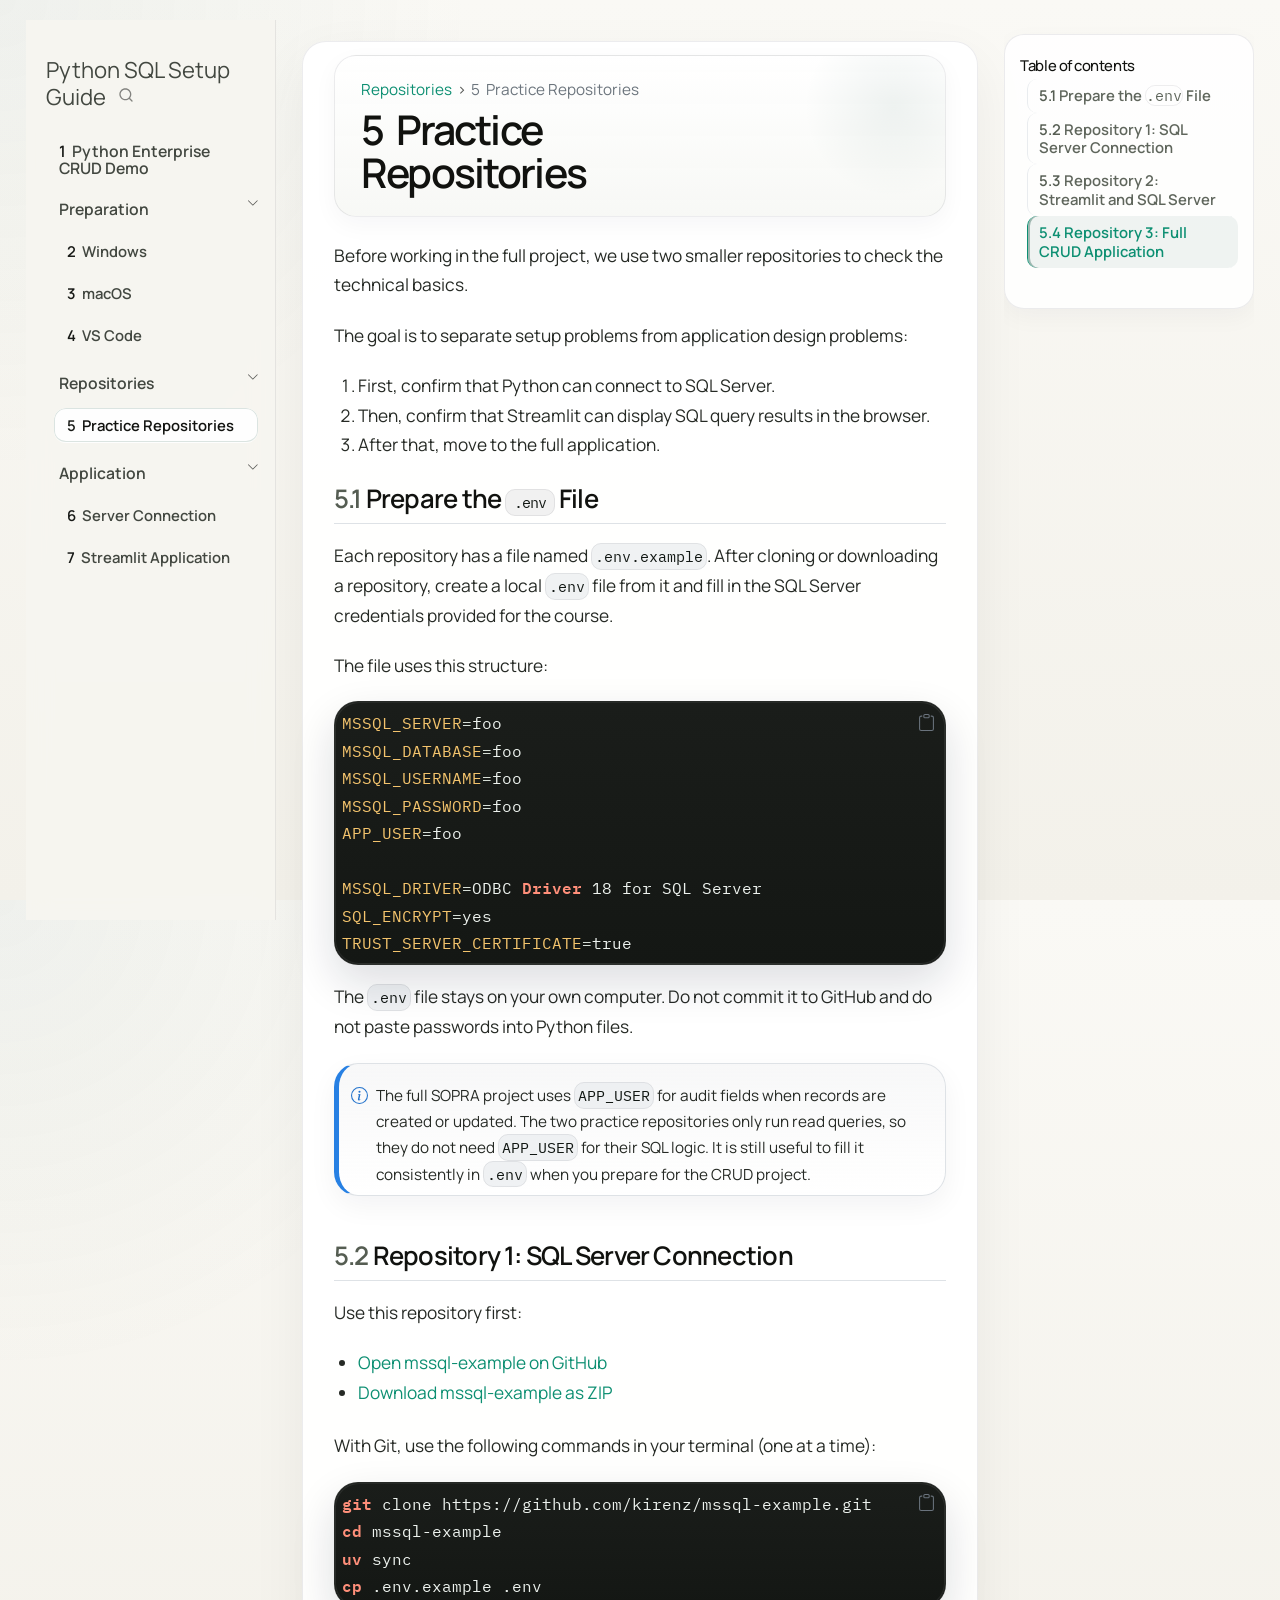
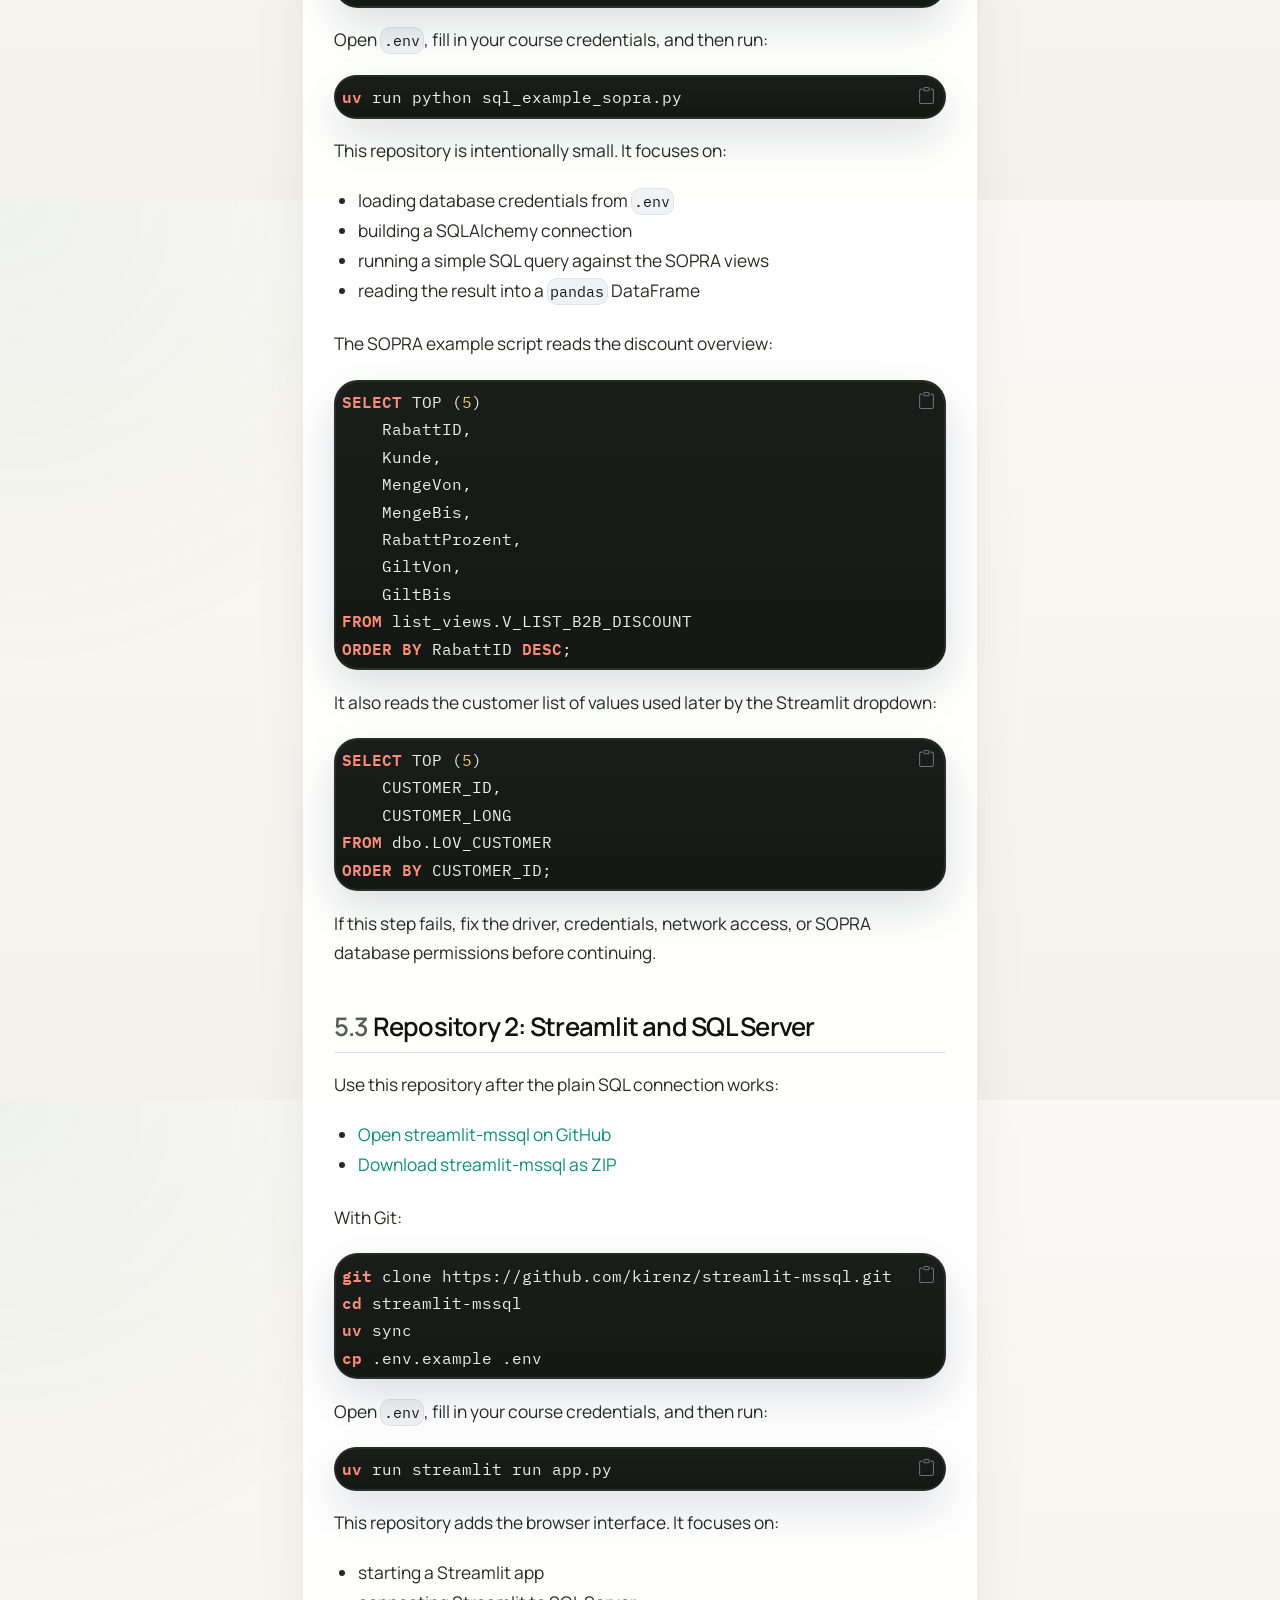
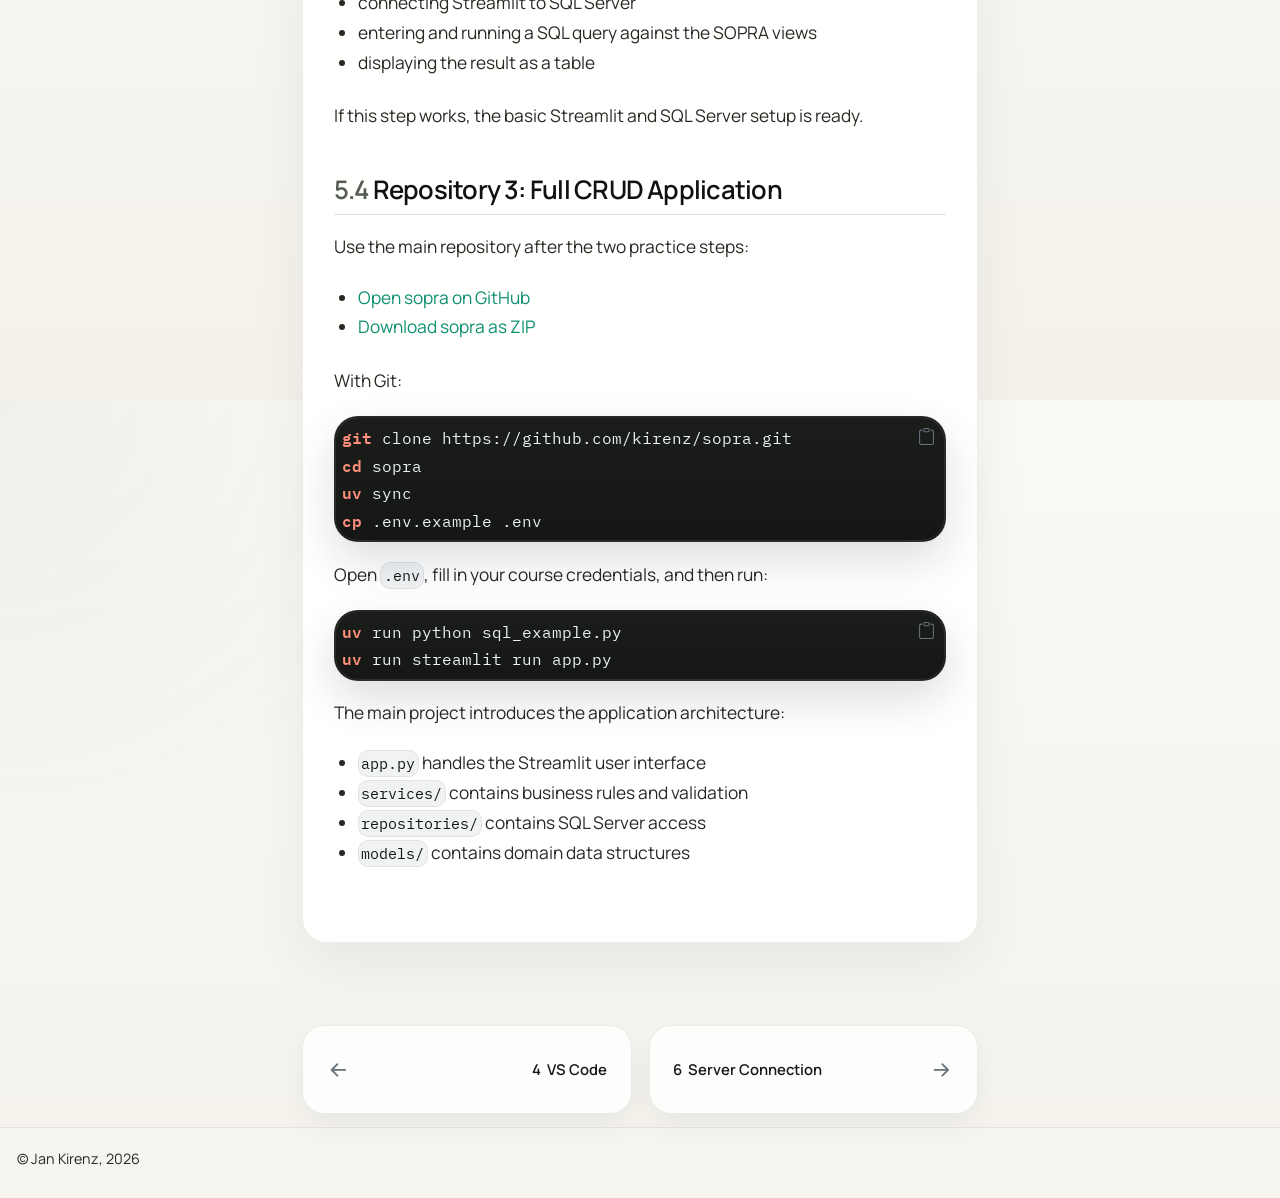
<file: practice-repositories.html>
<!DOCTYPE html>
<html xmlns="http://www.w3.org/1999/xhtml" lang="en" xml:lang="en"><head>

<meta charset="utf-8">
<meta name="generator" content="quarto-1.8.27">

<meta name="viewport" content="width=device-width, initial-scale=1.0, user-scalable=yes">

<meta name="author" content="Jan Kirenz">

<title>5&nbsp; Practice Repositories – Python SQL Setup Guide</title>
<style>
code{white-space: pre-wrap;}
span.smallcaps{font-variant: small-caps;}
div.columns{display: flex; gap: min(4vw, 1.5em);}
div.column{flex: auto; overflow-x: auto;}
div.hanging-indent{margin-left: 1.5em; text-indent: -1.5em;}
ul.task-list{list-style: none;}
ul.task-list li input[type="checkbox"] {
  width: 0.8em;
  margin: 0 0.8em 0.2em -1em; /* quarto-specific, see https://github.com/quarto-dev/quarto-cli/issues/4556 */ 
  vertical-align: middle;
}
/* CSS for syntax highlighting */
html { -webkit-text-size-adjust: 100%; }
pre > code.sourceCode { white-space: pre; position: relative; }
pre > code.sourceCode > span { display: inline-block; line-height: 1.25; }
pre > code.sourceCode > span:empty { height: 1.2em; }
.sourceCode { overflow: visible; }
code.sourceCode > span { color: inherit; text-decoration: inherit; }
div.sourceCode { margin: 1em 0; }
pre.sourceCode { margin: 0; }
@media screen {
div.sourceCode { overflow: auto; }
}
@media print {
pre > code.sourceCode { white-space: pre-wrap; }
pre > code.sourceCode > span { text-indent: -5em; padding-left: 5em; }
}
pre.numberSource code
  { counter-reset: source-line 0; }
pre.numberSource code > span
  { position: relative; left: -4em; counter-increment: source-line; }
pre.numberSource code > span > a:first-child::before
  { content: counter(source-line);
    position: relative; left: -1em; text-align: right; vertical-align: baseline;
    border: none; display: inline-block;
    -webkit-touch-callout: none; -webkit-user-select: none;
    -khtml-user-select: none; -moz-user-select: none;
    -ms-user-select: none; user-select: none;
    padding: 0 4px; width: 4em;
  }
pre.numberSource { margin-left: 3em;  padding-left: 4px; }
div.sourceCode
  {   }
@media screen {
pre > code.sourceCode > span > a:first-child::before { text-decoration: underline; }
}
</style>


<script src="site_libs/quarto-nav/quarto-nav.js"></script>
<script src="site_libs/quarto-nav/headroom.min.js"></script>
<script src="site_libs/clipboard/clipboard.min.js"></script>
<script src="site_libs/quarto-search/autocomplete.umd.js"></script>
<script src="site_libs/quarto-search/fuse.min.js"></script>
<script src="site_libs/quarto-search/quarto-search.js"></script>
<meta name="quarto:offset" content="./">
<link href="./mssql-connection.html" rel="next">
<link href="./mssql-vscode.html" rel="prev">
<script src="site_libs/quarto-html/quarto.js" type="module"></script>
<script src="site_libs/quarto-html/tabsets/tabsets.js" type="module"></script>
<script src="site_libs/quarto-html/axe/axe-check.js" type="module"></script>
<script src="site_libs/quarto-html/popper.min.js"></script>
<script src="site_libs/quarto-html/tippy.umd.min.js"></script>
<script src="site_libs/quarto-html/anchor.min.js"></script>
<link href="site_libs/quarto-html/tippy.css" rel="stylesheet">
<link href="site_libs/quarto-html/quarto-syntax-highlighting-a8f83c6add4bed76711a7100e5df97c0.css" rel="stylesheet" id="quarto-text-highlighting-styles">
<script src="site_libs/bootstrap/bootstrap.min.js"></script>
<link href="site_libs/bootstrap/bootstrap-icons.css" rel="stylesheet">
<link href="site_libs/bootstrap/bootstrap-d44f74c4fc11d621972452c195799036.min.css" rel="stylesheet" append-hash="true" id="quarto-bootstrap" data-mode="light">
<script id="quarto-search-options" type="application/json">{
  "location": "sidebar",
  "copy-button": false,
  "collapse-after": 3,
  "panel-placement": "start",
  "type": "overlay",
  "limit": 50,
  "keyboard-shortcut": [
    "f",
    "/",
    "s"
  ],
  "language": {
    "search-no-results-text": "No results",
    "search-matching-documents-text": "matching documents",
    "search-copy-link-title": "Copy link to search",
    "search-hide-matches-text": "Hide additional matches",
    "search-more-match-text": "more match in this document",
    "search-more-matches-text": "more matches in this document",
    "search-clear-button-title": "Clear",
    "search-text-placeholder": "",
    "search-detached-cancel-button-title": "Cancel",
    "search-submit-button-title": "Submit",
    "search-label": "Search"
  }
}</script>
<style>
.cmd-explain {
  font-weight: 600;
  margin-top: 1rem;
}
</style>


</head>

<body class="nav-sidebar floating quarto-light">

<div id="quarto-search-results"></div>
  <header id="quarto-header" class="headroom fixed-top">
  <nav class="quarto-secondary-nav">
    <div class="container-fluid d-flex">
      <button type="button" class="quarto-btn-toggle btn" data-bs-toggle="collapse" role="button" data-bs-target=".quarto-sidebar-collapse-item" aria-controls="quarto-sidebar" aria-expanded="false" aria-label="Toggle sidebar navigation" onclick="if (window.quartoToggleHeadroom) { window.quartoToggleHeadroom(); }">
        <i class="bi bi-layout-text-sidebar-reverse"></i>
      </button>
        <nav class="quarto-page-breadcrumbs" aria-label="breadcrumb"><ol class="breadcrumb"><li class="breadcrumb-item"><a href="./practice-repositories.html">Repositories</a></li><li class="breadcrumb-item"><a href="./practice-repositories.html"><span class="chapter-number">5</span>&nbsp; <span class="chapter-title">Practice Repositories</span></a></li></ol></nav>
        <a class="flex-grow-1" role="navigation" data-bs-toggle="collapse" data-bs-target=".quarto-sidebar-collapse-item" aria-controls="quarto-sidebar" aria-expanded="false" aria-label="Toggle sidebar navigation" onclick="if (window.quartoToggleHeadroom) { window.quartoToggleHeadroom(); }">      
        </a>
      <button type="button" class="btn quarto-search-button" aria-label="Search" onclick="window.quartoOpenSearch();">
        <i class="bi bi-search"></i>
      </button>
    </div>
  </nav>
</header>
<!-- content -->
<div id="quarto-content" class="quarto-container page-columns page-rows-contents page-layout-article">
<!-- sidebar -->
  <nav id="quarto-sidebar" class="sidebar collapse collapse-horizontal quarto-sidebar-collapse-item sidebar-navigation floating overflow-auto">
    <div class="pt-lg-2 mt-2 text-left sidebar-header">
    <div class="sidebar-title mb-0 py-0">
      <a href="./">Python SQL Setup Guide</a> 
        <div class="sidebar-tools-main">
    <div id="quarto-search" class="quarto-navigation-tool px-1" title="Search"></div>
</div>
    </div>
      </div>
    <div class="sidebar-menu-container"> 
    <ul class="list-unstyled mt-1">
        <li class="sidebar-item">
  <div class="sidebar-item-container"> 
  <a href="./index.html" class="sidebar-item-text sidebar-link">
 <span class="menu-text"><span class="chapter-number">1</span>&nbsp; <span class="chapter-title">Python Enterprise CRUD Demo</span></span></a>
  </div>
</li>
        <li class="sidebar-item sidebar-item-section">
      <div class="sidebar-item-container"> 
            <a class="sidebar-item-text sidebar-link text-start" data-bs-toggle="collapse" data-bs-target="#quarto-sidebar-section-1" role="navigation" aria-expanded="true">
 <span class="menu-text">Preparation</span></a>
          <a class="sidebar-item-toggle text-start" data-bs-toggle="collapse" data-bs-target="#quarto-sidebar-section-1" role="navigation" aria-expanded="true" aria-label="Toggle section">
            <i class="bi bi-chevron-right ms-2"></i>
          </a> 
      </div>
      <ul id="quarto-sidebar-section-1" class="collapse list-unstyled sidebar-section depth1 show">  
          <li class="sidebar-item">
  <div class="sidebar-item-container"> 
  <a href="./windows-setup.html" class="sidebar-item-text sidebar-link">
 <span class="menu-text"><span class="chapter-number">2</span>&nbsp; <span class="chapter-title">Windows</span></span></a>
  </div>
</li>
          <li class="sidebar-item">
  <div class="sidebar-item-container"> 
  <a href="./mac-setup.html" class="sidebar-item-text sidebar-link">
 <span class="menu-text"><span class="chapter-number">3</span>&nbsp; <span class="chapter-title">macOS</span></span></a>
  </div>
</li>
          <li class="sidebar-item">
  <div class="sidebar-item-container"> 
  <a href="./mssql-vscode.html" class="sidebar-item-text sidebar-link">
 <span class="menu-text"><span class="chapter-number">4</span>&nbsp; <span class="chapter-title">VS Code</span></span></a>
  </div>
</li>
      </ul>
  </li>
        <li class="sidebar-item sidebar-item-section">
      <div class="sidebar-item-container"> 
            <a class="sidebar-item-text sidebar-link text-start" data-bs-toggle="collapse" data-bs-target="#quarto-sidebar-section-2" role="navigation" aria-expanded="true">
 <span class="menu-text">Repositories</span></a>
          <a class="sidebar-item-toggle text-start" data-bs-toggle="collapse" data-bs-target="#quarto-sidebar-section-2" role="navigation" aria-expanded="true" aria-label="Toggle section">
            <i class="bi bi-chevron-right ms-2"></i>
          </a> 
      </div>
      <ul id="quarto-sidebar-section-2" class="collapse list-unstyled sidebar-section depth1 show">  
          <li class="sidebar-item">
  <div class="sidebar-item-container"> 
  <a href="./practice-repositories.html" class="sidebar-item-text sidebar-link active">
 <span class="menu-text"><span class="chapter-number">5</span>&nbsp; <span class="chapter-title">Practice Repositories</span></span></a>
  </div>
</li>
      </ul>
  </li>
        <li class="sidebar-item sidebar-item-section">
      <div class="sidebar-item-container"> 
            <a class="sidebar-item-text sidebar-link text-start" data-bs-toggle="collapse" data-bs-target="#quarto-sidebar-section-3" role="navigation" aria-expanded="true">
 <span class="menu-text">Application</span></a>
          <a class="sidebar-item-toggle text-start" data-bs-toggle="collapse" data-bs-target="#quarto-sidebar-section-3" role="navigation" aria-expanded="true" aria-label="Toggle section">
            <i class="bi bi-chevron-right ms-2"></i>
          </a> 
      </div>
      <ul id="quarto-sidebar-section-3" class="collapse list-unstyled sidebar-section depth1 show">  
          <li class="sidebar-item">
  <div class="sidebar-item-container"> 
  <a href="./mssql-connection.html" class="sidebar-item-text sidebar-link">
 <span class="menu-text"><span class="chapter-number">6</span>&nbsp; <span class="chapter-title">Server Connection</span></span></a>
  </div>
</li>
          <li class="sidebar-item">
  <div class="sidebar-item-container"> 
  <a href="./streamlit.html" class="sidebar-item-text sidebar-link">
 <span class="menu-text"><span class="chapter-number">7</span>&nbsp; <span class="chapter-title">Streamlit Application</span></span></a>
  </div>
</li>
      </ul>
  </li>
    </ul>
    </div>
</nav>
<div id="quarto-sidebar-glass" class="quarto-sidebar-collapse-item" data-bs-toggle="collapse" data-bs-target=".quarto-sidebar-collapse-item"></div>
<!-- margin-sidebar -->
    <div id="quarto-margin-sidebar" class="sidebar margin-sidebar">
        <nav id="TOC" role="doc-toc" class="toc-active">
    <h2 id="toc-title">Table of contents</h2>
   
  <ul>
  <li><a href="#prepare-the-.env-file" id="toc-prepare-the-.env-file" class="nav-link active" data-scroll-target="#prepare-the-.env-file"><span class="header-section-number">5.1</span> Prepare the <code>.env</code> File</a></li>
  <li><a href="#repository-1-sql-server-connection" id="toc-repository-1-sql-server-connection" class="nav-link" data-scroll-target="#repository-1-sql-server-connection"><span class="header-section-number">5.2</span> Repository 1: SQL Server Connection</a></li>
  <li><a href="#repository-2-streamlit-and-sql-server" id="toc-repository-2-streamlit-and-sql-server" class="nav-link" data-scroll-target="#repository-2-streamlit-and-sql-server"><span class="header-section-number">5.3</span> Repository 2: Streamlit and SQL Server</a></li>
  <li><a href="#repository-3-full-crud-application" id="toc-repository-3-full-crud-application" class="nav-link" data-scroll-target="#repository-3-full-crud-application"><span class="header-section-number">5.4</span> Repository 3: Full CRUD Application</a></li>
  </ul>
</nav>
    </div>
<!-- main -->
<main class="content" id="quarto-document-content">

<header id="title-block-header" class="quarto-title-block default"><nav class="quarto-page-breadcrumbs quarto-title-breadcrumbs d-none d-lg-block" aria-label="breadcrumb"><ol class="breadcrumb"><li class="breadcrumb-item"><a href="./practice-repositories.html">Repositories</a></li><li class="breadcrumb-item"><a href="./practice-repositories.html"><span class="chapter-number">5</span>&nbsp; <span class="chapter-title">Practice Repositories</span></a></li></ol></nav>
<div class="quarto-title">
<h1 class="title"><span class="chapter-number">5</span>&nbsp; <span class="chapter-title">Practice Repositories</span></h1>
</div>



<div class="quarto-title-meta">

    
  
    
  </div>
  


</header>


<p>Before working in the full project, we use two smaller repositories to check the technical basics.</p>
<p>The goal is to separate setup problems from application design problems:</p>
<ol type="1">
<li>First, confirm that Python can connect to SQL Server.</li>
<li>Then, confirm that Streamlit can display SQL query results in the browser.</li>
<li>After that, move to the full application.</li>
</ol>
<section id="prepare-the-.env-file" class="level2" data-number="5.1">
<h2 data-number="5.1" class="anchored" data-anchor-id="prepare-the-.env-file"><span class="header-section-number">5.1</span> Prepare the <code>.env</code> File</h2>
<p>Each repository has a file named <code>.env.example</code>. After cloning or downloading a repository, create a local <code>.env</code> file from it and fill in the SQL Server credentials provided for the course.</p>
<p>The file uses this structure:</p>
<div class="code-copy-outer-scaffold"><div class="sourceCode" id="cb1"><pre class="sourceCode bash code-with-copy"><code class="sourceCode bash"><span id="cb1-1"><a href="#cb1-1" aria-hidden="true" tabindex="-1"></a><span class="va">MSSQL_SERVER</span><span class="op">=</span>foo</span>
<span id="cb1-2"><a href="#cb1-2" aria-hidden="true" tabindex="-1"></a><span class="va">MSSQL_DATABASE</span><span class="op">=</span>foo</span>
<span id="cb1-3"><a href="#cb1-3" aria-hidden="true" tabindex="-1"></a><span class="va">MSSQL_USERNAME</span><span class="op">=</span>foo</span>
<span id="cb1-4"><a href="#cb1-4" aria-hidden="true" tabindex="-1"></a><span class="va">MSSQL_PASSWORD</span><span class="op">=</span>foo</span>
<span id="cb1-5"><a href="#cb1-5" aria-hidden="true" tabindex="-1"></a><span class="va">APP_USER</span><span class="op">=</span>foo</span>
<span id="cb1-6"><a href="#cb1-6" aria-hidden="true" tabindex="-1"></a></span>
<span id="cb1-7"><a href="#cb1-7" aria-hidden="true" tabindex="-1"></a><span class="va">MSSQL_DRIVER</span><span class="op">=</span>ODBC <span class="ex">Driver</span> 18 for SQL Server</span>
<span id="cb1-8"><a href="#cb1-8" aria-hidden="true" tabindex="-1"></a><span class="va">SQL_ENCRYPT</span><span class="op">=</span>yes</span>
<span id="cb1-9"><a href="#cb1-9" aria-hidden="true" tabindex="-1"></a><span class="va">TRUST_SERVER_CERTIFICATE</span><span class="op">=</span>true</span></code></pre></div><button title="Copy to Clipboard" class="code-copy-button"><i class="bi"></i></button></div>
<p>The <code>.env</code> file stays on your own computer. Do not commit it to GitHub and do not paste passwords into Python files.</p>
<div class="callout callout-style-simple callout-note">
<div class="callout-body d-flex">
<div class="callout-icon-container">
<i class="callout-icon"></i>
</div>
<div class="callout-body-container">
<p>The full SOPRA project uses <code>APP_USER</code> for audit fields when records are created or updated. The two practice repositories only run read queries, so they do not need <code>APP_USER</code> for their SQL logic. It is still useful to fill it consistently in <code>.env</code> when you prepare for the CRUD project.</p>
</div>
</div>
</div>
</section>
<section id="repository-1-sql-server-connection" class="level2" data-number="5.2">
<h2 data-number="5.2" class="anchored" data-anchor-id="repository-1-sql-server-connection"><span class="header-section-number">5.2</span> Repository 1: SQL Server Connection</h2>
<p>Use this repository first:</p>
<ul>
<li><a href="https://github.com/kirenz/mssql-example">Open mssql-example on GitHub</a></li>
<li><a href="https://github.com/kirenz/mssql-example/archive/refs/heads/main.zip">Download mssql-example as ZIP</a></li>
</ul>
<p>With Git, use the following commands in your terminal (one at a time):</p>
<div class="code-copy-outer-scaffold"><div class="sourceCode" id="cb2"><pre class="sourceCode bash code-with-copy"><code class="sourceCode bash"><span id="cb2-1"><a href="#cb2-1" aria-hidden="true" tabindex="-1"></a><span class="fu">git</span> clone https://github.com/kirenz/mssql-example.git</span>
<span id="cb2-2"><a href="#cb2-2" aria-hidden="true" tabindex="-1"></a><span class="bu">cd</span> mssql-example</span>
<span id="cb2-3"><a href="#cb2-3" aria-hidden="true" tabindex="-1"></a><span class="ex">uv</span> sync</span>
<span id="cb2-4"><a href="#cb2-4" aria-hidden="true" tabindex="-1"></a><span class="fu">cp</span> .env.example .env</span></code></pre></div><button title="Copy to Clipboard" class="code-copy-button"><i class="bi"></i></button></div>
<p>Open <code>.env</code>, fill in your course credentials, and then run:</p>
<div class="code-copy-outer-scaffold"><div class="sourceCode" id="cb3"><pre class="sourceCode bash code-with-copy"><code class="sourceCode bash"><span id="cb3-1"><a href="#cb3-1" aria-hidden="true" tabindex="-1"></a><span class="ex">uv</span> run python sql_example_sopra.py</span></code></pre></div><button title="Copy to Clipboard" class="code-copy-button"><i class="bi"></i></button></div>
<p>This repository is intentionally small. It focuses on:</p>
<ul>
<li>loading database credentials from <code>.env</code></li>
<li>building a SQLAlchemy connection</li>
<li>running a simple SQL query against the SOPRA views</li>
<li>reading the result into a <code>pandas</code> DataFrame</li>
</ul>
<p>The SOPRA example script reads the discount overview:</p>
<div class="code-copy-outer-scaffold"><div class="sourceCode" id="cb4"><pre class="sourceCode sql code-with-copy"><code class="sourceCode sql"><span id="cb4-1"><a href="#cb4-1" aria-hidden="true" tabindex="-1"></a><span class="kw">SELECT</span> TOP (<span class="dv">5</span>)</span>
<span id="cb4-2"><a href="#cb4-2" aria-hidden="true" tabindex="-1"></a>    RabattID,</span>
<span id="cb4-3"><a href="#cb4-3" aria-hidden="true" tabindex="-1"></a>    Kunde,</span>
<span id="cb4-4"><a href="#cb4-4" aria-hidden="true" tabindex="-1"></a>    MengeVon,</span>
<span id="cb4-5"><a href="#cb4-5" aria-hidden="true" tabindex="-1"></a>    MengeBis,</span>
<span id="cb4-6"><a href="#cb4-6" aria-hidden="true" tabindex="-1"></a>    RabattProzent,</span>
<span id="cb4-7"><a href="#cb4-7" aria-hidden="true" tabindex="-1"></a>    GiltVon,</span>
<span id="cb4-8"><a href="#cb4-8" aria-hidden="true" tabindex="-1"></a>    GiltBis</span>
<span id="cb4-9"><a href="#cb4-9" aria-hidden="true" tabindex="-1"></a><span class="kw">FROM</span> list_views.V_LIST_B2B_DISCOUNT</span>
<span id="cb4-10"><a href="#cb4-10" aria-hidden="true" tabindex="-1"></a><span class="kw">ORDER</span> <span class="kw">BY</span> RabattID <span class="kw">DESC</span>;</span></code></pre></div><button title="Copy to Clipboard" class="code-copy-button"><i class="bi"></i></button></div>
<p>It also reads the customer list of values used later by the Streamlit dropdown:</p>
<div class="code-copy-outer-scaffold"><div class="sourceCode" id="cb5"><pre class="sourceCode sql code-with-copy"><code class="sourceCode sql"><span id="cb5-1"><a href="#cb5-1" aria-hidden="true" tabindex="-1"></a><span class="kw">SELECT</span> TOP (<span class="dv">5</span>)</span>
<span id="cb5-2"><a href="#cb5-2" aria-hidden="true" tabindex="-1"></a>    CUSTOMER_ID,</span>
<span id="cb5-3"><a href="#cb5-3" aria-hidden="true" tabindex="-1"></a>    CUSTOMER_LONG</span>
<span id="cb5-4"><a href="#cb5-4" aria-hidden="true" tabindex="-1"></a><span class="kw">FROM</span> dbo.LOV_CUSTOMER</span>
<span id="cb5-5"><a href="#cb5-5" aria-hidden="true" tabindex="-1"></a><span class="kw">ORDER</span> <span class="kw">BY</span> CUSTOMER_ID;</span></code></pre></div><button title="Copy to Clipboard" class="code-copy-button"><i class="bi"></i></button></div>
<p>If this step fails, fix the driver, credentials, network access, or SOPRA database permissions before continuing.</p>
</section>
<section id="repository-2-streamlit-and-sql-server" class="level2" data-number="5.3">
<h2 data-number="5.3" class="anchored" data-anchor-id="repository-2-streamlit-and-sql-server"><span class="header-section-number">5.3</span> Repository 2: Streamlit and SQL Server</h2>
<p>Use this repository after the plain SQL connection works:</p>
<ul>
<li><a href="https://github.com/kirenz/streamlit-mssql">Open streamlit-mssql on GitHub</a></li>
<li><a href="https://github.com/kirenz/streamlit-mssql/archive/refs/heads/main.zip">Download streamlit-mssql as ZIP</a></li>
</ul>
<p>With Git:</p>
<div class="code-copy-outer-scaffold"><div class="sourceCode" id="cb6"><pre class="sourceCode bash code-with-copy"><code class="sourceCode bash"><span id="cb6-1"><a href="#cb6-1" aria-hidden="true" tabindex="-1"></a><span class="fu">git</span> clone https://github.com/kirenz/streamlit-mssql.git</span>
<span id="cb6-2"><a href="#cb6-2" aria-hidden="true" tabindex="-1"></a><span class="bu">cd</span> streamlit-mssql</span>
<span id="cb6-3"><a href="#cb6-3" aria-hidden="true" tabindex="-1"></a><span class="ex">uv</span> sync</span>
<span id="cb6-4"><a href="#cb6-4" aria-hidden="true" tabindex="-1"></a><span class="fu">cp</span> .env.example .env</span></code></pre></div><button title="Copy to Clipboard" class="code-copy-button"><i class="bi"></i></button></div>
<p>Open <code>.env</code>, fill in your course credentials, and then run:</p>
<div class="code-copy-outer-scaffold"><div class="sourceCode" id="cb7"><pre class="sourceCode bash code-with-copy"><code class="sourceCode bash"><span id="cb7-1"><a href="#cb7-1" aria-hidden="true" tabindex="-1"></a><span class="ex">uv</span> run streamlit run app.py</span></code></pre></div><button title="Copy to Clipboard" class="code-copy-button"><i class="bi"></i></button></div>
<p>This repository adds the browser interface. It focuses on:</p>
<ul>
<li>starting a Streamlit app</li>
<li>connecting Streamlit to SQL Server</li>
<li>entering and running a SQL query against the SOPRA views</li>
<li>displaying the result as a table</li>
</ul>
<p>If this step works, the basic Streamlit and SQL Server setup is ready.</p>
</section>
<section id="repository-3-full-crud-application" class="level2" data-number="5.4">
<h2 data-number="5.4" class="anchored" data-anchor-id="repository-3-full-crud-application"><span class="header-section-number">5.4</span> Repository 3: Full CRUD Application</h2>
<p>Use the main repository after the two practice steps:</p>
<ul>
<li><a href="https://github.com/kirenz/sopra">Open sopra on GitHub</a></li>
<li><a href="https://github.com/kirenz/sopra/archive/refs/heads/main.zip">Download sopra as ZIP</a></li>
</ul>
<p>With Git:</p>
<div class="code-copy-outer-scaffold"><div class="sourceCode" id="cb8"><pre class="sourceCode bash code-with-copy"><code class="sourceCode bash"><span id="cb8-1"><a href="#cb8-1" aria-hidden="true" tabindex="-1"></a><span class="fu">git</span> clone https://github.com/kirenz/sopra.git</span>
<span id="cb8-2"><a href="#cb8-2" aria-hidden="true" tabindex="-1"></a><span class="bu">cd</span> sopra</span>
<span id="cb8-3"><a href="#cb8-3" aria-hidden="true" tabindex="-1"></a><span class="ex">uv</span> sync</span>
<span id="cb8-4"><a href="#cb8-4" aria-hidden="true" tabindex="-1"></a><span class="fu">cp</span> .env.example .env</span></code></pre></div><button title="Copy to Clipboard" class="code-copy-button"><i class="bi"></i></button></div>
<p>Open <code>.env</code>, fill in your course credentials, and then run:</p>
<div class="code-copy-outer-scaffold"><div class="sourceCode" id="cb9"><pre class="sourceCode bash code-with-copy"><code class="sourceCode bash"><span id="cb9-1"><a href="#cb9-1" aria-hidden="true" tabindex="-1"></a><span class="ex">uv</span> run python sql_example.py</span>
<span id="cb9-2"><a href="#cb9-2" aria-hidden="true" tabindex="-1"></a><span class="ex">uv</span> run streamlit run app.py</span></code></pre></div><button title="Copy to Clipboard" class="code-copy-button"><i class="bi"></i></button></div>
<p>The main project introduces the application architecture:</p>
<ul>
<li><code>app.py</code> handles the Streamlit user interface</li>
<li><code>services/</code> contains business rules and validation</li>
<li><code>repositories/</code> contains SQL Server access</li>
<li><code>models/</code> contains domain data structures</li>
</ul>


</section>

</main> <!-- /main -->
<script id="quarto-html-after-body" type="application/javascript">
  window.document.addEventListener("DOMContentLoaded", function (event) {
    const icon = "";
    const anchorJS = new window.AnchorJS();
    anchorJS.options = {
      placement: 'right',
      icon: icon
    };
    anchorJS.add('.anchored');
    const isCodeAnnotation = (el) => {
      for (const clz of el.classList) {
        if (clz.startsWith('code-annotation-')) {                     
          return true;
        }
      }
      return false;
    }
    const onCopySuccess = function(e) {
      // button target
      const button = e.trigger;
      // don't keep focus
      button.blur();
      // flash "checked"
      button.classList.add('code-copy-button-checked');
      var currentTitle = button.getAttribute("title");
      button.setAttribute("title", "Copied!");
      let tooltip;
      if (window.bootstrap) {
        button.setAttribute("data-bs-toggle", "tooltip");
        button.setAttribute("data-bs-placement", "left");
        button.setAttribute("data-bs-title", "Copied!");
        tooltip = new bootstrap.Tooltip(button, 
          { trigger: "manual", 
            customClass: "code-copy-button-tooltip",
            offset: [0, -8]});
        tooltip.show();    
      }
      setTimeout(function() {
        if (tooltip) {
          tooltip.hide();
          button.removeAttribute("data-bs-title");
          button.removeAttribute("data-bs-toggle");
          button.removeAttribute("data-bs-placement");
        }
        button.setAttribute("title", currentTitle);
        button.classList.remove('code-copy-button-checked');
      }, 1000);
      // clear code selection
      e.clearSelection();
    }
    const getTextToCopy = function(trigger) {
      const outerScaffold = trigger.parentElement.cloneNode(true);
      const codeEl = outerScaffold.querySelector('code');
      for (const childEl of codeEl.children) {
        if (isCodeAnnotation(childEl)) {
          childEl.remove();
        }
      }
      return codeEl.innerText;
    }
    const clipboard = new window.ClipboardJS('.code-copy-button:not([data-in-quarto-modal])', {
      text: getTextToCopy
    });
    clipboard.on('success', onCopySuccess);
    if (window.document.getElementById('quarto-embedded-source-code-modal')) {
      const clipboardModal = new window.ClipboardJS('.code-copy-button[data-in-quarto-modal]', {
        text: getTextToCopy,
        container: window.document.getElementById('quarto-embedded-source-code-modal')
      });
      clipboardModal.on('success', onCopySuccess);
    }
      var localhostRegex = new RegExp(/^(?:http|https):\/\/localhost\:?[0-9]*\//);
      var mailtoRegex = new RegExp(/^mailto:/);
        var filterRegex = new RegExp('/' + window.location.host + '/');
      var isInternal = (href) => {
          return filterRegex.test(href) || localhostRegex.test(href) || mailtoRegex.test(href);
      }
      // Inspect non-navigation links and adorn them if external
     var links = window.document.querySelectorAll('a[href]:not(.nav-link):not(.navbar-brand):not(.toc-action):not(.sidebar-link):not(.sidebar-item-toggle):not(.pagination-link):not(.no-external):not([aria-hidden]):not(.dropdown-item):not(.quarto-navigation-tool):not(.about-link)');
      for (var i=0; i<links.length; i++) {
        const link = links[i];
        if (!isInternal(link.href)) {
          // undo the damage that might have been done by quarto-nav.js in the case of
          // links that we want to consider external
          if (link.dataset.originalHref !== undefined) {
            link.href = link.dataset.originalHref;
          }
        }
      }
    function tippyHover(el, contentFn, onTriggerFn, onUntriggerFn) {
      const config = {
        allowHTML: true,
        maxWidth: 500,
        delay: 100,
        arrow: false,
        appendTo: function(el) {
            return el.parentElement;
        },
        interactive: true,
        interactiveBorder: 10,
        theme: 'quarto',
        placement: 'bottom-start',
      };
      if (contentFn) {
        config.content = contentFn;
      }
      if (onTriggerFn) {
        config.onTrigger = onTriggerFn;
      }
      if (onUntriggerFn) {
        config.onUntrigger = onUntriggerFn;
      }
      window.tippy(el, config); 
    }
    const noterefs = window.document.querySelectorAll('a[role="doc-noteref"]');
    for (var i=0; i<noterefs.length; i++) {
      const ref = noterefs[i];
      tippyHover(ref, function() {
        // use id or data attribute instead here
        let href = ref.getAttribute('data-footnote-href') || ref.getAttribute('href');
        try { href = new URL(href).hash; } catch {}
        const id = href.replace(/^#\/?/, "");
        const note = window.document.getElementById(id);
        if (note) {
          return note.innerHTML;
        } else {
          return "";
        }
      });
    }
    const xrefs = window.document.querySelectorAll('a.quarto-xref');
    const processXRef = (id, note) => {
      // Strip column container classes
      const stripColumnClz = (el) => {
        el.classList.remove("page-full", "page-columns");
        if (el.children) {
          for (const child of el.children) {
            stripColumnClz(child);
          }
        }
      }
      stripColumnClz(note)
      if (id === null || id.startsWith('sec-')) {
        // Special case sections, only their first couple elements
        const container = document.createElement("div");
        if (note.children && note.children.length > 2) {
          container.appendChild(note.children[0].cloneNode(true));
          for (let i = 1; i < note.children.length; i++) {
            const child = note.children[i];
            if (child.tagName === "P" && child.innerText === "") {
              continue;
            } else {
              container.appendChild(child.cloneNode(true));
              break;
            }
          }
          if (window.Quarto?.typesetMath) {
            window.Quarto.typesetMath(container);
          }
          return container.innerHTML
        } else {
          if (window.Quarto?.typesetMath) {
            window.Quarto.typesetMath(note);
          }
          return note.innerHTML;
        }
      } else {
        // Remove any anchor links if they are present
        const anchorLink = note.querySelector('a.anchorjs-link');
        if (anchorLink) {
          anchorLink.remove();
        }
        if (window.Quarto?.typesetMath) {
          window.Quarto.typesetMath(note);
        }
        if (note.classList.contains("callout")) {
          return note.outerHTML;
        } else {
          return note.innerHTML;
        }
      }
    }
    for (var i=0; i<xrefs.length; i++) {
      const xref = xrefs[i];
      tippyHover(xref, undefined, function(instance) {
        instance.disable();
        let url = xref.getAttribute('href');
        let hash = undefined; 
        if (url.startsWith('#')) {
          hash = url;
        } else {
          try { hash = new URL(url).hash; } catch {}
        }
        if (hash) {
          const id = hash.replace(/^#\/?/, "");
          const note = window.document.getElementById(id);
          if (note !== null) {
            try {
              const html = processXRef(id, note.cloneNode(true));
              instance.setContent(html);
            } finally {
              instance.enable();
              instance.show();
            }
          } else {
            // See if we can fetch this
            fetch(url.split('#')[0])
            .then(res => res.text())
            .then(html => {
              const parser = new DOMParser();
              const htmlDoc = parser.parseFromString(html, "text/html");
              const note = htmlDoc.getElementById(id);
              if (note !== null) {
                const html = processXRef(id, note);
                instance.setContent(html);
              } 
            }).finally(() => {
              instance.enable();
              instance.show();
            });
          }
        } else {
          // See if we can fetch a full url (with no hash to target)
          // This is a special case and we should probably do some content thinning / targeting
          fetch(url)
          .then(res => res.text())
          .then(html => {
            const parser = new DOMParser();
            const htmlDoc = parser.parseFromString(html, "text/html");
            const note = htmlDoc.querySelector('main.content');
            if (note !== null) {
              // This should only happen for chapter cross references
              // (since there is no id in the URL)
              // remove the first header
              if (note.children.length > 0 && note.children[0].tagName === "HEADER") {
                note.children[0].remove();
              }
              const html = processXRef(null, note);
              instance.setContent(html);
            } 
          }).finally(() => {
            instance.enable();
            instance.show();
          });
        }
      }, function(instance) {
      });
    }
        let selectedAnnoteEl;
        const selectorForAnnotation = ( cell, annotation) => {
          let cellAttr = 'data-code-cell="' + cell + '"';
          let lineAttr = 'data-code-annotation="' +  annotation + '"';
          const selector = 'span[' + cellAttr + '][' + lineAttr + ']';
          return selector;
        }
        const selectCodeLines = (annoteEl) => {
          const doc = window.document;
          const targetCell = annoteEl.getAttribute("data-target-cell");
          const targetAnnotation = annoteEl.getAttribute("data-target-annotation");
          const annoteSpan = window.document.querySelector(selectorForAnnotation(targetCell, targetAnnotation));
          const lines = annoteSpan.getAttribute("data-code-lines").split(",");
          const lineIds = lines.map((line) => {
            return targetCell + "-" + line;
          })
          let top = null;
          let height = null;
          let parent = null;
          if (lineIds.length > 0) {
              //compute the position of the single el (top and bottom and make a div)
              const el = window.document.getElementById(lineIds[0]);
              top = el.offsetTop;
              height = el.offsetHeight;
              parent = el.parentElement.parentElement;
            if (lineIds.length > 1) {
              const lastEl = window.document.getElementById(lineIds[lineIds.length - 1]);
              const bottom = lastEl.offsetTop + lastEl.offsetHeight;
              height = bottom - top;
            }
            if (top !== null && height !== null && parent !== null) {
              // cook up a div (if necessary) and position it 
              let div = window.document.getElementById("code-annotation-line-highlight");
              if (div === null) {
                div = window.document.createElement("div");
                div.setAttribute("id", "code-annotation-line-highlight");
                div.style.position = 'absolute';
                parent.appendChild(div);
              }
              div.style.top = top - 2 + "px";
              div.style.height = height + 4 + "px";
              div.style.left = 0;
              let gutterDiv = window.document.getElementById("code-annotation-line-highlight-gutter");
              if (gutterDiv === null) {
                gutterDiv = window.document.createElement("div");
                gutterDiv.setAttribute("id", "code-annotation-line-highlight-gutter");
                gutterDiv.style.position = 'absolute';
                const codeCell = window.document.getElementById(targetCell);
                const gutter = codeCell.querySelector('.code-annotation-gutter');
                gutter.appendChild(gutterDiv);
              }
              gutterDiv.style.top = top - 2 + "px";
              gutterDiv.style.height = height + 4 + "px";
            }
            selectedAnnoteEl = annoteEl;
          }
        };
        const unselectCodeLines = () => {
          const elementsIds = ["code-annotation-line-highlight", "code-annotation-line-highlight-gutter"];
          elementsIds.forEach((elId) => {
            const div = window.document.getElementById(elId);
            if (div) {
              div.remove();
            }
          });
          selectedAnnoteEl = undefined;
        };
          // Handle positioning of the toggle
      window.addEventListener(
        "resize",
        throttle(() => {
          elRect = undefined;
          if (selectedAnnoteEl) {
            selectCodeLines(selectedAnnoteEl);
          }
        }, 10)
      );
      function throttle(fn, ms) {
      let throttle = false;
      let timer;
        return (...args) => {
          if(!throttle) { // first call gets through
              fn.apply(this, args);
              throttle = true;
          } else { // all the others get throttled
              if(timer) clearTimeout(timer); // cancel #2
              timer = setTimeout(() => {
                fn.apply(this, args);
                timer = throttle = false;
              }, ms);
          }
        };
      }
        // Attach click handler to the DT
        const annoteDls = window.document.querySelectorAll('dt[data-target-cell]');
        for (const annoteDlNode of annoteDls) {
          annoteDlNode.addEventListener('click', (event) => {
            const clickedEl = event.target;
            if (clickedEl !== selectedAnnoteEl) {
              unselectCodeLines();
              const activeEl = window.document.querySelector('dt[data-target-cell].code-annotation-active');
              if (activeEl) {
                activeEl.classList.remove('code-annotation-active');
              }
              selectCodeLines(clickedEl);
              clickedEl.classList.add('code-annotation-active');
            } else {
              // Unselect the line
              unselectCodeLines();
              clickedEl.classList.remove('code-annotation-active');
            }
          });
        }
    const findCites = (el) => {
      const parentEl = el.parentElement;
      if (parentEl) {
        const cites = parentEl.dataset.cites;
        if (cites) {
          return {
            el,
            cites: cites.split(' ')
          };
        } else {
          return findCites(el.parentElement)
        }
      } else {
        return undefined;
      }
    };
    var bibliorefs = window.document.querySelectorAll('a[role="doc-biblioref"]');
    for (var i=0; i<bibliorefs.length; i++) {
      const ref = bibliorefs[i];
      const citeInfo = findCites(ref);
      if (citeInfo) {
        tippyHover(citeInfo.el, function() {
          var popup = window.document.createElement('div');
          citeInfo.cites.forEach(function(cite) {
            var citeDiv = window.document.createElement('div');
            citeDiv.classList.add('hanging-indent');
            citeDiv.classList.add('csl-entry');
            var biblioDiv = window.document.getElementById('ref-' + cite);
            if (biblioDiv) {
              citeDiv.innerHTML = biblioDiv.innerHTML;
            }
            popup.appendChild(citeDiv);
          });
          return popup.innerHTML;
        });
      }
    }
  });
  </script>
<nav class="page-navigation">
  <div class="nav-page nav-page-previous">
      <a href="./mssql-vscode.html" class="pagination-link" aria-label="VS Code">
        <i class="bi bi-arrow-left-short"></i> <span class="nav-page-text"><span class="chapter-number">4</span>&nbsp; <span class="chapter-title">VS Code</span></span>
      </a>          
  </div>
  <div class="nav-page nav-page-next">
      <a href="./mssql-connection.html" class="pagination-link" aria-label="Server Connection">
        <span class="nav-page-text"><span class="chapter-number">6</span>&nbsp; <span class="chapter-title">Server Connection</span></span> <i class="bi bi-arrow-right-short"></i>
      </a>
  </div>
</nav>
</div> <!-- /content -->
<footer class="footer">
  <div class="nav-footer">
    <div class="nav-footer-left">
<p>© Jan Kirenz, 2026</p>
</div>   
    <div class="nav-footer-center">
      &nbsp;
    </div>
    <div class="nav-footer-right">
      &nbsp;
    </div>
  </div>
</footer>




</body></html>
</file>
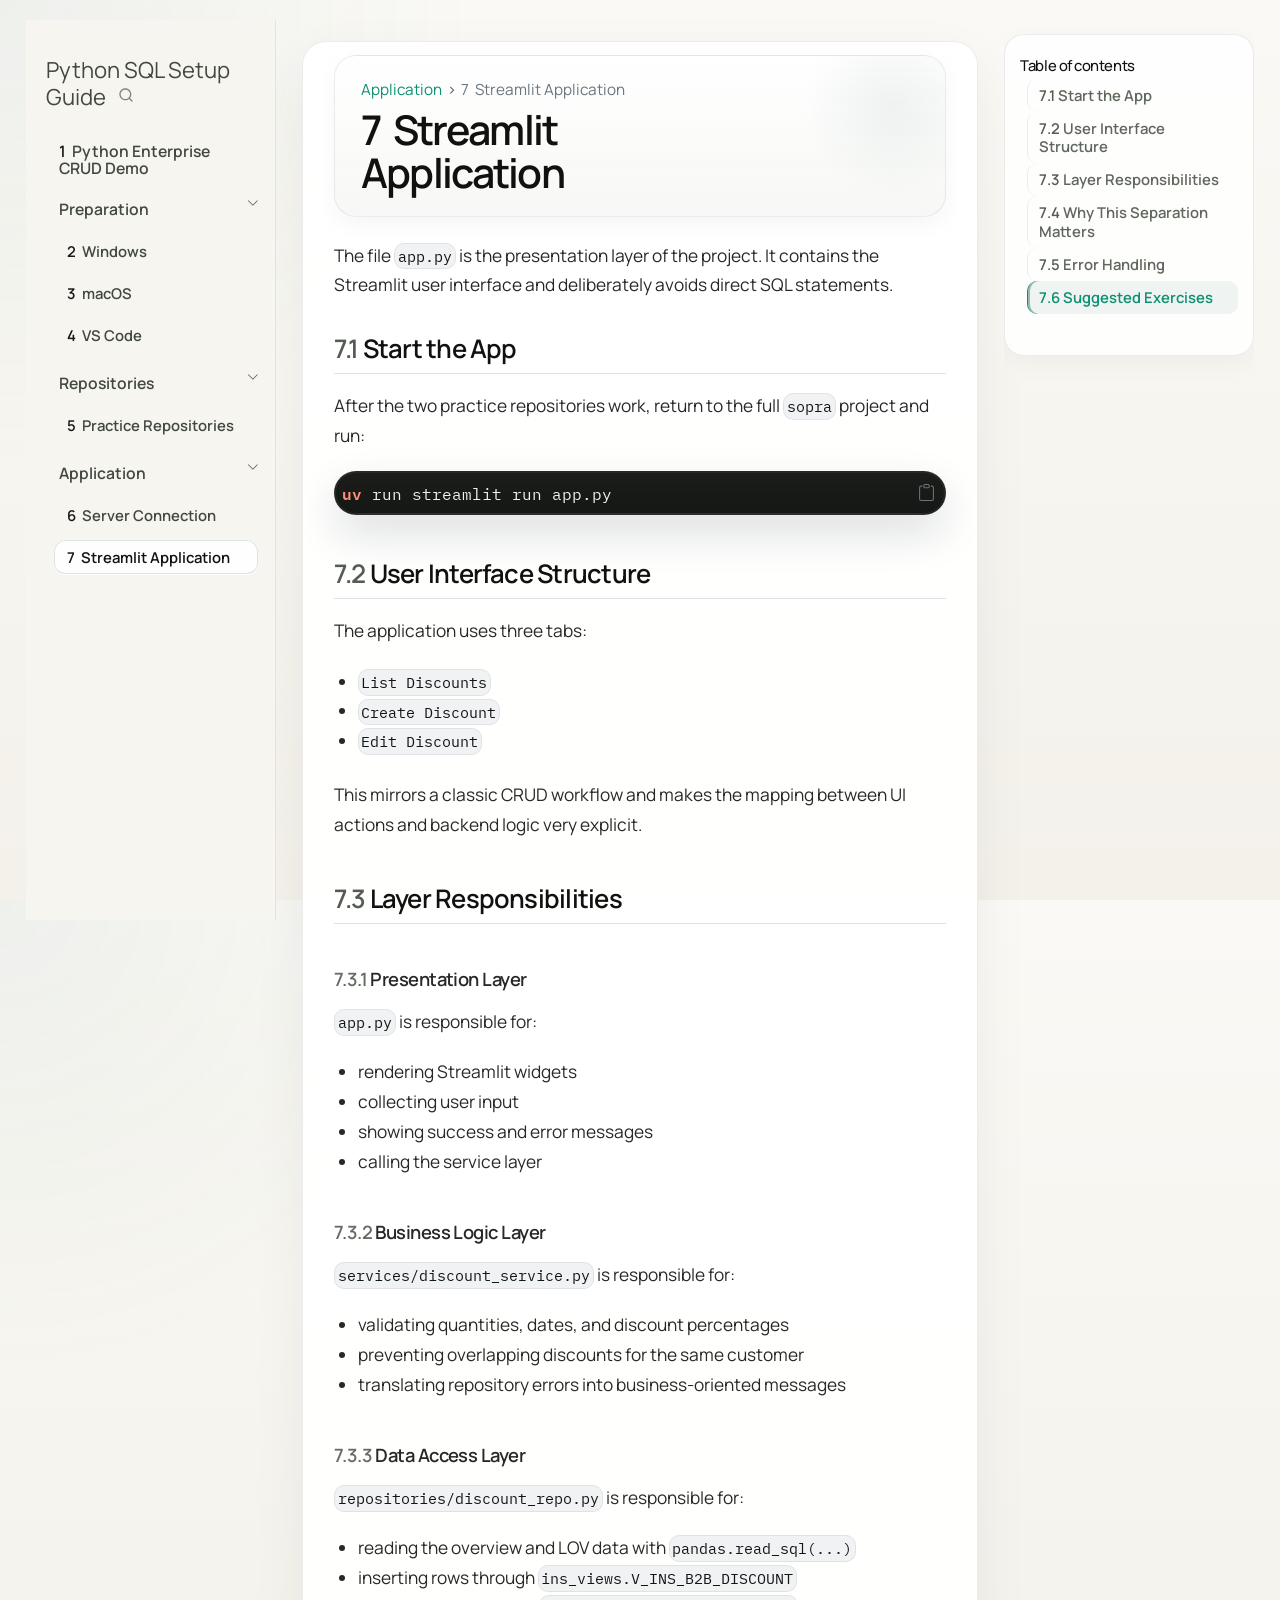
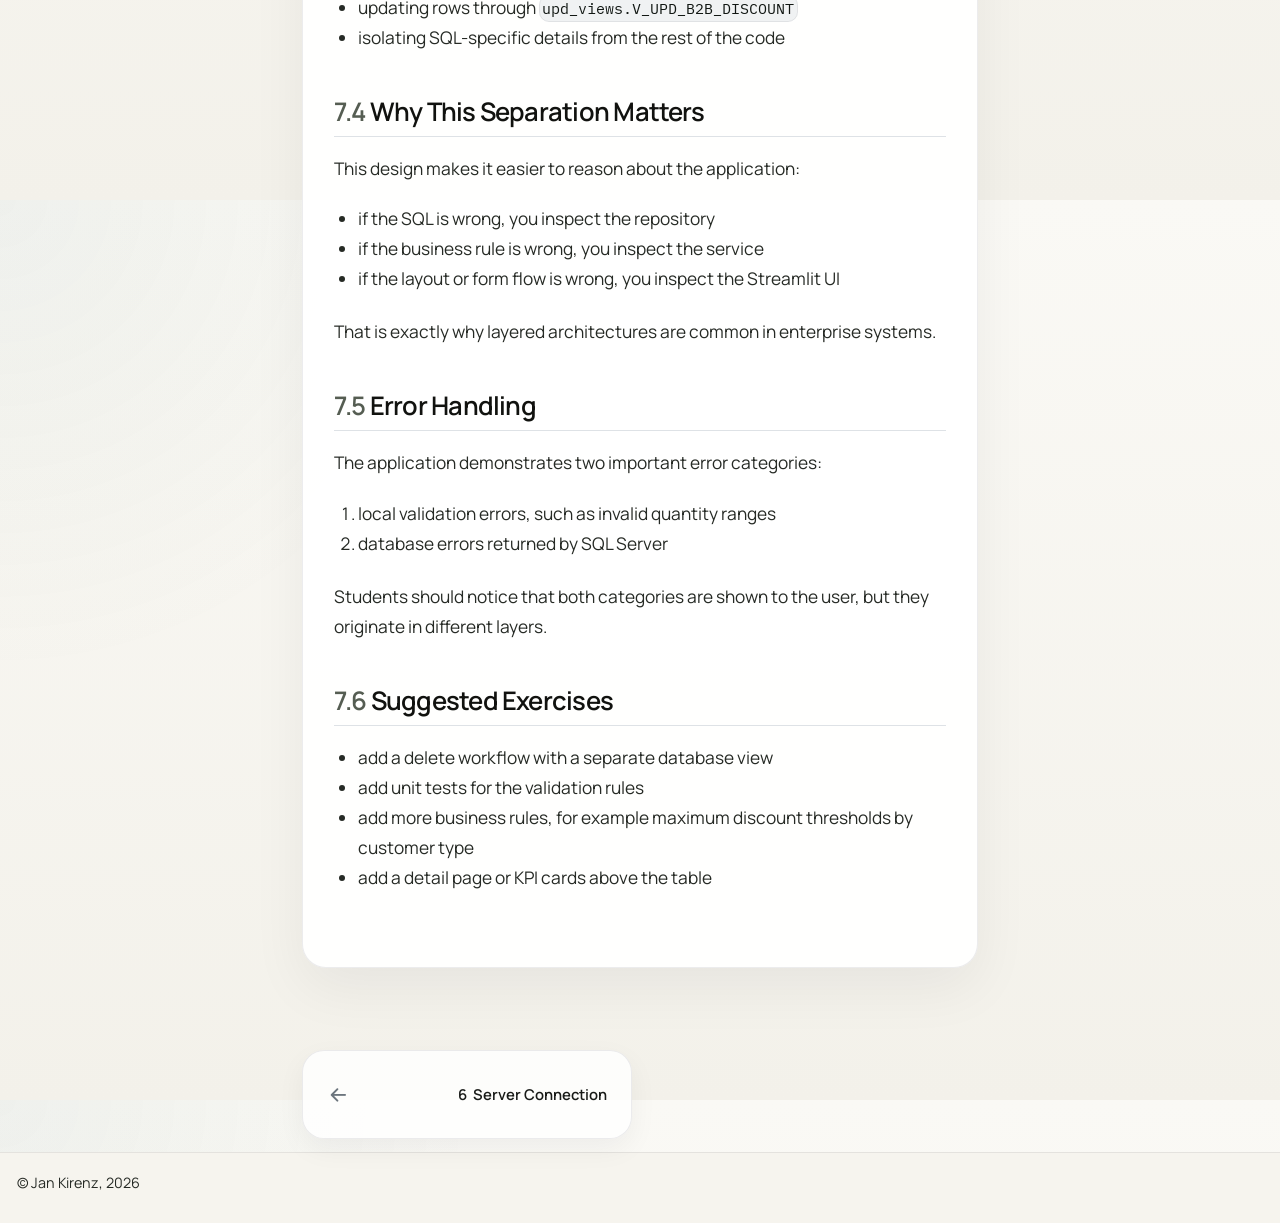
<file: streamlit.html>
<!DOCTYPE html>
<html xmlns="http://www.w3.org/1999/xhtml" lang="en" xml:lang="en"><head>

<meta charset="utf-8">
<meta name="generator" content="quarto-1.8.27">

<meta name="viewport" content="width=device-width, initial-scale=1.0, user-scalable=yes">

<meta name="author" content="Jan Kirenz">

<title>7&nbsp; Streamlit Application – Python SQL Setup Guide</title>
<style>
code{white-space: pre-wrap;}
span.smallcaps{font-variant: small-caps;}
div.columns{display: flex; gap: min(4vw, 1.5em);}
div.column{flex: auto; overflow-x: auto;}
div.hanging-indent{margin-left: 1.5em; text-indent: -1.5em;}
ul.task-list{list-style: none;}
ul.task-list li input[type="checkbox"] {
  width: 0.8em;
  margin: 0 0.8em 0.2em -1em; /* quarto-specific, see https://github.com/quarto-dev/quarto-cli/issues/4556 */ 
  vertical-align: middle;
}
/* CSS for syntax highlighting */
html { -webkit-text-size-adjust: 100%; }
pre > code.sourceCode { white-space: pre; position: relative; }
pre > code.sourceCode > span { display: inline-block; line-height: 1.25; }
pre > code.sourceCode > span:empty { height: 1.2em; }
.sourceCode { overflow: visible; }
code.sourceCode > span { color: inherit; text-decoration: inherit; }
div.sourceCode { margin: 1em 0; }
pre.sourceCode { margin: 0; }
@media screen {
div.sourceCode { overflow: auto; }
}
@media print {
pre > code.sourceCode { white-space: pre-wrap; }
pre > code.sourceCode > span { text-indent: -5em; padding-left: 5em; }
}
pre.numberSource code
  { counter-reset: source-line 0; }
pre.numberSource code > span
  { position: relative; left: -4em; counter-increment: source-line; }
pre.numberSource code > span > a:first-child::before
  { content: counter(source-line);
    position: relative; left: -1em; text-align: right; vertical-align: baseline;
    border: none; display: inline-block;
    -webkit-touch-callout: none; -webkit-user-select: none;
    -khtml-user-select: none; -moz-user-select: none;
    -ms-user-select: none; user-select: none;
    padding: 0 4px; width: 4em;
  }
pre.numberSource { margin-left: 3em;  padding-left: 4px; }
div.sourceCode
  {   }
@media screen {
pre > code.sourceCode > span > a:first-child::before { text-decoration: underline; }
}
</style>


<script src="site_libs/quarto-nav/quarto-nav.js"></script>
<script src="site_libs/quarto-nav/headroom.min.js"></script>
<script src="site_libs/clipboard/clipboard.min.js"></script>
<script src="site_libs/quarto-search/autocomplete.umd.js"></script>
<script src="site_libs/quarto-search/fuse.min.js"></script>
<script src="site_libs/quarto-search/quarto-search.js"></script>
<meta name="quarto:offset" content="./">
<link href="./mssql-connection.html" rel="prev">
<script src="site_libs/quarto-html/quarto.js" type="module"></script>
<script src="site_libs/quarto-html/tabsets/tabsets.js" type="module"></script>
<script src="site_libs/quarto-html/axe/axe-check.js" type="module"></script>
<script src="site_libs/quarto-html/popper.min.js"></script>
<script src="site_libs/quarto-html/tippy.umd.min.js"></script>
<script src="site_libs/quarto-html/anchor.min.js"></script>
<link href="site_libs/quarto-html/tippy.css" rel="stylesheet">
<link href="site_libs/quarto-html/quarto-syntax-highlighting-a8f83c6add4bed76711a7100e5df97c0.css" rel="stylesheet" id="quarto-text-highlighting-styles">
<script src="site_libs/bootstrap/bootstrap.min.js"></script>
<link href="site_libs/bootstrap/bootstrap-icons.css" rel="stylesheet">
<link href="site_libs/bootstrap/bootstrap-d44f74c4fc11d621972452c195799036.min.css" rel="stylesheet" append-hash="true" id="quarto-bootstrap" data-mode="light">
<script id="quarto-search-options" type="application/json">{
  "location": "sidebar",
  "copy-button": false,
  "collapse-after": 3,
  "panel-placement": "start",
  "type": "overlay",
  "limit": 50,
  "keyboard-shortcut": [
    "f",
    "/",
    "s"
  ],
  "language": {
    "search-no-results-text": "No results",
    "search-matching-documents-text": "matching documents",
    "search-copy-link-title": "Copy link to search",
    "search-hide-matches-text": "Hide additional matches",
    "search-more-match-text": "more match in this document",
    "search-more-matches-text": "more matches in this document",
    "search-clear-button-title": "Clear",
    "search-text-placeholder": "",
    "search-detached-cancel-button-title": "Cancel",
    "search-submit-button-title": "Submit",
    "search-label": "Search"
  }
}</script>
<style>
.cmd-explain {
  font-weight: 600;
  margin-top: 1rem;
}
</style>


</head>

<body class="nav-sidebar floating quarto-light">

<div id="quarto-search-results"></div>
  <header id="quarto-header" class="headroom fixed-top">
  <nav class="quarto-secondary-nav">
    <div class="container-fluid d-flex">
      <button type="button" class="quarto-btn-toggle btn" data-bs-toggle="collapse" role="button" data-bs-target=".quarto-sidebar-collapse-item" aria-controls="quarto-sidebar" aria-expanded="false" aria-label="Toggle sidebar navigation" onclick="if (window.quartoToggleHeadroom) { window.quartoToggleHeadroom(); }">
        <i class="bi bi-layout-text-sidebar-reverse"></i>
      </button>
        <nav class="quarto-page-breadcrumbs" aria-label="breadcrumb"><ol class="breadcrumb"><li class="breadcrumb-item"><a href="./mssql-connection.html">Application</a></li><li class="breadcrumb-item"><a href="./streamlit.html"><span class="chapter-number">7</span>&nbsp; <span class="chapter-title">Streamlit Application</span></a></li></ol></nav>
        <a class="flex-grow-1" role="navigation" data-bs-toggle="collapse" data-bs-target=".quarto-sidebar-collapse-item" aria-controls="quarto-sidebar" aria-expanded="false" aria-label="Toggle sidebar navigation" onclick="if (window.quartoToggleHeadroom) { window.quartoToggleHeadroom(); }">      
        </a>
      <button type="button" class="btn quarto-search-button" aria-label="Search" onclick="window.quartoOpenSearch();">
        <i class="bi bi-search"></i>
      </button>
    </div>
  </nav>
</header>
<!-- content -->
<div id="quarto-content" class="quarto-container page-columns page-rows-contents page-layout-article">
<!-- sidebar -->
  <nav id="quarto-sidebar" class="sidebar collapse collapse-horizontal quarto-sidebar-collapse-item sidebar-navigation floating overflow-auto">
    <div class="pt-lg-2 mt-2 text-left sidebar-header">
    <div class="sidebar-title mb-0 py-0">
      <a href="./">Python SQL Setup Guide</a> 
        <div class="sidebar-tools-main">
    <div id="quarto-search" class="quarto-navigation-tool px-1" title="Search"></div>
</div>
    </div>
      </div>
    <div class="sidebar-menu-container"> 
    <ul class="list-unstyled mt-1">
        <li class="sidebar-item">
  <div class="sidebar-item-container"> 
  <a href="./index.html" class="sidebar-item-text sidebar-link">
 <span class="menu-text"><span class="chapter-number">1</span>&nbsp; <span class="chapter-title">Python Enterprise CRUD Demo</span></span></a>
  </div>
</li>
        <li class="sidebar-item sidebar-item-section">
      <div class="sidebar-item-container"> 
            <a class="sidebar-item-text sidebar-link text-start" data-bs-toggle="collapse" data-bs-target="#quarto-sidebar-section-1" role="navigation" aria-expanded="true">
 <span class="menu-text">Preparation</span></a>
          <a class="sidebar-item-toggle text-start" data-bs-toggle="collapse" data-bs-target="#quarto-sidebar-section-1" role="navigation" aria-expanded="true" aria-label="Toggle section">
            <i class="bi bi-chevron-right ms-2"></i>
          </a> 
      </div>
      <ul id="quarto-sidebar-section-1" class="collapse list-unstyled sidebar-section depth1 show">  
          <li class="sidebar-item">
  <div class="sidebar-item-container"> 
  <a href="./windows-setup.html" class="sidebar-item-text sidebar-link">
 <span class="menu-text"><span class="chapter-number">2</span>&nbsp; <span class="chapter-title">Windows</span></span></a>
  </div>
</li>
          <li class="sidebar-item">
  <div class="sidebar-item-container"> 
  <a href="./mac-setup.html" class="sidebar-item-text sidebar-link">
 <span class="menu-text"><span class="chapter-number">3</span>&nbsp; <span class="chapter-title">macOS</span></span></a>
  </div>
</li>
          <li class="sidebar-item">
  <div class="sidebar-item-container"> 
  <a href="./mssql-vscode.html" class="sidebar-item-text sidebar-link">
 <span class="menu-text"><span class="chapter-number">4</span>&nbsp; <span class="chapter-title">VS Code</span></span></a>
  </div>
</li>
      </ul>
  </li>
        <li class="sidebar-item sidebar-item-section">
      <div class="sidebar-item-container"> 
            <a class="sidebar-item-text sidebar-link text-start" data-bs-toggle="collapse" data-bs-target="#quarto-sidebar-section-2" role="navigation" aria-expanded="true">
 <span class="menu-text">Repositories</span></a>
          <a class="sidebar-item-toggle text-start" data-bs-toggle="collapse" data-bs-target="#quarto-sidebar-section-2" role="navigation" aria-expanded="true" aria-label="Toggle section">
            <i class="bi bi-chevron-right ms-2"></i>
          </a> 
      </div>
      <ul id="quarto-sidebar-section-2" class="collapse list-unstyled sidebar-section depth1 show">  
          <li class="sidebar-item">
  <div class="sidebar-item-container"> 
  <a href="./practice-repositories.html" class="sidebar-item-text sidebar-link">
 <span class="menu-text"><span class="chapter-number">5</span>&nbsp; <span class="chapter-title">Practice Repositories</span></span></a>
  </div>
</li>
      </ul>
  </li>
        <li class="sidebar-item sidebar-item-section">
      <div class="sidebar-item-container"> 
            <a class="sidebar-item-text sidebar-link text-start" data-bs-toggle="collapse" data-bs-target="#quarto-sidebar-section-3" role="navigation" aria-expanded="true">
 <span class="menu-text">Application</span></a>
          <a class="sidebar-item-toggle text-start" data-bs-toggle="collapse" data-bs-target="#quarto-sidebar-section-3" role="navigation" aria-expanded="true" aria-label="Toggle section">
            <i class="bi bi-chevron-right ms-2"></i>
          </a> 
      </div>
      <ul id="quarto-sidebar-section-3" class="collapse list-unstyled sidebar-section depth1 show">  
          <li class="sidebar-item">
  <div class="sidebar-item-container"> 
  <a href="./mssql-connection.html" class="sidebar-item-text sidebar-link">
 <span class="menu-text"><span class="chapter-number">6</span>&nbsp; <span class="chapter-title">Server Connection</span></span></a>
  </div>
</li>
          <li class="sidebar-item">
  <div class="sidebar-item-container"> 
  <a href="./streamlit.html" class="sidebar-item-text sidebar-link active">
 <span class="menu-text"><span class="chapter-number">7</span>&nbsp; <span class="chapter-title">Streamlit Application</span></span></a>
  </div>
</li>
      </ul>
  </li>
    </ul>
    </div>
</nav>
<div id="quarto-sidebar-glass" class="quarto-sidebar-collapse-item" data-bs-toggle="collapse" data-bs-target=".quarto-sidebar-collapse-item"></div>
<!-- margin-sidebar -->
    <div id="quarto-margin-sidebar" class="sidebar margin-sidebar">
        <nav id="TOC" role="doc-toc" class="toc-active">
    <h2 id="toc-title">Table of contents</h2>
   
  <ul>
  <li><a href="#start-the-app" id="toc-start-the-app" class="nav-link active" data-scroll-target="#start-the-app"><span class="header-section-number">7.1</span> Start the App</a></li>
  <li><a href="#user-interface-structure" id="toc-user-interface-structure" class="nav-link" data-scroll-target="#user-interface-structure"><span class="header-section-number">7.2</span> User Interface Structure</a></li>
  <li><a href="#layer-responsibilities" id="toc-layer-responsibilities" class="nav-link" data-scroll-target="#layer-responsibilities"><span class="header-section-number">7.3</span> Layer Responsibilities</a>
  <ul class="collapse">
  <li><a href="#presentation-layer" id="toc-presentation-layer" class="nav-link" data-scroll-target="#presentation-layer"><span class="header-section-number">7.3.1</span> Presentation Layer</a></li>
  <li><a href="#business-logic-layer" id="toc-business-logic-layer" class="nav-link" data-scroll-target="#business-logic-layer"><span class="header-section-number">7.3.2</span> Business Logic Layer</a></li>
  <li><a href="#data-access-layer" id="toc-data-access-layer" class="nav-link" data-scroll-target="#data-access-layer"><span class="header-section-number">7.3.3</span> Data Access Layer</a></li>
  </ul></li>
  <li><a href="#why-this-separation-matters" id="toc-why-this-separation-matters" class="nav-link" data-scroll-target="#why-this-separation-matters"><span class="header-section-number">7.4</span> Why This Separation Matters</a></li>
  <li><a href="#error-handling" id="toc-error-handling" class="nav-link" data-scroll-target="#error-handling"><span class="header-section-number">7.5</span> Error Handling</a></li>
  <li><a href="#suggested-exercises" id="toc-suggested-exercises" class="nav-link" data-scroll-target="#suggested-exercises"><span class="header-section-number">7.6</span> Suggested Exercises</a></li>
  </ul>
</nav>
    </div>
<!-- main -->
<main class="content" id="quarto-document-content">

<header id="title-block-header" class="quarto-title-block default"><nav class="quarto-page-breadcrumbs quarto-title-breadcrumbs d-none d-lg-block" aria-label="breadcrumb"><ol class="breadcrumb"><li class="breadcrumb-item"><a href="./mssql-connection.html">Application</a></li><li class="breadcrumb-item"><a href="./streamlit.html"><span class="chapter-number">7</span>&nbsp; <span class="chapter-title">Streamlit Application</span></a></li></ol></nav>
<div class="quarto-title">
<h1 class="title"><span class="chapter-number">7</span>&nbsp; <span class="chapter-title">Streamlit Application</span></h1>
</div>



<div class="quarto-title-meta">

    
  
    
  </div>
  


</header>


<p>The file <code>app.py</code> is the presentation layer of the project. It contains the Streamlit user interface and deliberately avoids direct SQL statements.</p>
<section id="start-the-app" class="level2" data-number="7.1">
<h2 data-number="7.1" class="anchored" data-anchor-id="start-the-app"><span class="header-section-number">7.1</span> Start the App</h2>
<p>After the two practice repositories work, return to the full <code>sopra</code> project and run:</p>
<div class="code-copy-outer-scaffold"><div class="sourceCode" id="cb1"><pre class="sourceCode bash code-with-copy"><code class="sourceCode bash"><span id="cb1-1"><a href="#cb1-1" aria-hidden="true" tabindex="-1"></a><span class="ex">uv</span> run streamlit run app.py</span></code></pre></div><button title="Copy to Clipboard" class="code-copy-button"><i class="bi"></i></button></div>
</section>
<section id="user-interface-structure" class="level2" data-number="7.2">
<h2 data-number="7.2" class="anchored" data-anchor-id="user-interface-structure"><span class="header-section-number">7.2</span> User Interface Structure</h2>
<p>The application uses three tabs:</p>
<ul>
<li><code>List Discounts</code></li>
<li><code>Create Discount</code></li>
<li><code>Edit Discount</code></li>
</ul>
<p>This mirrors a classic CRUD workflow and makes the mapping between UI actions and backend logic very explicit.</p>
</section>
<section id="layer-responsibilities" class="level2" data-number="7.3">
<h2 data-number="7.3" class="anchored" data-anchor-id="layer-responsibilities"><span class="header-section-number">7.3</span> Layer Responsibilities</h2>
<section id="presentation-layer" class="level3" data-number="7.3.1">
<h3 data-number="7.3.1" class="anchored" data-anchor-id="presentation-layer"><span class="header-section-number">7.3.1</span> Presentation Layer</h3>
<p><code>app.py</code> is responsible for:</p>
<ul>
<li>rendering Streamlit widgets</li>
<li>collecting user input</li>
<li>showing success and error messages</li>
<li>calling the service layer</li>
</ul>
</section>
<section id="business-logic-layer" class="level3" data-number="7.3.2">
<h3 data-number="7.3.2" class="anchored" data-anchor-id="business-logic-layer"><span class="header-section-number">7.3.2</span> Business Logic Layer</h3>
<p><code>services/discount_service.py</code> is responsible for:</p>
<ul>
<li>validating quantities, dates, and discount percentages</li>
<li>preventing overlapping discounts for the same customer</li>
<li>translating repository errors into business-oriented messages</li>
</ul>
</section>
<section id="data-access-layer" class="level3" data-number="7.3.3">
<h3 data-number="7.3.3" class="anchored" data-anchor-id="data-access-layer"><span class="header-section-number">7.3.3</span> Data Access Layer</h3>
<p><code>repositories/discount_repo.py</code> is responsible for:</p>
<ul>
<li>reading the overview and LOV data with <code>pandas.read_sql(...)</code></li>
<li>inserting rows through <code>ins_views.V_INS_B2B_DISCOUNT</code></li>
<li>updating rows through <code>upd_views.V_UPD_B2B_DISCOUNT</code></li>
<li>isolating SQL-specific details from the rest of the code</li>
</ul>
</section>
</section>
<section id="why-this-separation-matters" class="level2" data-number="7.4">
<h2 data-number="7.4" class="anchored" data-anchor-id="why-this-separation-matters"><span class="header-section-number">7.4</span> Why This Separation Matters</h2>
<p>This design makes it easier to reason about the application:</p>
<ul>
<li>if the SQL is wrong, you inspect the repository</li>
<li>if the business rule is wrong, you inspect the service</li>
<li>if the layout or form flow is wrong, you inspect the Streamlit UI</li>
</ul>
<p>That is exactly why layered architectures are common in enterprise systems.</p>
</section>
<section id="error-handling" class="level2" data-number="7.5">
<h2 data-number="7.5" class="anchored" data-anchor-id="error-handling"><span class="header-section-number">7.5</span> Error Handling</h2>
<p>The application demonstrates two important error categories:</p>
<ol type="1">
<li>local validation errors, such as invalid quantity ranges</li>
<li>database errors returned by SQL Server</li>
</ol>
<p>Students should notice that both categories are shown to the user, but they originate in different layers.</p>
</section>
<section id="suggested-exercises" class="level2" data-number="7.6">
<h2 data-number="7.6" class="anchored" data-anchor-id="suggested-exercises"><span class="header-section-number">7.6</span> Suggested Exercises</h2>
<ul>
<li>add a delete workflow with a separate database view</li>
<li>add unit tests for the validation rules</li>
<li>add more business rules, for example maximum discount thresholds by customer type</li>
<li>add a detail page or KPI cards above the table</li>
</ul>


</section>

</main> <!-- /main -->
<script id="quarto-html-after-body" type="application/javascript">
  window.document.addEventListener("DOMContentLoaded", function (event) {
    const icon = "";
    const anchorJS = new window.AnchorJS();
    anchorJS.options = {
      placement: 'right',
      icon: icon
    };
    anchorJS.add('.anchored');
    const isCodeAnnotation = (el) => {
      for (const clz of el.classList) {
        if (clz.startsWith('code-annotation-')) {                     
          return true;
        }
      }
      return false;
    }
    const onCopySuccess = function(e) {
      // button target
      const button = e.trigger;
      // don't keep focus
      button.blur();
      // flash "checked"
      button.classList.add('code-copy-button-checked');
      var currentTitle = button.getAttribute("title");
      button.setAttribute("title", "Copied!");
      let tooltip;
      if (window.bootstrap) {
        button.setAttribute("data-bs-toggle", "tooltip");
        button.setAttribute("data-bs-placement", "left");
        button.setAttribute("data-bs-title", "Copied!");
        tooltip = new bootstrap.Tooltip(button, 
          { trigger: "manual", 
            customClass: "code-copy-button-tooltip",
            offset: [0, -8]});
        tooltip.show();    
      }
      setTimeout(function() {
        if (tooltip) {
          tooltip.hide();
          button.removeAttribute("data-bs-title");
          button.removeAttribute("data-bs-toggle");
          button.removeAttribute("data-bs-placement");
        }
        button.setAttribute("title", currentTitle);
        button.classList.remove('code-copy-button-checked');
      }, 1000);
      // clear code selection
      e.clearSelection();
    }
    const getTextToCopy = function(trigger) {
      const outerScaffold = trigger.parentElement.cloneNode(true);
      const codeEl = outerScaffold.querySelector('code');
      for (const childEl of codeEl.children) {
        if (isCodeAnnotation(childEl)) {
          childEl.remove();
        }
      }
      return codeEl.innerText;
    }
    const clipboard = new window.ClipboardJS('.code-copy-button:not([data-in-quarto-modal])', {
      text: getTextToCopy
    });
    clipboard.on('success', onCopySuccess);
    if (window.document.getElementById('quarto-embedded-source-code-modal')) {
      const clipboardModal = new window.ClipboardJS('.code-copy-button[data-in-quarto-modal]', {
        text: getTextToCopy,
        container: window.document.getElementById('quarto-embedded-source-code-modal')
      });
      clipboardModal.on('success', onCopySuccess);
    }
      var localhostRegex = new RegExp(/^(?:http|https):\/\/localhost\:?[0-9]*\//);
      var mailtoRegex = new RegExp(/^mailto:/);
        var filterRegex = new RegExp('/' + window.location.host + '/');
      var isInternal = (href) => {
          return filterRegex.test(href) || localhostRegex.test(href) || mailtoRegex.test(href);
      }
      // Inspect non-navigation links and adorn them if external
     var links = window.document.querySelectorAll('a[href]:not(.nav-link):not(.navbar-brand):not(.toc-action):not(.sidebar-link):not(.sidebar-item-toggle):not(.pagination-link):not(.no-external):not([aria-hidden]):not(.dropdown-item):not(.quarto-navigation-tool):not(.about-link)');
      for (var i=0; i<links.length; i++) {
        const link = links[i];
        if (!isInternal(link.href)) {
          // undo the damage that might have been done by quarto-nav.js in the case of
          // links that we want to consider external
          if (link.dataset.originalHref !== undefined) {
            link.href = link.dataset.originalHref;
          }
        }
      }
    function tippyHover(el, contentFn, onTriggerFn, onUntriggerFn) {
      const config = {
        allowHTML: true,
        maxWidth: 500,
        delay: 100,
        arrow: false,
        appendTo: function(el) {
            return el.parentElement;
        },
        interactive: true,
        interactiveBorder: 10,
        theme: 'quarto',
        placement: 'bottom-start',
      };
      if (contentFn) {
        config.content = contentFn;
      }
      if (onTriggerFn) {
        config.onTrigger = onTriggerFn;
      }
      if (onUntriggerFn) {
        config.onUntrigger = onUntriggerFn;
      }
      window.tippy(el, config); 
    }
    const noterefs = window.document.querySelectorAll('a[role="doc-noteref"]');
    for (var i=0; i<noterefs.length; i++) {
      const ref = noterefs[i];
      tippyHover(ref, function() {
        // use id or data attribute instead here
        let href = ref.getAttribute('data-footnote-href') || ref.getAttribute('href');
        try { href = new URL(href).hash; } catch {}
        const id = href.replace(/^#\/?/, "");
        const note = window.document.getElementById(id);
        if (note) {
          return note.innerHTML;
        } else {
          return "";
        }
      });
    }
    const xrefs = window.document.querySelectorAll('a.quarto-xref');
    const processXRef = (id, note) => {
      // Strip column container classes
      const stripColumnClz = (el) => {
        el.classList.remove("page-full", "page-columns");
        if (el.children) {
          for (const child of el.children) {
            stripColumnClz(child);
          }
        }
      }
      stripColumnClz(note)
      if (id === null || id.startsWith('sec-')) {
        // Special case sections, only their first couple elements
        const container = document.createElement("div");
        if (note.children && note.children.length > 2) {
          container.appendChild(note.children[0].cloneNode(true));
          for (let i = 1; i < note.children.length; i++) {
            const child = note.children[i];
            if (child.tagName === "P" && child.innerText === "") {
              continue;
            } else {
              container.appendChild(child.cloneNode(true));
              break;
            }
          }
          if (window.Quarto?.typesetMath) {
            window.Quarto.typesetMath(container);
          }
          return container.innerHTML
        } else {
          if (window.Quarto?.typesetMath) {
            window.Quarto.typesetMath(note);
          }
          return note.innerHTML;
        }
      } else {
        // Remove any anchor links if they are present
        const anchorLink = note.querySelector('a.anchorjs-link');
        if (anchorLink) {
          anchorLink.remove();
        }
        if (window.Quarto?.typesetMath) {
          window.Quarto.typesetMath(note);
        }
        if (note.classList.contains("callout")) {
          return note.outerHTML;
        } else {
          return note.innerHTML;
        }
      }
    }
    for (var i=0; i<xrefs.length; i++) {
      const xref = xrefs[i];
      tippyHover(xref, undefined, function(instance) {
        instance.disable();
        let url = xref.getAttribute('href');
        let hash = undefined; 
        if (url.startsWith('#')) {
          hash = url;
        } else {
          try { hash = new URL(url).hash; } catch {}
        }
        if (hash) {
          const id = hash.replace(/^#\/?/, "");
          const note = window.document.getElementById(id);
          if (note !== null) {
            try {
              const html = processXRef(id, note.cloneNode(true));
              instance.setContent(html);
            } finally {
              instance.enable();
              instance.show();
            }
          } else {
            // See if we can fetch this
            fetch(url.split('#')[0])
            .then(res => res.text())
            .then(html => {
              const parser = new DOMParser();
              const htmlDoc = parser.parseFromString(html, "text/html");
              const note = htmlDoc.getElementById(id);
              if (note !== null) {
                const html = processXRef(id, note);
                instance.setContent(html);
              } 
            }).finally(() => {
              instance.enable();
              instance.show();
            });
          }
        } else {
          // See if we can fetch a full url (with no hash to target)
          // This is a special case and we should probably do some content thinning / targeting
          fetch(url)
          .then(res => res.text())
          .then(html => {
            const parser = new DOMParser();
            const htmlDoc = parser.parseFromString(html, "text/html");
            const note = htmlDoc.querySelector('main.content');
            if (note !== null) {
              // This should only happen for chapter cross references
              // (since there is no id in the URL)
              // remove the first header
              if (note.children.length > 0 && note.children[0].tagName === "HEADER") {
                note.children[0].remove();
              }
              const html = processXRef(null, note);
              instance.setContent(html);
            } 
          }).finally(() => {
            instance.enable();
            instance.show();
          });
        }
      }, function(instance) {
      });
    }
        let selectedAnnoteEl;
        const selectorForAnnotation = ( cell, annotation) => {
          let cellAttr = 'data-code-cell="' + cell + '"';
          let lineAttr = 'data-code-annotation="' +  annotation + '"';
          const selector = 'span[' + cellAttr + '][' + lineAttr + ']';
          return selector;
        }
        const selectCodeLines = (annoteEl) => {
          const doc = window.document;
          const targetCell = annoteEl.getAttribute("data-target-cell");
          const targetAnnotation = annoteEl.getAttribute("data-target-annotation");
          const annoteSpan = window.document.querySelector(selectorForAnnotation(targetCell, targetAnnotation));
          const lines = annoteSpan.getAttribute("data-code-lines").split(",");
          const lineIds = lines.map((line) => {
            return targetCell + "-" + line;
          })
          let top = null;
          let height = null;
          let parent = null;
          if (lineIds.length > 0) {
              //compute the position of the single el (top and bottom and make a div)
              const el = window.document.getElementById(lineIds[0]);
              top = el.offsetTop;
              height = el.offsetHeight;
              parent = el.parentElement.parentElement;
            if (lineIds.length > 1) {
              const lastEl = window.document.getElementById(lineIds[lineIds.length - 1]);
              const bottom = lastEl.offsetTop + lastEl.offsetHeight;
              height = bottom - top;
            }
            if (top !== null && height !== null && parent !== null) {
              // cook up a div (if necessary) and position it 
              let div = window.document.getElementById("code-annotation-line-highlight");
              if (div === null) {
                div = window.document.createElement("div");
                div.setAttribute("id", "code-annotation-line-highlight");
                div.style.position = 'absolute';
                parent.appendChild(div);
              }
              div.style.top = top - 2 + "px";
              div.style.height = height + 4 + "px";
              div.style.left = 0;
              let gutterDiv = window.document.getElementById("code-annotation-line-highlight-gutter");
              if (gutterDiv === null) {
                gutterDiv = window.document.createElement("div");
                gutterDiv.setAttribute("id", "code-annotation-line-highlight-gutter");
                gutterDiv.style.position = 'absolute';
                const codeCell = window.document.getElementById(targetCell);
                const gutter = codeCell.querySelector('.code-annotation-gutter');
                gutter.appendChild(gutterDiv);
              }
              gutterDiv.style.top = top - 2 + "px";
              gutterDiv.style.height = height + 4 + "px";
            }
            selectedAnnoteEl = annoteEl;
          }
        };
        const unselectCodeLines = () => {
          const elementsIds = ["code-annotation-line-highlight", "code-annotation-line-highlight-gutter"];
          elementsIds.forEach((elId) => {
            const div = window.document.getElementById(elId);
            if (div) {
              div.remove();
            }
          });
          selectedAnnoteEl = undefined;
        };
          // Handle positioning of the toggle
      window.addEventListener(
        "resize",
        throttle(() => {
          elRect = undefined;
          if (selectedAnnoteEl) {
            selectCodeLines(selectedAnnoteEl);
          }
        }, 10)
      );
      function throttle(fn, ms) {
      let throttle = false;
      let timer;
        return (...args) => {
          if(!throttle) { // first call gets through
              fn.apply(this, args);
              throttle = true;
          } else { // all the others get throttled
              if(timer) clearTimeout(timer); // cancel #2
              timer = setTimeout(() => {
                fn.apply(this, args);
                timer = throttle = false;
              }, ms);
          }
        };
      }
        // Attach click handler to the DT
        const annoteDls = window.document.querySelectorAll('dt[data-target-cell]');
        for (const annoteDlNode of annoteDls) {
          annoteDlNode.addEventListener('click', (event) => {
            const clickedEl = event.target;
            if (clickedEl !== selectedAnnoteEl) {
              unselectCodeLines();
              const activeEl = window.document.querySelector('dt[data-target-cell].code-annotation-active');
              if (activeEl) {
                activeEl.classList.remove('code-annotation-active');
              }
              selectCodeLines(clickedEl);
              clickedEl.classList.add('code-annotation-active');
            } else {
              // Unselect the line
              unselectCodeLines();
              clickedEl.classList.remove('code-annotation-active');
            }
          });
        }
    const findCites = (el) => {
      const parentEl = el.parentElement;
      if (parentEl) {
        const cites = parentEl.dataset.cites;
        if (cites) {
          return {
            el,
            cites: cites.split(' ')
          };
        } else {
          return findCites(el.parentElement)
        }
      } else {
        return undefined;
      }
    };
    var bibliorefs = window.document.querySelectorAll('a[role="doc-biblioref"]');
    for (var i=0; i<bibliorefs.length; i++) {
      const ref = bibliorefs[i];
      const citeInfo = findCites(ref);
      if (citeInfo) {
        tippyHover(citeInfo.el, function() {
          var popup = window.document.createElement('div');
          citeInfo.cites.forEach(function(cite) {
            var citeDiv = window.document.createElement('div');
            citeDiv.classList.add('hanging-indent');
            citeDiv.classList.add('csl-entry');
            var biblioDiv = window.document.getElementById('ref-' + cite);
            if (biblioDiv) {
              citeDiv.innerHTML = biblioDiv.innerHTML;
            }
            popup.appendChild(citeDiv);
          });
          return popup.innerHTML;
        });
      }
    }
  });
  </script>
<nav class="page-navigation">
  <div class="nav-page nav-page-previous">
      <a href="./mssql-connection.html" class="pagination-link" aria-label="Server Connection">
        <i class="bi bi-arrow-left-short"></i> <span class="nav-page-text"><span class="chapter-number">6</span>&nbsp; <span class="chapter-title">Server Connection</span></span>
      </a>          
  </div>
  <div class="nav-page nav-page-next">
  </div>
</nav>
</div> <!-- /content -->
<footer class="footer">
  <div class="nav-footer">
    <div class="nav-footer-left">
<p>© Jan Kirenz, 2026</p>
</div>   
    <div class="nav-footer-center">
      &nbsp;
    </div>
    <div class="nav-footer-right">
      &nbsp;
    </div>
  </div>
</footer>




</body></html>
</file>
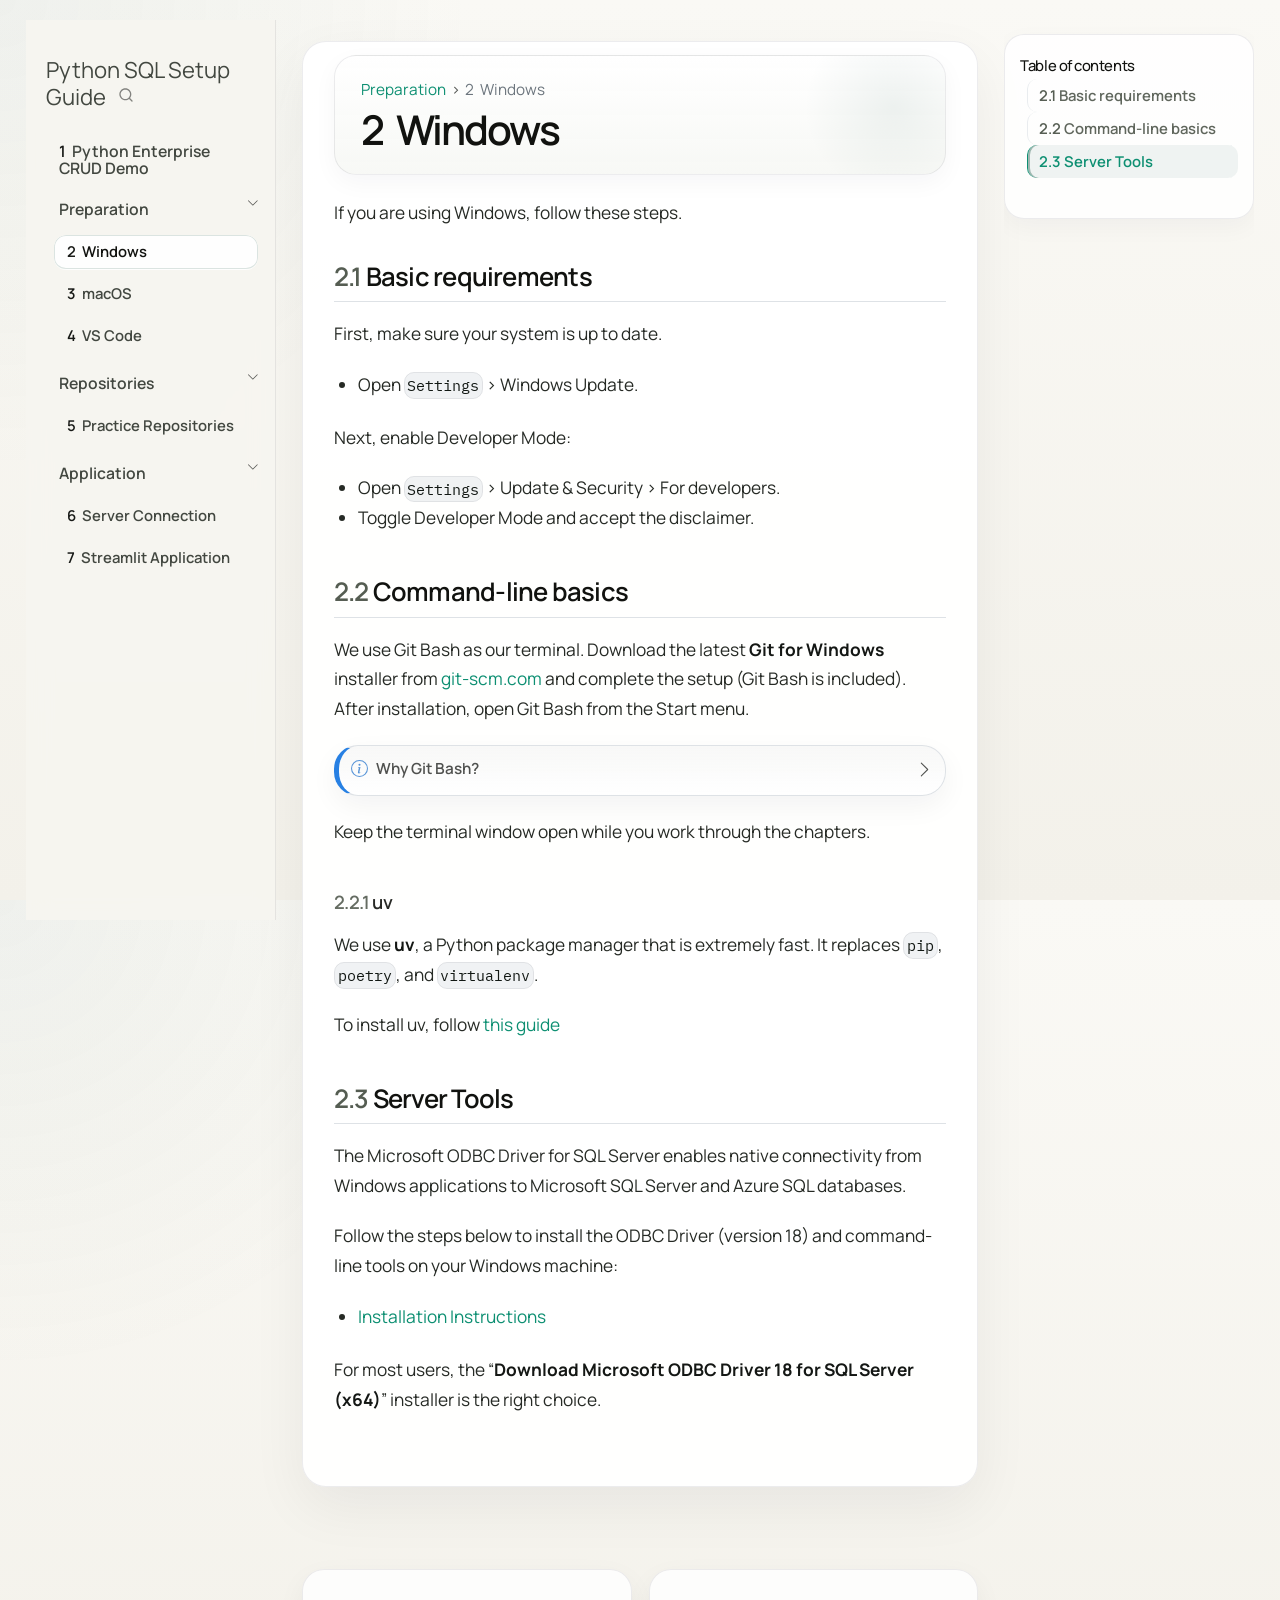
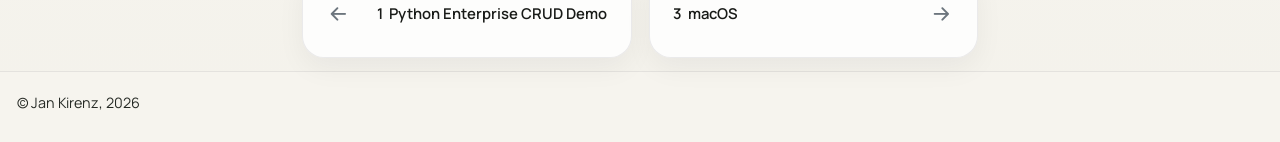
<file: windows-setup.html>
<!DOCTYPE html>
<html xmlns="http://www.w3.org/1999/xhtml" lang="en" xml:lang="en"><head>

<meta charset="utf-8">
<meta name="generator" content="quarto-1.8.27">

<meta name="viewport" content="width=device-width, initial-scale=1.0, user-scalable=yes">

<meta name="author" content="Jan Kirenz">

<title>2&nbsp; Windows – Python SQL Setup Guide</title>
<style>
code{white-space: pre-wrap;}
span.smallcaps{font-variant: small-caps;}
div.columns{display: flex; gap: min(4vw, 1.5em);}
div.column{flex: auto; overflow-x: auto;}
div.hanging-indent{margin-left: 1.5em; text-indent: -1.5em;}
ul.task-list{list-style: none;}
ul.task-list li input[type="checkbox"] {
  width: 0.8em;
  margin: 0 0.8em 0.2em -1em; /* quarto-specific, see https://github.com/quarto-dev/quarto-cli/issues/4556 */ 
  vertical-align: middle;
}
</style>


<script src="site_libs/quarto-nav/quarto-nav.js"></script>
<script src="site_libs/quarto-nav/headroom.min.js"></script>
<script src="site_libs/clipboard/clipboard.min.js"></script>
<script src="site_libs/quarto-search/autocomplete.umd.js"></script>
<script src="site_libs/quarto-search/fuse.min.js"></script>
<script src="site_libs/quarto-search/quarto-search.js"></script>
<meta name="quarto:offset" content="./">
<link href="./mac-setup.html" rel="next">
<link href="./index.html" rel="prev">
<script src="site_libs/quarto-html/quarto.js" type="module"></script>
<script src="site_libs/quarto-html/tabsets/tabsets.js" type="module"></script>
<script src="site_libs/quarto-html/axe/axe-check.js" type="module"></script>
<script src="site_libs/quarto-html/popper.min.js"></script>
<script src="site_libs/quarto-html/tippy.umd.min.js"></script>
<script src="site_libs/quarto-html/anchor.min.js"></script>
<link href="site_libs/quarto-html/tippy.css" rel="stylesheet">
<link href="site_libs/quarto-html/quarto-syntax-highlighting-a8f83c6add4bed76711a7100e5df97c0.css" rel="stylesheet" id="quarto-text-highlighting-styles">
<script src="site_libs/bootstrap/bootstrap.min.js"></script>
<link href="site_libs/bootstrap/bootstrap-icons.css" rel="stylesheet">
<link href="site_libs/bootstrap/bootstrap-d44f74c4fc11d621972452c195799036.min.css" rel="stylesheet" append-hash="true" id="quarto-bootstrap" data-mode="light">
<script id="quarto-search-options" type="application/json">{
  "location": "sidebar",
  "copy-button": false,
  "collapse-after": 3,
  "panel-placement": "start",
  "type": "overlay",
  "limit": 50,
  "keyboard-shortcut": [
    "f",
    "/",
    "s"
  ],
  "language": {
    "search-no-results-text": "No results",
    "search-matching-documents-text": "matching documents",
    "search-copy-link-title": "Copy link to search",
    "search-hide-matches-text": "Hide additional matches",
    "search-more-match-text": "more match in this document",
    "search-more-matches-text": "more matches in this document",
    "search-clear-button-title": "Clear",
    "search-text-placeholder": "",
    "search-detached-cancel-button-title": "Cancel",
    "search-submit-button-title": "Submit",
    "search-label": "Search"
  }
}</script>
<style>
.cmd-explain {
  font-weight: 600;
  margin-top: 1rem;
}
</style>


</head>

<body class="nav-sidebar floating quarto-light">

<div id="quarto-search-results"></div>
  <header id="quarto-header" class="headroom fixed-top">
  <nav class="quarto-secondary-nav">
    <div class="container-fluid d-flex">
      <button type="button" class="quarto-btn-toggle btn" data-bs-toggle="collapse" role="button" data-bs-target=".quarto-sidebar-collapse-item" aria-controls="quarto-sidebar" aria-expanded="false" aria-label="Toggle sidebar navigation" onclick="if (window.quartoToggleHeadroom) { window.quartoToggleHeadroom(); }">
        <i class="bi bi-layout-text-sidebar-reverse"></i>
      </button>
        <nav class="quarto-page-breadcrumbs" aria-label="breadcrumb"><ol class="breadcrumb"><li class="breadcrumb-item"><a href="./windows-setup.html">Preparation</a></li><li class="breadcrumb-item"><a href="./windows-setup.html"><span class="chapter-number">2</span>&nbsp; <span class="chapter-title">Windows</span></a></li></ol></nav>
        <a class="flex-grow-1" role="navigation" data-bs-toggle="collapse" data-bs-target=".quarto-sidebar-collapse-item" aria-controls="quarto-sidebar" aria-expanded="false" aria-label="Toggle sidebar navigation" onclick="if (window.quartoToggleHeadroom) { window.quartoToggleHeadroom(); }">      
        </a>
      <button type="button" class="btn quarto-search-button" aria-label="Search" onclick="window.quartoOpenSearch();">
        <i class="bi bi-search"></i>
      </button>
    </div>
  </nav>
</header>
<!-- content -->
<div id="quarto-content" class="quarto-container page-columns page-rows-contents page-layout-article">
<!-- sidebar -->
  <nav id="quarto-sidebar" class="sidebar collapse collapse-horizontal quarto-sidebar-collapse-item sidebar-navigation floating overflow-auto">
    <div class="pt-lg-2 mt-2 text-left sidebar-header">
    <div class="sidebar-title mb-0 py-0">
      <a href="./">Python SQL Setup Guide</a> 
        <div class="sidebar-tools-main">
    <div id="quarto-search" class="quarto-navigation-tool px-1" title="Search"></div>
</div>
    </div>
      </div>
    <div class="sidebar-menu-container"> 
    <ul class="list-unstyled mt-1">
        <li class="sidebar-item">
  <div class="sidebar-item-container"> 
  <a href="./index.html" class="sidebar-item-text sidebar-link">
 <span class="menu-text"><span class="chapter-number">1</span>&nbsp; <span class="chapter-title">Python Enterprise CRUD Demo</span></span></a>
  </div>
</li>
        <li class="sidebar-item sidebar-item-section">
      <div class="sidebar-item-container"> 
            <a class="sidebar-item-text sidebar-link text-start" data-bs-toggle="collapse" data-bs-target="#quarto-sidebar-section-1" role="navigation" aria-expanded="true">
 <span class="menu-text">Preparation</span></a>
          <a class="sidebar-item-toggle text-start" data-bs-toggle="collapse" data-bs-target="#quarto-sidebar-section-1" role="navigation" aria-expanded="true" aria-label="Toggle section">
            <i class="bi bi-chevron-right ms-2"></i>
          </a> 
      </div>
      <ul id="quarto-sidebar-section-1" class="collapse list-unstyled sidebar-section depth1 show">  
          <li class="sidebar-item">
  <div class="sidebar-item-container"> 
  <a href="./windows-setup.html" class="sidebar-item-text sidebar-link active">
 <span class="menu-text"><span class="chapter-number">2</span>&nbsp; <span class="chapter-title">Windows</span></span></a>
  </div>
</li>
          <li class="sidebar-item">
  <div class="sidebar-item-container"> 
  <a href="./mac-setup.html" class="sidebar-item-text sidebar-link">
 <span class="menu-text"><span class="chapter-number">3</span>&nbsp; <span class="chapter-title">macOS</span></span></a>
  </div>
</li>
          <li class="sidebar-item">
  <div class="sidebar-item-container"> 
  <a href="./mssql-vscode.html" class="sidebar-item-text sidebar-link">
 <span class="menu-text"><span class="chapter-number">4</span>&nbsp; <span class="chapter-title">VS Code</span></span></a>
  </div>
</li>
      </ul>
  </li>
        <li class="sidebar-item sidebar-item-section">
      <div class="sidebar-item-container"> 
            <a class="sidebar-item-text sidebar-link text-start" data-bs-toggle="collapse" data-bs-target="#quarto-sidebar-section-2" role="navigation" aria-expanded="true">
 <span class="menu-text">Repositories</span></a>
          <a class="sidebar-item-toggle text-start" data-bs-toggle="collapse" data-bs-target="#quarto-sidebar-section-2" role="navigation" aria-expanded="true" aria-label="Toggle section">
            <i class="bi bi-chevron-right ms-2"></i>
          </a> 
      </div>
      <ul id="quarto-sidebar-section-2" class="collapse list-unstyled sidebar-section depth1 show">  
          <li class="sidebar-item">
  <div class="sidebar-item-container"> 
  <a href="./practice-repositories.html" class="sidebar-item-text sidebar-link">
 <span class="menu-text"><span class="chapter-number">5</span>&nbsp; <span class="chapter-title">Practice Repositories</span></span></a>
  </div>
</li>
      </ul>
  </li>
        <li class="sidebar-item sidebar-item-section">
      <div class="sidebar-item-container"> 
            <a class="sidebar-item-text sidebar-link text-start" data-bs-toggle="collapse" data-bs-target="#quarto-sidebar-section-3" role="navigation" aria-expanded="true">
 <span class="menu-text">Application</span></a>
          <a class="sidebar-item-toggle text-start" data-bs-toggle="collapse" data-bs-target="#quarto-sidebar-section-3" role="navigation" aria-expanded="true" aria-label="Toggle section">
            <i class="bi bi-chevron-right ms-2"></i>
          </a> 
      </div>
      <ul id="quarto-sidebar-section-3" class="collapse list-unstyled sidebar-section depth1 show">  
          <li class="sidebar-item">
  <div class="sidebar-item-container"> 
  <a href="./mssql-connection.html" class="sidebar-item-text sidebar-link">
 <span class="menu-text"><span class="chapter-number">6</span>&nbsp; <span class="chapter-title">Server Connection</span></span></a>
  </div>
</li>
          <li class="sidebar-item">
  <div class="sidebar-item-container"> 
  <a href="./streamlit.html" class="sidebar-item-text sidebar-link">
 <span class="menu-text"><span class="chapter-number">7</span>&nbsp; <span class="chapter-title">Streamlit Application</span></span></a>
  </div>
</li>
      </ul>
  </li>
    </ul>
    </div>
</nav>
<div id="quarto-sidebar-glass" class="quarto-sidebar-collapse-item" data-bs-toggle="collapse" data-bs-target=".quarto-sidebar-collapse-item"></div>
<!-- margin-sidebar -->
    <div id="quarto-margin-sidebar" class="sidebar margin-sidebar">
        <nav id="TOC" role="doc-toc" class="toc-active">
    <h2 id="toc-title">Table of contents</h2>
   
  <ul>
  <li><a href="#basic-requirements" id="toc-basic-requirements" class="nav-link active" data-scroll-target="#basic-requirements"><span class="header-section-number">2.1</span> Basic requirements</a></li>
  <li><a href="#command-line-basics" id="toc-command-line-basics" class="nav-link" data-scroll-target="#command-line-basics"><span class="header-section-number">2.2</span> Command-line basics</a>
  <ul class="collapse">
  <li><a href="#uv" id="toc-uv" class="nav-link" data-scroll-target="#uv"><span class="header-section-number">2.2.1</span> uv</a></li>
  </ul></li>
  <li><a href="#server-tools" id="toc-server-tools" class="nav-link" data-scroll-target="#server-tools"><span class="header-section-number">2.3</span> Server Tools</a></li>
  </ul>
</nav>
    </div>
<!-- main -->
<main class="content" id="quarto-document-content">

<header id="title-block-header" class="quarto-title-block default"><nav class="quarto-page-breadcrumbs quarto-title-breadcrumbs d-none d-lg-block" aria-label="breadcrumb"><ol class="breadcrumb"><li class="breadcrumb-item"><a href="./windows-setup.html">Preparation</a></li><li class="breadcrumb-item"><a href="./windows-setup.html"><span class="chapter-number">2</span>&nbsp; <span class="chapter-title">Windows</span></a></li></ol></nav>
<div class="quarto-title">
<h1 class="title"><span class="chapter-number">2</span>&nbsp; <span class="chapter-title">Windows</span></h1>
</div>



<div class="quarto-title-meta">

    
  
    
  </div>
  


</header>


<p>If you are using Windows, follow these steps.</p>
<section id="basic-requirements" class="level2" data-number="2.1">
<h2 data-number="2.1" class="anchored" data-anchor-id="basic-requirements"><span class="header-section-number">2.1</span> Basic requirements</h2>
<p>First, make sure your system is up to date.</p>
<ul>
<li>Open <code>Settings</code> &gt; Windows Update.</li>
</ul>
<p>Next, enable Developer Mode:</p>
<ul>
<li>Open <code>Settings</code> &gt; Update &amp; Security &gt; For developers.</li>
<li>Toggle Developer Mode and accept the disclaimer.</li>
</ul>
</section>
<section id="command-line-basics" class="level2" data-number="2.2">
<h2 data-number="2.2" class="anchored" data-anchor-id="command-line-basics"><span class="header-section-number">2.2</span> Command-line basics</h2>
<p>We use Git Bash as our terminal. Download the latest <strong>Git for Windows</strong> installer from <a href="https://git-scm.com/download/win">git-scm.com</a> and complete the setup (Git Bash is included). After installation, open Git Bash from the Start menu.</p>
<div class="callout callout-style-simple callout-note callout-titled" title="Why Git Bash?">
<div class="callout-header d-flex align-content-center collapsed" data-bs-toggle="collapse" data-bs-target=".callout-1-contents" aria-controls="callout-1" aria-expanded="false" aria-label="Toggle callout">
<div class="callout-icon-container">
<i class="callout-icon"></i>
</div>
<div class="callout-title-container flex-fill">
<span class="screen-reader-only">Note</span>Why Git Bash?
</div>
<div class="callout-btn-toggle d-inline-block border-0 py-1 ps-1 pe-0 float-end"><i class="callout-toggle"></i></div>
</div>
<div id="callout-1" class="callout-1-contents callout-collapse collapse">
<div class="callout-body-container callout-body">
<p>Git Bash provides a Unix-like terminal experience on Windows, making it easier to follow along with commands that are commonly used in macOS and Linux environments.</p>
</div>
</div>
</div>
<p>Keep the terminal window open while you work through the chapters.</p>
<section id="uv" class="level3" data-number="2.2.1">
<h3 data-number="2.2.1" class="anchored" data-anchor-id="uv"><span class="header-section-number">2.2.1</span> uv</h3>
<p>We use <strong>uv</strong>, a Python package manager that is extremely fast. It replaces <code>pip</code>, <code>poetry</code>, and <code>virtualenv</code>.</p>
<p>To install uv, follow <a href="https://github.com/kirenz/uv-setup">this guide</a></p>
</section>
</section>
<section id="server-tools" class="level2" data-number="2.3">
<h2 data-number="2.3" class="anchored" data-anchor-id="server-tools"><span class="header-section-number">2.3</span> Server Tools</h2>
<p>The Microsoft ODBC Driver for SQL Server enables native connectivity from Windows applications to Microsoft SQL Server and Azure SQL databases.</p>
<p>Follow the steps below to install the ODBC Driver (version 18) and command-line tools on your Windows machine:</p>
<ul>
<li><a href="https://learn.microsoft.com/en-us/sql/connect/odbc/download-odbc-driver-for-sql-server?view=sql-server-ver17">Installation Instructions</a></li>
</ul>
<p>For most users, the “<strong>Download Microsoft ODBC Driver 18 for SQL Server (x64)</strong>” installer is the right choice.</p>


</section>

</main> <!-- /main -->
<script id="quarto-html-after-body" type="application/javascript">
  window.document.addEventListener("DOMContentLoaded", function (event) {
    const icon = "";
    const anchorJS = new window.AnchorJS();
    anchorJS.options = {
      placement: 'right',
      icon: icon
    };
    anchorJS.add('.anchored');
    const isCodeAnnotation = (el) => {
      for (const clz of el.classList) {
        if (clz.startsWith('code-annotation-')) {                     
          return true;
        }
      }
      return false;
    }
    const onCopySuccess = function(e) {
      // button target
      const button = e.trigger;
      // don't keep focus
      button.blur();
      // flash "checked"
      button.classList.add('code-copy-button-checked');
      var currentTitle = button.getAttribute("title");
      button.setAttribute("title", "Copied!");
      let tooltip;
      if (window.bootstrap) {
        button.setAttribute("data-bs-toggle", "tooltip");
        button.setAttribute("data-bs-placement", "left");
        button.setAttribute("data-bs-title", "Copied!");
        tooltip = new bootstrap.Tooltip(button, 
          { trigger: "manual", 
            customClass: "code-copy-button-tooltip",
            offset: [0, -8]});
        tooltip.show();    
      }
      setTimeout(function() {
        if (tooltip) {
          tooltip.hide();
          button.removeAttribute("data-bs-title");
          button.removeAttribute("data-bs-toggle");
          button.removeAttribute("data-bs-placement");
        }
        button.setAttribute("title", currentTitle);
        button.classList.remove('code-copy-button-checked');
      }, 1000);
      // clear code selection
      e.clearSelection();
    }
    const getTextToCopy = function(trigger) {
      const outerScaffold = trigger.parentElement.cloneNode(true);
      const codeEl = outerScaffold.querySelector('code');
      for (const childEl of codeEl.children) {
        if (isCodeAnnotation(childEl)) {
          childEl.remove();
        }
      }
      return codeEl.innerText;
    }
    const clipboard = new window.ClipboardJS('.code-copy-button:not([data-in-quarto-modal])', {
      text: getTextToCopy
    });
    clipboard.on('success', onCopySuccess);
    if (window.document.getElementById('quarto-embedded-source-code-modal')) {
      const clipboardModal = new window.ClipboardJS('.code-copy-button[data-in-quarto-modal]', {
        text: getTextToCopy,
        container: window.document.getElementById('quarto-embedded-source-code-modal')
      });
      clipboardModal.on('success', onCopySuccess);
    }
      var localhostRegex = new RegExp(/^(?:http|https):\/\/localhost\:?[0-9]*\//);
      var mailtoRegex = new RegExp(/^mailto:/);
        var filterRegex = new RegExp('/' + window.location.host + '/');
      var isInternal = (href) => {
          return filterRegex.test(href) || localhostRegex.test(href) || mailtoRegex.test(href);
      }
      // Inspect non-navigation links and adorn them if external
     var links = window.document.querySelectorAll('a[href]:not(.nav-link):not(.navbar-brand):not(.toc-action):not(.sidebar-link):not(.sidebar-item-toggle):not(.pagination-link):not(.no-external):not([aria-hidden]):not(.dropdown-item):not(.quarto-navigation-tool):not(.about-link)');
      for (var i=0; i<links.length; i++) {
        const link = links[i];
        if (!isInternal(link.href)) {
          // undo the damage that might have been done by quarto-nav.js in the case of
          // links that we want to consider external
          if (link.dataset.originalHref !== undefined) {
            link.href = link.dataset.originalHref;
          }
        }
      }
    function tippyHover(el, contentFn, onTriggerFn, onUntriggerFn) {
      const config = {
        allowHTML: true,
        maxWidth: 500,
        delay: 100,
        arrow: false,
        appendTo: function(el) {
            return el.parentElement;
        },
        interactive: true,
        interactiveBorder: 10,
        theme: 'quarto',
        placement: 'bottom-start',
      };
      if (contentFn) {
        config.content = contentFn;
      }
      if (onTriggerFn) {
        config.onTrigger = onTriggerFn;
      }
      if (onUntriggerFn) {
        config.onUntrigger = onUntriggerFn;
      }
      window.tippy(el, config); 
    }
    const noterefs = window.document.querySelectorAll('a[role="doc-noteref"]');
    for (var i=0; i<noterefs.length; i++) {
      const ref = noterefs[i];
      tippyHover(ref, function() {
        // use id or data attribute instead here
        let href = ref.getAttribute('data-footnote-href') || ref.getAttribute('href');
        try { href = new URL(href).hash; } catch {}
        const id = href.replace(/^#\/?/, "");
        const note = window.document.getElementById(id);
        if (note) {
          return note.innerHTML;
        } else {
          return "";
        }
      });
    }
    const xrefs = window.document.querySelectorAll('a.quarto-xref');
    const processXRef = (id, note) => {
      // Strip column container classes
      const stripColumnClz = (el) => {
        el.classList.remove("page-full", "page-columns");
        if (el.children) {
          for (const child of el.children) {
            stripColumnClz(child);
          }
        }
      }
      stripColumnClz(note)
      if (id === null || id.startsWith('sec-')) {
        // Special case sections, only their first couple elements
        const container = document.createElement("div");
        if (note.children && note.children.length > 2) {
          container.appendChild(note.children[0].cloneNode(true));
          for (let i = 1; i < note.children.length; i++) {
            const child = note.children[i];
            if (child.tagName === "P" && child.innerText === "") {
              continue;
            } else {
              container.appendChild(child.cloneNode(true));
              break;
            }
          }
          if (window.Quarto?.typesetMath) {
            window.Quarto.typesetMath(container);
          }
          return container.innerHTML
        } else {
          if (window.Quarto?.typesetMath) {
            window.Quarto.typesetMath(note);
          }
          return note.innerHTML;
        }
      } else {
        // Remove any anchor links if they are present
        const anchorLink = note.querySelector('a.anchorjs-link');
        if (anchorLink) {
          anchorLink.remove();
        }
        if (window.Quarto?.typesetMath) {
          window.Quarto.typesetMath(note);
        }
        if (note.classList.contains("callout")) {
          return note.outerHTML;
        } else {
          return note.innerHTML;
        }
      }
    }
    for (var i=0; i<xrefs.length; i++) {
      const xref = xrefs[i];
      tippyHover(xref, undefined, function(instance) {
        instance.disable();
        let url = xref.getAttribute('href');
        let hash = undefined; 
        if (url.startsWith('#')) {
          hash = url;
        } else {
          try { hash = new URL(url).hash; } catch {}
        }
        if (hash) {
          const id = hash.replace(/^#\/?/, "");
          const note = window.document.getElementById(id);
          if (note !== null) {
            try {
              const html = processXRef(id, note.cloneNode(true));
              instance.setContent(html);
            } finally {
              instance.enable();
              instance.show();
            }
          } else {
            // See if we can fetch this
            fetch(url.split('#')[0])
            .then(res => res.text())
            .then(html => {
              const parser = new DOMParser();
              const htmlDoc = parser.parseFromString(html, "text/html");
              const note = htmlDoc.getElementById(id);
              if (note !== null) {
                const html = processXRef(id, note);
                instance.setContent(html);
              } 
            }).finally(() => {
              instance.enable();
              instance.show();
            });
          }
        } else {
          // See if we can fetch a full url (with no hash to target)
          // This is a special case and we should probably do some content thinning / targeting
          fetch(url)
          .then(res => res.text())
          .then(html => {
            const parser = new DOMParser();
            const htmlDoc = parser.parseFromString(html, "text/html");
            const note = htmlDoc.querySelector('main.content');
            if (note !== null) {
              // This should only happen for chapter cross references
              // (since there is no id in the URL)
              // remove the first header
              if (note.children.length > 0 && note.children[0].tagName === "HEADER") {
                note.children[0].remove();
              }
              const html = processXRef(null, note);
              instance.setContent(html);
            } 
          }).finally(() => {
            instance.enable();
            instance.show();
          });
        }
      }, function(instance) {
      });
    }
        let selectedAnnoteEl;
        const selectorForAnnotation = ( cell, annotation) => {
          let cellAttr = 'data-code-cell="' + cell + '"';
          let lineAttr = 'data-code-annotation="' +  annotation + '"';
          const selector = 'span[' + cellAttr + '][' + lineAttr + ']';
          return selector;
        }
        const selectCodeLines = (annoteEl) => {
          const doc = window.document;
          const targetCell = annoteEl.getAttribute("data-target-cell");
          const targetAnnotation = annoteEl.getAttribute("data-target-annotation");
          const annoteSpan = window.document.querySelector(selectorForAnnotation(targetCell, targetAnnotation));
          const lines = annoteSpan.getAttribute("data-code-lines").split(",");
          const lineIds = lines.map((line) => {
            return targetCell + "-" + line;
          })
          let top = null;
          let height = null;
          let parent = null;
          if (lineIds.length > 0) {
              //compute the position of the single el (top and bottom and make a div)
              const el = window.document.getElementById(lineIds[0]);
              top = el.offsetTop;
              height = el.offsetHeight;
              parent = el.parentElement.parentElement;
            if (lineIds.length > 1) {
              const lastEl = window.document.getElementById(lineIds[lineIds.length - 1]);
              const bottom = lastEl.offsetTop + lastEl.offsetHeight;
              height = bottom - top;
            }
            if (top !== null && height !== null && parent !== null) {
              // cook up a div (if necessary) and position it 
              let div = window.document.getElementById("code-annotation-line-highlight");
              if (div === null) {
                div = window.document.createElement("div");
                div.setAttribute("id", "code-annotation-line-highlight");
                div.style.position = 'absolute';
                parent.appendChild(div);
              }
              div.style.top = top - 2 + "px";
              div.style.height = height + 4 + "px";
              div.style.left = 0;
              let gutterDiv = window.document.getElementById("code-annotation-line-highlight-gutter");
              if (gutterDiv === null) {
                gutterDiv = window.document.createElement("div");
                gutterDiv.setAttribute("id", "code-annotation-line-highlight-gutter");
                gutterDiv.style.position = 'absolute';
                const codeCell = window.document.getElementById(targetCell);
                const gutter = codeCell.querySelector('.code-annotation-gutter');
                gutter.appendChild(gutterDiv);
              }
              gutterDiv.style.top = top - 2 + "px";
              gutterDiv.style.height = height + 4 + "px";
            }
            selectedAnnoteEl = annoteEl;
          }
        };
        const unselectCodeLines = () => {
          const elementsIds = ["code-annotation-line-highlight", "code-annotation-line-highlight-gutter"];
          elementsIds.forEach((elId) => {
            const div = window.document.getElementById(elId);
            if (div) {
              div.remove();
            }
          });
          selectedAnnoteEl = undefined;
        };
          // Handle positioning of the toggle
      window.addEventListener(
        "resize",
        throttle(() => {
          elRect = undefined;
          if (selectedAnnoteEl) {
            selectCodeLines(selectedAnnoteEl);
          }
        }, 10)
      );
      function throttle(fn, ms) {
      let throttle = false;
      let timer;
        return (...args) => {
          if(!throttle) { // first call gets through
              fn.apply(this, args);
              throttle = true;
          } else { // all the others get throttled
              if(timer) clearTimeout(timer); // cancel #2
              timer = setTimeout(() => {
                fn.apply(this, args);
                timer = throttle = false;
              }, ms);
          }
        };
      }
        // Attach click handler to the DT
        const annoteDls = window.document.querySelectorAll('dt[data-target-cell]');
        for (const annoteDlNode of annoteDls) {
          annoteDlNode.addEventListener('click', (event) => {
            const clickedEl = event.target;
            if (clickedEl !== selectedAnnoteEl) {
              unselectCodeLines();
              const activeEl = window.document.querySelector('dt[data-target-cell].code-annotation-active');
              if (activeEl) {
                activeEl.classList.remove('code-annotation-active');
              }
              selectCodeLines(clickedEl);
              clickedEl.classList.add('code-annotation-active');
            } else {
              // Unselect the line
              unselectCodeLines();
              clickedEl.classList.remove('code-annotation-active');
            }
          });
        }
    const findCites = (el) => {
      const parentEl = el.parentElement;
      if (parentEl) {
        const cites = parentEl.dataset.cites;
        if (cites) {
          return {
            el,
            cites: cites.split(' ')
          };
        } else {
          return findCites(el.parentElement)
        }
      } else {
        return undefined;
      }
    };
    var bibliorefs = window.document.querySelectorAll('a[role="doc-biblioref"]');
    for (var i=0; i<bibliorefs.length; i++) {
      const ref = bibliorefs[i];
      const citeInfo = findCites(ref);
      if (citeInfo) {
        tippyHover(citeInfo.el, function() {
          var popup = window.document.createElement('div');
          citeInfo.cites.forEach(function(cite) {
            var citeDiv = window.document.createElement('div');
            citeDiv.classList.add('hanging-indent');
            citeDiv.classList.add('csl-entry');
            var biblioDiv = window.document.getElementById('ref-' + cite);
            if (biblioDiv) {
              citeDiv.innerHTML = biblioDiv.innerHTML;
            }
            popup.appendChild(citeDiv);
          });
          return popup.innerHTML;
        });
      }
    }
  });
  </script>
<nav class="page-navigation">
  <div class="nav-page nav-page-previous">
      <a href="./index.html" class="pagination-link" aria-label="Python Enterprise CRUD Demo">
        <i class="bi bi-arrow-left-short"></i> <span class="nav-page-text"><span class="chapter-number">1</span>&nbsp; <span class="chapter-title">Python Enterprise CRUD Demo</span></span>
      </a>          
  </div>
  <div class="nav-page nav-page-next">
      <a href="./mac-setup.html" class="pagination-link" aria-label="macOS">
        <span class="nav-page-text"><span class="chapter-number">3</span>&nbsp; <span class="chapter-title">macOS</span></span> <i class="bi bi-arrow-right-short"></i>
      </a>
  </div>
</nav>
</div> <!-- /content -->
<footer class="footer">
  <div class="nav-footer">
    <div class="nav-footer-left">
<p>© Jan Kirenz, 2026</p>
</div>   
    <div class="nav-footer-center">
      &nbsp;
    </div>
    <div class="nav-footer-right">
      &nbsp;
    </div>
  </div>
</footer>




</body></html>
</file>
<file: site_libs/quarto-html/tippy.css>
.tippy-box[data-animation=fade][data-state=hidden]{opacity:0}[data-tippy-root]{max-width:calc(100vw - 10px)}.tippy-box{position:relative;background-color:#333;color:#fff;border-radius:4px;font-size:14px;line-height:1.4;white-space:normal;outline:0;transition-property:transform,visibility,opacity}.tippy-box[data-placement^=top]>.tippy-arrow{bottom:0}.tippy-box[data-placement^=top]>.tippy-arrow:before{bottom:-7px;left:0;border-width:8px 8px 0;border-top-color:initial;transform-origin:center top}.tippy-box[data-placement^=bottom]>.tippy-arrow{top:0}.tippy-box[data-placement^=bottom]>.tippy-arrow:before{top:-7px;left:0;border-width:0 8px 8px;border-bottom-color:initial;transform-origin:center bottom}.tippy-box[data-placement^=left]>.tippy-arrow{right:0}.tippy-box[data-placement^=left]>.tippy-arrow:before{border-width:8px 0 8px 8px;border-left-color:initial;right:-7px;transform-origin:center left}.tippy-box[data-placement^=right]>.tippy-arrow{left:0}.tippy-box[data-placement^=right]>.tippy-arrow:before{left:-7px;border-width:8px 8px 8px 0;border-right-color:initial;transform-origin:center right}.tippy-box[data-inertia][data-state=visible]{transition-timing-function:cubic-bezier(.54,1.5,.38,1.11)}.tippy-arrow{width:16px;height:16px;color:#333}.tippy-arrow:before{content:"";position:absolute;border-color:transparent;border-style:solid}.tippy-content{position:relative;padding:5px 9px;z-index:1}
</file>
<file: site_libs/quarto-html/quarto-syntax-highlighting-a8f83c6add4bed76711a7100e5df97c0.css>
/* quarto syntax highlight colors */
:root {
  --quarto-hl-al-color: #ff5555;
  --quarto-hl-an-color: #6a737d;
  --quarto-hl-at-color: #d73a49;
  --quarto-hl-bn-color: #005cc5;
  --quarto-hl-bu-color: #d73a49;
  --quarto-hl-ch-color: #032f62;
  --quarto-hl-co-color: #6a737d;
  --quarto-hl-cv-color: #6a737d;
  --quarto-hl-cn-color: #005cc5;
  --quarto-hl-cf-color: #d73a49;
  --quarto-hl-dt-color: #d73a49;
  --quarto-hl-dv-color: #005cc5;
  --quarto-hl-do-color: #6a737d;
  --quarto-hl-er-color: #ff5555;
  --quarto-hl-ex-color: #d73a49;
  --quarto-hl-fl-color: #005cc5;
  --quarto-hl-fu-color: #6f42c1;
  --quarto-hl-im-color: #032f62;
  --quarto-hl-in-color: #6a737d;
  --quarto-hl-kw-color: #d73a49;
  --quarto-hl-op-color: #24292e;
  --quarto-hl-pp-color: #d73a49;
  --quarto-hl-re-color: #6a737d;
  --quarto-hl-sc-color: #005cc5;
  --quarto-hl-ss-color: #032f62;
  --quarto-hl-st-color: #032f62;
  --quarto-hl-va-color: #e36209;
  --quarto-hl-vs-color: #032f62;
  --quarto-hl-wa-color: #ff5555;
}

/* other quarto variables */
:root {
  --quarto-font-monospace: "IBM Plex Mono", "SFMono-Regular", ui-monospace, monospace;
}

/* syntax highlight based on Pandoc's rules */
pre > code.sourceCode > span {
  color: #24292e;
}

code.sourceCode > span {
  color: #24292e;
}

div.sourceCode,
div.sourceCode pre.sourceCode {
  color: #24292e;
}

/* Normal */
code span {
  color: #24292e;
}

/* Alert */
code span.al {
  font-weight: bold;
  color: #ff5555;
}

/* Annotation */
code span.an {
  color: #6a737d;
}

/* Attribute */
code span.at {
  color: #d73a49;
}

/* BaseN */
code span.bn {
  color: #005cc5;
}

/* BuiltIn */
code span.bu {
  color: #d73a49;
}

/* ControlFlow */
code span.cf {
  color: #d73a49;
}

/* Char */
code span.ch {
  color: #032f62;
}

/* Constant */
code span.cn {
  color: #005cc5;
}

/* Comment */
code span.co {
  color: #6a737d;
}

/* CommentVar */
code span.cv {
  color: #6a737d;
}

/* Documentation */
code span.do {
  color: #6a737d;
}

/* DataType */
code span.dt {
  color: #d73a49;
}

/* DecVal */
code span.dv {
  color: #005cc5;
}

/* Error */
code span.er {
  color: #ff5555;
  text-decoration: underline;
}

/* Extension */
code span.ex {
  font-weight: bold;
  color: #d73a49;
}

/* Float */
code span.fl {
  color: #005cc5;
}

/* Function */
code span.fu {
  color: #6f42c1;
}

/* Import */
code span.im {
  color: #032f62;
}

/* Information */
code span.in {
  color: #6a737d;
}

/* Keyword */
code span.kw {
  color: #d73a49;
}

/* Operator */
code span.op {
  color: #24292e;
}

/* Preprocessor */
code span.pp {
  color: #d73a49;
}

/* RegionMarker */
code span.re {
  color: #6a737d;
}

/* SpecialChar */
code span.sc {
  color: #005cc5;
}

/* SpecialString */
code span.ss {
  color: #032f62;
}

/* String */
code span.st {
  color: #032f62;
}

/* Variable */
code span.va {
  color: #e36209;
}

/* VerbatimString */
code span.vs {
  color: #032f62;
}

/* Warning */
code span.wa {
  color: #ff5555;
}

.prevent-inlining {
  content: "</";
}

/*# sourceMappingURL=7f3b8665911c2407cc995662e1ea4847.css.map */
</file>
<file: site_libs/quarto-diagram/mermaid.css>
.mermaidTooltip {
  position: absolute;
  text-align: center;
  max-width: 200px;
  padding: 2px;
  font-family: "trebuchet ms", verdana, arial;
  font-size: 12px;
  background: #ffffde;
  border: 1px solid #aaaa33;
  border-radius: 2px;
  pointer-events: none;
  z-index: 1000;
}
</file>
